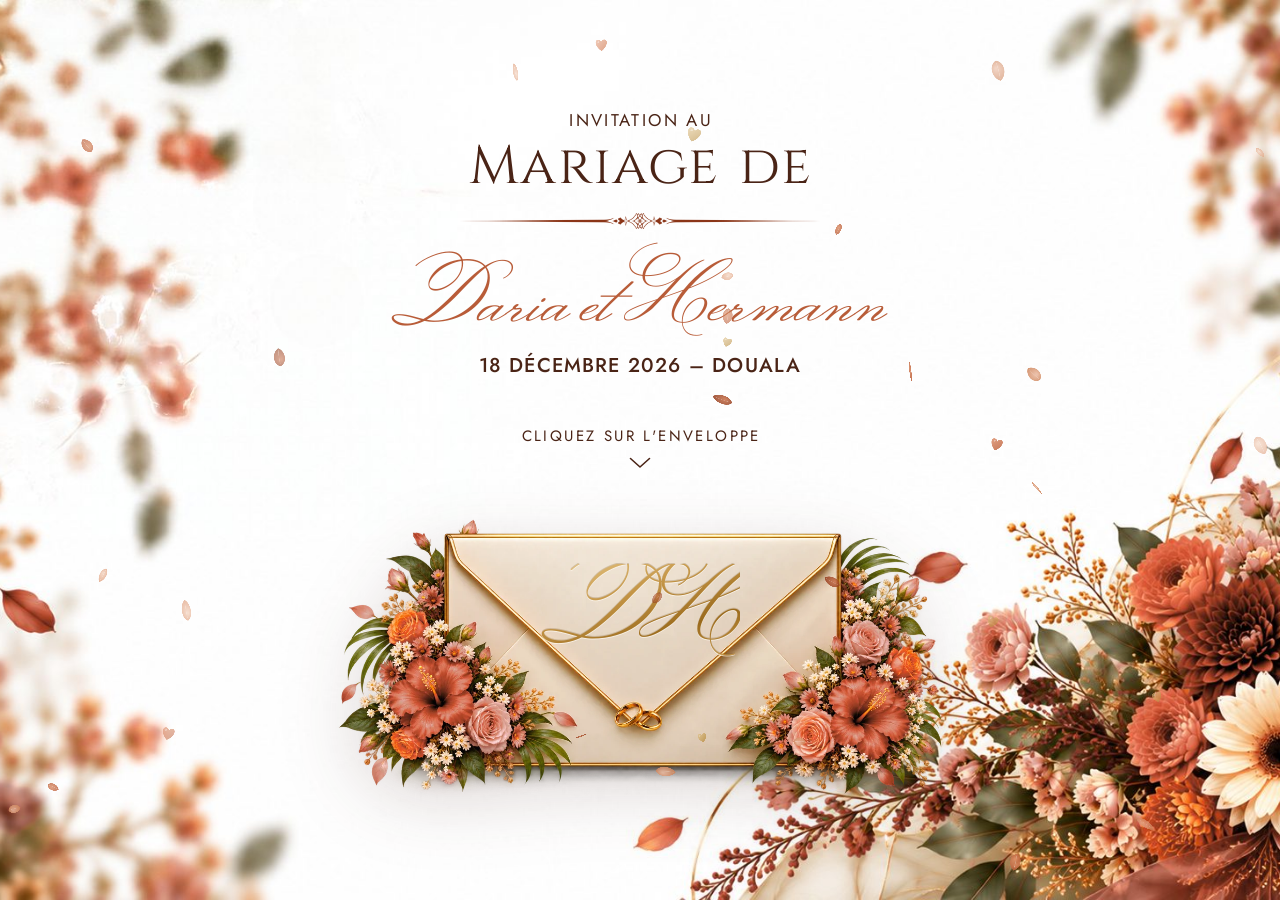
<file: index.html>
<!DOCTYPE html>
<html lang="fr">
<head>
<meta charset="UTF-8">
<meta name="viewport" content="width=device-width, initial-scale=1.0">
<title>Daria &amp; Hermann — Invitation · 18 décembre 2026</title>
<meta name="description" content="Daria &amp; Hermann vous invitent à célébrer leur mariage le vendredi 18 décembre 2026 : mairie à 15h00, puis Table des Élites, Akwa — Douala.">
<meta name="theme-color" content="#f6ede3">
<meta property="og:type" content="website">
<meta property="og:title" content="Daria &amp; Hermann — Nous nous marions">
<meta property="og:description" content="Vendredi 18 décembre 2026 · Mairie 15h00 · Table des Élites 16h00, Akwa — Douala. Réservez votre place.">
<meta property="og:image" content="photo-couple-blanc.jpg">
<meta property="og:locale" content="fr_CM">
<meta name="twitter:card" content="summary_large_image">
<meta name="twitter:title" content="Daria &amp; Hermann — Nous nous marions">
<meta name="twitter:description" content="Vendredi 18 décembre 2026 · Mairie 15h00 · Table des Élites 16h00, Akwa — Douala.">
<meta name="twitter:image" content="photo-couple-blanc.jpg">
<link rel="icon" href="favicon.svg" type="image/svg+xml">
<link rel="preconnect" href="https://fonts.googleapis.com">
<link rel="preconnect" href="https://fonts.gstatic.com" crossorigin>
<link href="https://fonts.googleapis.com/css2?family=Cinzel:wght@400;500;600&family=Monsieur+La+Doulaise&family=Great+Vibes&family=Pinyon+Script&family=Cormorant+Garamond:ital,wght@0,400;0,500;1,400&family=Jost:wght@300;400;500;600&display=swap" rel="stylesheet">
<link rel="stylesheet" href="styles.css?v=20261106c">
<style>
  /* Règles propres à la page d'intro (le commun est dans styles.css).
     Mise en page reprise du modèle « Invitation au mariage de » :
     fond fleuri, titre, prénoms en script, date, enveloppe fleurie. */

  .intro {
    position: fixed; inset: 0; z-index: 50;
    display: flex; flex-direction: column; align-items: center; justify-content: center;
    gap: clamp(14px, 3.4vh, 34px);
    padding: clamp(28px, 6vh, 64px) 0 clamp(18px, 4vh, 40px);
    background: #fdfaf6 url("assets/invitation/fond-fleuri.jpg") center / cover no-repeat;
    overflow: hidden;
    transition: opacity .55s ease;
  }
  .intro.fade { opacity: 0; }

  /* ---------- en-tête : titre, filet, prénoms, date ---------- */
  .intro-head {
    text-align: center; padding: 0 16px; width: 100%;
    transition: opacity .5s ease, transform .6s ease;
  }
  .intro.open .intro-head { opacity: 0; transform: translateY(-18px); pointer-events: none; }
  .ih-kicker {
    font-family: 'Jost', sans-serif; font-weight: 400;
    font-size: clamp(13px, 3.4vw, 17px); letter-spacing: .14em; text-transform: uppercase;
    color: var(--ink); padding-left: .14em;
  }
  .ih-title {
    font-family: 'Cinzel', serif; font-weight: 400;
    font-size: clamp(34px, 9.4vw, 54px); line-height: 1.05; letter-spacing: .02em;
    color: var(--ink); margin-top: .12em; word-spacing: .12em;
  }
  .ih-filet { display: block; width: min(66vw, 360px); height: auto; margin: clamp(10px, 2vh, 18px) auto 0; }
  .ih-names {
    font-family: 'Monsieur La Doulaise','Great Vibes', cursive; font-weight: 400;
    font-size: clamp(42px, 12.4vw, 76px); line-height: 1.12; letter-spacing: 0;
    color: var(--terra); margin-top: clamp(14px, 3vh, 30px);
  }
  .ih-names .fn { white-space: nowrap; }
  .ih-date {
    font-family: 'Jost', sans-serif; font-weight: 500;
    font-size: clamp(14px, 4vw, 20px); letter-spacing: .06em; text-transform: uppercase;
    color: var(--ink); margin-top: .5em;
  }
  .ih-hint {
    margin-top: clamp(22px, 5vh, 52px);
    font-family: 'Jost', sans-serif; font-weight: 400;
    font-size: clamp(12px, 3.3vw, 15px); letter-spacing: .16em; text-transform: uppercase;
    color: var(--ink); padding-left: .16em;
  }
  .ih-chev { display: block; width: 22px; height: 12px; margin: 10px auto 0; animation: bob 2.2s ease-in-out infinite; }
  @keyframes bob { 50% { transform: translateY(6px); } }

  /* ---------- enveloppe fleurie (image) + monogramme ---------- */
  .env-scene {
    position: relative; flex: none;
    width: min(100vw, 620px); aspect-ratio: 2 / 1;
    margin: 0; padding: 0; border: 0; background: none; cursor: pointer;
    container-type: inline-size; z-index: 4;
    transition: transform .3s ease;
    -webkit-tap-highlight-color: transparent;
  }
  .env-scene:hover { transform: translateY(-4px); }
  .env-scene:focus-visible { outline: 2px solid var(--terra); outline-offset: 4px; border-radius: 6px; }
  .env-scene img { display: block; width: 100%; height: 100%; object-fit: contain;
    filter: drop-shadow(0 18px 34px rgba(74,36,22,.18)); }
  /* monogramme D·H gravé à l'or, à la place du GA du modèle */
  .env-mono {
    position: absolute; left: 50.2%; top: 35.5%; transform: translate(-50%, -50%);
    font-family: 'Monsieur La Doulaise', 'Great Vibes', cursive; font-weight: 400;
    font-size: 15cqw; line-height: 1; white-space: nowrap; letter-spacing: -.04em;
    background: linear-gradient(160deg, #e9c98a 0%, #c39445 38%, #9a6a1c 70%, #c99a4c 100%);
    -webkit-background-clip: text; background-clip: text; color: transparent;
    filter: drop-shadow(0 1px 0 rgba(255,250,240,.7)) drop-shadow(0 -1px 0 rgba(120,80,20,.25));
    pointer-events: none;
  }
  .env-mono span { margin-left: -.08em; }

  .env-scene.opening { animation: env-pop .5s ease; }
  @keyframes env-pop { 40% { transform: scale(1.04); } }
  .env-scene.away {
    transform: translateY(110vh) rotate(-5deg); opacity: .3;
    transition: transform .95s cubic-bezier(.55,0,.7,.45) .5s, opacity .65s ease .6s;
  }
  .env-scene.bye { display: none; }

  /* ---------- photo révélée après l'ouverture ---------- */
  .photo-stage {
    position: absolute; left: 50%; top: 50%;
    transform: translate(-50%, -50%);
    width: min(78vw, 340px); aspect-ratio: 3 / 4;
    z-index: 1;
  }
  .photo-card {
    position: absolute; inset: 0;
    border-radius: 14px; overflow: hidden;
    background: linear-gradient(160deg, #fdf8f2, #ecd9c0);
    border: 1px solid rgba(184,92,56,.25);
    box-shadow: 0 26px 60px rgba(74,36,22,.28), inset 0 0 0 5px rgba(201,165,94,.22);
    opacity: 0; transform: translateY(26px) scale(.94);
    transition: opacity .8s ease 1s, transform 1s cubic-bezier(.2,.85,.3,1.05) 1s;
  }
  .photo-card.show { opacity: 1; transform: translateY(0) scale(1); }
  .photo-card img { position: absolute; inset: 0; width: 100%; height: 100%; object-fit: cover; object-position: 50% 30%; display: block; }
  .photo-card img.hidden { display: none; }
  .ph-mono {
    display: none; position: absolute; inset: 0;
    align-items: center; justify-content: center; flex-direction: column; gap: 4px;
    font-family: 'Monsieur La Doulaise','Great Vibes', cursive; font-size: clamp(40px, 12.6vw, 58px); font-weight: 400;
    letter-spacing: 0; color: var(--deep);
    background: linear-gradient(160deg, #f6ede3, #ecd9c0);
  }
  .ph-mono span { font-family: 'Monsieur La Doulaise','Great Vibes', cursive; font-size: .78em; color: var(--gold-deep); white-space: nowrap; }
  .ph-mono .line { display: block; text-align: center; }
  .ph-mono .fn { white-space: nowrap; }
  .photo-card.nophoto .ph-mono { display: flex; }
  .photo-card::after {
    content: ""; position: absolute; inset: 10px;
    border: 1px solid rgba(255,251,244,.6); border-radius: 9px;
    pointer-events: none; z-index: 2;
  }

  /* CTA sur la photo : capitales espacées (le script est réservé aux prénoms) */
  .open-cta {
    position: absolute; left: 50%; bottom: 20px;
    transform: translateX(-50%) translateY(12px);
    opacity: 0; z-index: 3;
    display: inline-block; text-decoration: none; cursor: pointer;
    font-family: 'Cormorant Garamond', serif;
    font-size: 17px; font-weight: 500; line-height: 1; letter-spacing: .22em; text-transform: uppercase;
    color: #fff8f0; text-align: center; white-space: nowrap;
    padding: 13px 30px;
    background: linear-gradient(100deg, rgba(138,52,22,.9), rgba(184,92,56,.85) 50%, rgba(138,52,22,.9));
    border-radius: 2px;
    border: 1px solid rgba(232,181,154,.7);
    box-shadow: 0 8px 26px rgba(74,36,22,.4);
    text-shadow: 0 2px 8px rgba(74,36,22,.4);
    backdrop-filter: blur(3px);
    transition: opacity .6s ease 1.7s, transform .6s ease 1.7s, box-shadow .25s ease, background .25s ease;
  }
  .photo-card.show .open-cta { opacity: 1; transform: translateX(-50%) translateY(0); }
  .open-cta:hover { box-shadow: 0 10px 30px rgba(74,36,22,.5); background: linear-gradient(100deg, rgba(184,92,56,.95), rgba(201,123,78,.9) 50%, rgba(184,92,56,.95)); }

  /* écrans bas (paysage mobile) : on resserre */
  @media (max-height: 640px) {
    .ih-hint { margin-top: 12px; }
    .env-scene { width: min(100vw, 460px); }
  }
  @media (prefers-reduced-motion: reduce) {
    .env-scene, .photo-card, .open-cta, .intro-head { transition-duration: .01s !important; transition-delay: 0s !important; }
    .ih-chev { animation: none; }
  }
</style>
</head>
<body>
  <!-- ===== SPRITE SVG — ornement seul (sans fleurs) =====
       Feuillage, medaillon ovale et anneaux entrelaces.
       Regenere par tools/floral-sprite.py — ne pas editer a la main. -->
  <svg class="sprite" aria-hidden="true" focusable="false">

    <defs>
      <!-- camélia : ivoire éclairé en haut, ombre chaude en base -->
      <linearGradient id="p-out" x1=".28" y1="0" x2=".72" y2="1">
        <stop offset="0" stop-color="#ffffff"/><stop offset=".5" stop-color="#f7f3ea"/><stop offset="1" stop-color="#cbc4b1"/>
      </linearGradient>
      <linearGradient id="p-mid" x1=".3" y1="0" x2=".7" y2="1">
        <stop offset="0" stop-color="#ffffff"/><stop offset=".55" stop-color="#f2eee2"/><stop offset="1" stop-color="#d3ccb9"/>
      </linearGradient>
      <linearGradient id="p-in" x1=".34" y1="0" x2=".66" y2="1">
        <stop offset="0" stop-color="#ffffff"/><stop offset="1" stop-color="#e9e3d4"/>
      </linearGradient>
      <radialGradient id="p-coeur" cx=".4" cy=".34" r=".72">
        <stop offset="0" stop-color="#f4e4b4"/><stop offset=".5" stop-color="#cda75a"/><stop offset="1" stop-color="#8c6a26"/>
      </radialGradient>
      <radialGradient id="p-ombre" cx=".5" cy=".5" r=".5">
        <stop offset="0" stop-color="#8a8271" stop-opacity=".5"/><stop offset="1" stop-color="#8a8271" stop-opacity="0"/>
      </radialGradient>
      <!-- feuillage émeraude, nervures éclairées -->
      <linearGradient id="p-leaf" x1=".18" y1="0" x2=".82" y2="1">
        <stop offset="0" stop-color="#4d9175"/><stop offset=".45" stop-color="#1f5544"/><stop offset="1" stop-color="#0b2b21"/>
      </linearGradient>
      <linearGradient id="g-gold" x1="0" y1="0" x2="1" y2="1">
        <stop offset="0" stop-color="#f4e4b4"/><stop offset=".45" stop-color="#cda75a"/><stop offset="1" stop-color="#8c6a26"/>
      </linearGradient>
      <linearGradient id="g-fern" x1=".1" y1="1" x2=".9" y2="0">
        <stop offset="0" stop-color="#96794a"/><stop offset=".5" stop-color="#bda172"/><stop offset="1" stop-color="#e6d5ae"/>
      </linearGradient>
      <radialGradient id="g-perle" cx=".34" cy=".3" r=".78">
        <stop offset="0" stop-color="#ffffff"/><stop offset=".45" stop-color="#f2ede2"/><stop offset="1" stop-color="#c3bba8"/>
      </radialGradient>
    </defs>

    <!-- Perle crème, lumière en haut à gauche -->
    <symbol id="fl-perle" viewBox="0 0 24 24">
      <circle cx="12" cy="12" r="10" fill="url(#g-perle)"/>
      <circle cx="12" cy="12" r="10" fill="none" stroke="#b9b2a1" stroke-width=".7" stroke-opacity=".5"/>
      <ellipse cx="8.6" cy="8.2" rx="3.4" ry="2.6" fill="#ffffff" opacity=".85" transform="rotate(-28 8.6 8.2)"/>
    </symbol>

    <!-- Feuille émeraude, vernie, nervure centrale marquée.
         Limbe étroit et pointu, comme les feuilles de la carte. -->
    <symbol id="fl-feuille" viewBox="0 0 32 32">
      <path d="M17 30.5 C 11 24 5 13 3 1.5 C 12 5 20.5 12.5 25 22 C 24.5 25.5 21.5 28.5 17 30.5 Z" fill="url(#p-leaf)"/>
      <path d="M17 30.5 C 13.5 21 9 11 4 3 C 11 6 17.5 12.5 22 21 C 21.5 24 19 27 17 30.5 Z" fill="#ffffff" opacity=".07"/>
      <path d="M14.59 25.05 Q16.25 23.79 17.6 23.48" fill="none" stroke="#0a2a20" stroke-width=".65" stroke-linecap="round" opacity="0.5"/>
      <path d="M14.59 25.05 Q14 24.95 13.52 25.6" fill="none" stroke="#0a2a20" stroke-width=".65" stroke-linecap="round" opacity="0.42"/>
      <path d="M12.18 20.1 Q13.93 18.79 15.37 18.44" fill="none" stroke="#0a2a20" stroke-width=".65" stroke-linecap="round" opacity="0.5"/>
      <path d="M12.18 20.1 Q11.44 20.08 10.85 20.79" fill="none" stroke="#0a2a20" stroke-width=".65" stroke-linecap="round" opacity="0.42"/>
      <path d="M9.76 15.15 Q11.37 13.91 12.69 13.63" fill="none" stroke="#0a2a20" stroke-width=".65" stroke-linecap="round" opacity="0.5"/>
      <path d="M9.76 15.15 Q9.03 15.13 8.43 15.84" fill="none" stroke="#0a2a20" stroke-width=".65" stroke-linecap="round" opacity="0.42"/>
      <path d="M7.62 10.75 Q8.89 9.69 9.93 9.55" fill="none" stroke="#0a2a20" stroke-width=".65" stroke-linecap="round" opacity="0.5"/>
      <path d="M7.62 10.75 Q7.03 10.65 6.56 11.3" fill="none" stroke="#0a2a20" stroke-width=".65" stroke-linecap="round" opacity="0.42"/>
      <path d="M5.88 7.18 Q6.76 6.32 7.47 6.34" fill="none" stroke="#0a2a20" stroke-width=".65" stroke-linecap="round" opacity="0.5"/>
      <path d="M5.88 7.18 Q5.49 6.98 5.17 7.54" fill="none" stroke="#0a2a20" stroke-width=".65" stroke-linecap="round" opacity="0.42"/>
      <path d="M17 30 C 13.5 21 9 11 3.6 2.5" fill="none" stroke="#05201a" stroke-width="1.25" opacity=".6" stroke-linecap="round"/>
      <path d="M17 30 C 14 21 9.6 11.5 4.6 3.2" fill="none" stroke="#8fd3b2" stroke-width=".5" opacity=".55" stroke-linecap="round"/>
    </symbol>

    <!-- Fougère dorée (fillette de la carte de référence) -->
    <symbol id="fl-fougere" viewBox="0 0 48 48">
      <path d="M3 45 Q13 25 33 3" fill="none" stroke="url(#g-fern)" stroke-width="1.1" stroke-linecap="round"/>
      <ellipse cx="3.23" cy="36.7" rx="6.17" ry="1.05" fill="url(#g-fern)" transform="rotate(-102.05 3.23 36.7)"/>
      <ellipse cx="9.68" cy="40.12" rx="6.17" ry="1.05" fill="url(#g-fern)" transform="rotate(-22.05 9.68 40.12)"/>
      <ellipse cx="4.93" cy="34.2" rx="5.84" ry="0.99" fill="url(#g-fern)" transform="rotate(-100.72 4.93 34.2)"/>
      <ellipse cx="10.95" cy="37.58" rx="5.84" ry="0.99" fill="url(#g-fern)" transform="rotate(-20.72 10.95 37.58)"/>
      <ellipse cx="6.7" cy="31.69" rx="5.51" ry="0.94" fill="url(#g-fern)" transform="rotate(-99.43 6.7 31.69)"/>
      <ellipse cx="12.32" cy="35.01" rx="5.51" ry="0.94" fill="url(#g-fern)" transform="rotate(-19.43 12.32 35.01)"/>
      <ellipse cx="8.55" cy="29.17" rx="5.18" ry="0.88" fill="url(#g-fern)" transform="rotate(-98.2 8.55 29.17)"/>
      <ellipse cx="13.76" cy="32.4" rx="5.18" ry="0.88" fill="url(#g-fern)" transform="rotate(-18.2 13.76 32.4)"/>
      <ellipse cx="10.48" cy="26.63" rx="4.86" ry="0.83" fill="url(#g-fern)" transform="rotate(-97.02 10.48 26.63)"/>
      <ellipse cx="15.29" cy="29.76" rx="4.86" ry="0.83" fill="url(#g-fern)" transform="rotate(-17.02 15.29 29.76)"/>
      <ellipse cx="12.48" cy="24.08" rx="4.53" ry="0.77" fill="url(#g-fern)" transform="rotate(-95.88 12.48 24.08)"/>
      <ellipse cx="16.91" cy="27.08" rx="4.53" ry="0.77" fill="url(#g-fern)" transform="rotate(-15.88 16.91 27.08)"/>
      <ellipse cx="14.57" cy="21.51" rx="4.2" ry="0.71" fill="url(#g-fern)" transform="rotate(-94.78 14.57 21.51)"/>
      <ellipse cx="18.62" cy="24.38" rx="4.2" ry="0.71" fill="url(#g-fern)" transform="rotate(-14.78 18.62 24.38)"/>
      <ellipse cx="16.73" cy="18.93" rx="3.87" ry="0.66" fill="url(#g-fern)" transform="rotate(-93.73 16.73 18.93)"/>
      <ellipse cx="20.42" cy="21.64" rx="3.87" ry="0.66" fill="url(#g-fern)" transform="rotate(-13.73 20.42 21.64)"/>
      <ellipse cx="18.97" cy="16.33" rx="3.54" ry="0.6" fill="url(#g-fern)" transform="rotate(-92.72 18.97 16.33)"/>
      <ellipse cx="22.31" cy="18.87" rx="3.54" ry="0.6" fill="url(#g-fern)" transform="rotate(-12.72 22.31 18.87)"/>
      <ellipse cx="21.3" cy="13.71" rx="3.21" ry="0.55" fill="url(#g-fern)" transform="rotate(-91.75 21.3 13.71)"/>
      <ellipse cx="24.28" cy="16.06" rx="3.21" ry="0.55" fill="url(#g-fern)" transform="rotate(-11.75 24.28 16.06)"/>
      <ellipse cx="23.71" cy="11.08" rx="2.88" ry="0.49" fill="url(#g-fern)" transform="rotate(-90.81 23.71 11.08)"/>
      <ellipse cx="26.35" cy="13.23" rx="2.88" ry="0.49" fill="url(#g-fern)" transform="rotate(-10.81 26.35 13.23)"/>
      <ellipse cx="26.2" cy="8.42" rx="2.55" ry="0.43" fill="url(#g-fern)" transform="rotate(-89.91 26.2 8.42)"/>
      <ellipse cx="28.51" cy="10.37" rx="2.55" ry="0.43" fill="url(#g-fern)" transform="rotate(-9.91 28.51 10.37)"/>
      <ellipse cx="28.77" cy="5.75" rx="2.23" ry="0.38" fill="url(#g-fern)" transform="rotate(-89.04 28.77 5.75)"/>
      <ellipse cx="30.76" cy="7.48" rx="2.23" ry="0.38" fill="url(#g-fern)" transform="rotate(-9.04 30.76 7.48)"/>
      <ellipse cx="31.43" cy="3.06" rx="1.9" ry="0.32" fill="url(#g-fern)" transform="rotate(-88.21 31.43 3.06)"/>
      <ellipse cx="33.1" cy="4.56" rx="1.9" ry="0.32" fill="url(#g-fern)" transform="rotate(-8.21 33.1 4.56)"/>
      <path d="M9 46 Q20 32 43 20" fill="none" stroke="url(#g-fern)" stroke-width="1.1" stroke-linecap="round"/>
      <ellipse cx="11.26" cy="39.93" rx="3.75" ry="0.64" fill="url(#g-fern)" transform="rotate(-88.7 11.26 39.93)"/>
      <ellipse cx="14.59" cy="42.85" rx="3.75" ry="0.64" fill="url(#g-fern)" transform="rotate(-8.7 14.59 42.85)"/>
      <ellipse cx="13.82" cy="37.59" rx="3.49" ry="0.59" fill="url(#g-fern)" transform="rotate(-85.76 13.82 37.59)"/>
      <ellipse cx="16.77" cy="40.47" rx="3.49" ry="0.59" fill="url(#g-fern)" transform="rotate(-5.76 16.77 40.47)"/>
      <ellipse cx="16.55" cy="35.28" rx="3.24" ry="0.55" fill="url(#g-fern)" transform="rotate(-83.02 16.55 35.28)"/>
      <ellipse cx="19.16" cy="38.08" rx="3.24" ry="0.55" fill="url(#g-fern)" transform="rotate(-3.02 19.16 38.08)"/>
      <ellipse cx="19.47" cy="33.01" rx="2.98" ry="0.51" fill="url(#g-fern)" transform="rotate(-80.46 19.47 33.01)"/>
      <ellipse cx="21.75" cy="35.7" rx="2.98" ry="0.51" fill="url(#g-fern)" transform="rotate(-0.46 21.75 35.7)"/>
      <ellipse cx="22.57" cy="30.78" rx="2.73" ry="0.46" fill="url(#g-fern)" transform="rotate(-78.09 22.57 30.78)"/>
      <ellipse cx="24.55" cy="33.32" rx="2.73" ry="0.46" fill="url(#g-fern)" transform="rotate(1.91 24.55 33.32)"/>
      <ellipse cx="25.85" cy="28.59" rx="2.47" ry="0.42" fill="url(#g-fern)" transform="rotate(-75.88 25.85 28.59)"/>
      <ellipse cx="27.57" cy="30.96" rx="2.47" ry="0.42" fill="url(#g-fern)" transform="rotate(4.12 27.57 30.96)"/>
      <ellipse cx="29.33" cy="26.42" rx="2.22" ry="0.38" fill="url(#g-fern)" transform="rotate(-73.82 29.33 26.42)"/>
      <ellipse cx="30.79" cy="28.6" rx="2.22" ry="0.38" fill="url(#g-fern)" transform="rotate(6.18 30.79 28.6)"/>
      <ellipse cx="33" cy="24.29" rx="1.96" ry="0.33" fill="url(#g-fern)" transform="rotate(-71.91 33 24.29)"/>
      <ellipse cx="34.23" cy="26.26" rx="1.96" ry="0.33" fill="url(#g-fern)" transform="rotate(8.09 34.23 26.26)"/>
      <ellipse cx="36.86" cy="22.19" rx="1.71" ry="0.29" fill="url(#g-fern)" transform="rotate(-70.14 36.86 22.19)"/>
      <ellipse cx="37.88" cy="23.94" rx="1.71" ry="0.29" fill="url(#g-fern)" transform="rotate(9.86 37.88 23.94)"/>
      <ellipse cx="40.92" cy="20.12" rx="1.45" ry="0.25" fill="url(#g-fern)" transform="rotate(-68.49 40.92 20.12)"/>
      <ellipse cx="41.74" cy="21.63" rx="1.45" ry="0.25" fill="url(#g-fern)" transform="rotate(11.51 41.74 21.63)"/>
    </symbol>

    <!-- Medaillon ovale du faire-part : cadre vide pour le texte -->
    <symbol id="fl-medaille" viewBox="0 0 240 320">
      <g>
        <use href="#fl-feuille" x="112.5" y="14.6" width="15" height="15" transform="rotate(-14 120 22.1)"/>
        <use href="#fl-feuille" x="134.54" y="16.13" width="19.96" height="19.96" transform="rotate(27.85 144.52 26.11)"/>
        <use href="#fl-feuille" x="160.75" y="31.03" width="13.72" height="13.72" transform="rotate(13.69 167.61 37.9)"/>
        <use href="#fl-feuille" x="182.74" y="51.59" width="10.37" height="10.37" transform="rotate(55.54 187.93 56.78)"/>
        <use href="#fl-feuille" x="195.57" y="72.93" width="17.47" height="17.47" transform="rotate(41.38 204.31 81.66)"/>
        <use href="#fl-feuille" x="206.29" y="101.6" width="18.99" height="18.99" transform="rotate(83.23 215.78 111.1)"/>
        <use href="#fl-feuille" x="215.94" y="137.63" width="11.5" height="11.5" transform="rotate(69.08 221.69 143.38)"/>
        <use href="#fl-feuille" x="215.74" y="170.67" width="11.91" height="11.91" transform="rotate(110.92 221.69 176.62)"/>
        <use href="#fl-feuille" x="206.14" y="199.25" width="19.3" height="19.3" transform="rotate(96.77 215.78 208.9)"/>
        <use href="#fl-feuille" x="195.81" y="229.84" width="16.98" height="16.98" transform="rotate(138.62 204.31 238.34)"/>
        <use href="#fl-feuille" x="182.83" y="258.12" width="10.19" height="10.19" transform="rotate(124.46 187.93 263.22)"/>
        <use href="#fl-feuille" x="160.48" y="274.98" width="14.26" height="14.26" transform="rotate(166.31 167.61 282.1)"/>
        <use href="#fl-feuille" x="134.52" y="283.89" width="20" height="20" transform="rotate(152.15 144.52 293.89)"/>
        <use href="#fl-feuille" x="112.77" y="290.67" width="14.46" height="14.46" transform="rotate(194 120 297.9)"/>
        <use href="#fl-feuille" x="90.41" y="288.82" width="10.14" height="10.14" transform="rotate(179.85 95.48 293.89)"/>
        <use href="#fl-feuille" x="64" y="273.71" width="16.8" height="16.8" transform="rotate(221.69 72.39 282.1)"/>
        <use href="#fl-feuille" x="42.37" y="253.52" width="19.4" height="19.4" transform="rotate(207.54 52.07 263.22)"/>
        <use href="#fl-feuille" x="29.66" y="232.3" width="12.07" height="12.07" transform="rotate(249.38 35.69 238.34)"/>
        <use href="#fl-feuille" x="18.54" y="203.22" width="11.36" height="11.36" transform="rotate(235.23 24.22 208.9)"/>
        <use href="#fl-feuille" x="8.87" y="167.19" width="18.87" height="18.87" transform="rotate(277.08 18.31 176.62)"/>
        <use href="#fl-feuille" x="9.48" y="134.56" width="17.65" height="17.65" transform="rotate(262.92 18.31 143.38)"/>
        <use href="#fl-feuille" x="18.99" y="105.87" width="10.45" height="10.45" transform="rotate(304.77 24.22 111.1)"/>
        <use href="#fl-feuille" x="28.93" y="74.9" width="13.53" height="13.53" transform="rotate(290.62 35.69 81.66)"/>
        <use href="#fl-feuille" x="42.11" y="46.82" width="19.93" height="19.93" transform="rotate(332.46 52.07 56.78)"/>
        <use href="#fl-feuille" x="64.79" y="30.29" width="15.2" height="15.2" transform="rotate(318.31 72.39 37.9)"/>
        <use href="#fl-feuille" x="90.47" y="21.1" width="10.02" height="10.02" transform="rotate(360.15 95.48 26.11)"/>
        <use href="#fl-fougere" x="125.07" y="32.97" width="9" height="9" transform="rotate(-174 129.57 37.47)"/>
        <use href="#fl-fougere" x="152.07" y="42.11" width="11.24" height="11.24" transform="rotate(-133.68 157.68 47.73)"/>
        <use href="#fl-fougere" x="178.98" y="66.35" width="6.02" height="6.02" transform="rotate(-137.37 181.98 69.36)"/>
        <use href="#fl-fougere" x="194.64" y="94.8" width="10.74" height="10.74" transform="rotate(-97.05 200 100.17)"/>
        <use href="#fl-fougere" x="205.08" y="132.21" width="9.67" height="9.67" transform="rotate(-100.74 209.92 137.05)"/>
        <use href="#fl-fougere" x="207.53" y="173.06" width="6.37" height="6.37" transform="rotate(-60.42 210.72 176.25)"/>
        <use href="#fl-fougere" x="196.42" y="207.89" width="11.83" height="11.83" transform="rotate(-64.11 202.33 213.8)"/>
        <use href="#fl-fougere" x="181.67" y="241.98" width="7.85" height="7.85" transform="rotate(-23.79 185.6 245.91)"/>
        <use href="#fl-fougere" x="158.37" y="265.46" width="7.7" height="7.7" transform="rotate(-27.47 162.22 269.31)"/>
        <use href="#fl-fougere" x="128.62" y="275.69" width="11.88" height="11.88" transform="rotate(12.84 134.57 281.63)"/>
        <use href="#fl-fougere" x="102.2" y="278.4" width="6.46" height="6.46" transform="rotate(9.16 105.43 281.63)"/>
        <use href="#fl-fougere" x="73.03" y="264.56" width="9.5" height="9.5" transform="rotate(49.47 77.78 269.31)"/>
        <use href="#fl-fougere" x="48.96" y="240.47" width="10.87" height="10.87" transform="rotate(45.79 54.4 245.91)"/>
        <use href="#fl-fougere" x="34.67" y="210.8" width="6" height="6" transform="rotate(86.11 37.67 213.8)"/>
        <use href="#fl-fougere" x="23.72" y="170.69" width="11.12" height="11.12" transform="rotate(82.42 29.28 176.25)"/>
        <use href="#fl-fougere" x="25.5" y="132.46" width="9.17" height="9.17" transform="rotate(122.74 30.08 137.05)"/>
        <use href="#fl-fougere" x="36.67" y="96.85" width="6.65" height="6.65" transform="rotate(119.05 40 100.17)"/>
        <use href="#fl-fougere" x="52.04" y="63.38" width="11.96" height="11.96" transform="rotate(159.37 58.02 69.36)"/>
        <use href="#fl-fougere" x="78.61" y="44.02" width="7.41" height="7.41" transform="rotate(155.68 82.32 47.73)"/>
        <use href="#fl-fougere" x="106.35" y="33.39" width="8.16" height="8.16" transform="rotate(196 110.43 37.47)"/>
        <use href="#fl-perle" x="211.32" y="154.6" width="10.8" height="10.8"/>
        <use href="#fl-perle" x="205.16" y="206.7" width="8.4" height="8.4"/>
        <use href="#fl-perle" x="184.19" y="249.85" width="8.4" height="8.4"/>
        <use href="#fl-perle" x="152.81" y="278.68" width="8.4" height="8.4"/>
        <use href="#fl-perle" x="114.6" y="287.6" width="10.8" height="10.8"/>
        <use href="#fl-perle" x="78.79" y="278.68" width="8.4" height="8.4"/>
        <use href="#fl-perle" x="47.41" y="249.85" width="8.4" height="8.4"/>
        <use href="#fl-perle" x="26.44" y="206.7" width="8.4" height="8.4"/>
        <use href="#fl-perle" x="17.88" y="154.6" width="10.8" height="10.8"/>
        <use href="#fl-perle" x="26.44" y="104.9" width="8.4" height="8.4"/>
        <use href="#fl-perle" x="47.41" y="61.75" width="8.4" height="8.4"/>
        <use href="#fl-perle" x="78.79" y="32.92" width="8.4" height="8.4"/>
        <use href="#fl-perle" x="114.6" y="21.6" width="10.8" height="10.8"/>
        <use href="#fl-perle" x="152.81" y="32.92" width="8.4" height="8.4"/>
        <use href="#fl-perle" x="184.19" y="61.75" width="8.4" height="8.4"/>
        <use href="#fl-perle" x="205.16" y="104.9" width="8.4" height="8.4"/>
<ellipse cx="120" cy="160" rx="104" ry="140" fill="none" stroke="url(#g-gold)" stroke-width="2.4"/>
<ellipse cx="120" cy="160" rx="97" ry="133" fill="none" stroke="#cda75a" stroke-width="0.9" opacity=".8"/>
<ellipse cx="120" cy="160" rx="92" ry="128" fill="none" stroke="url(#g-gold)" stroke-width="0.7" opacity=".55"/>
<path d="M224 153 L231 160 L224 167 L217 160 Z" fill="url(#g-gold)" opacity=".92"/>
<path d="M120 293 L127 300 L120 307 L113 300 Z" fill="url(#g-gold)" opacity=".92"/>
<path d="M16 153 L23 160 L16 167 L9 160 Z" fill="url(#g-gold)" opacity=".92"/>
<path d="M120 13 L127 20 L120 27 L113 20 Z" fill="url(#g-gold)" opacity=".92"/>
      </g>
    </symbol>

    <!-- Deux anneaux entrelacés (nus) -->
    <symbol id="fl-anneaux" viewBox="0 0 120 84">
      <g class="shine">
        <ellipse cx="46" cy="52" rx="26" ry="30" fill="none" stroke="url(#g-gold)" stroke-width="5"/>
        <ellipse cx="74" cy="52" rx="26" ry="30" fill="none" stroke="url(#g-gold)" stroke-width="5"/>
        <ellipse cx="46" cy="52" rx="26" ry="30" fill="none" stroke="#f6e7c2" stroke-width="1.1" opacity=".85"/>
        <ellipse cx="74" cy="52" rx="26" ry="30" fill="none" stroke="#f6e7c2" stroke-width="1.1" opacity=".85"/>
      </g>
      <path d="M60 14 C56 8 58 3 62 1 C64 5 65 9 63 13Z" fill="#fdf6e4" stroke="url(#g-gold)" stroke-width="1"/>
    </symbol>
  </svg>


  <noscript>
    <div class="no-js-note">
      <p><strong>Daria &amp; Hermann</strong><br>
      Vendredi 18 décembre 2026 · Mairie 15h00, Table des Élites 16h00<br>
      Table des Élites — Akwa, Douala</p>
      <p><a href="invitation-landing.html">Ouvrir l'invitation et réserver ma place →</a></p>
    </div>
  </noscript>

  <!-- ============ INTRO : INVITATION + ENVELOPPE FLEURIE ============ -->
  <div class="intro is-ready" id="intro">

    <header class="intro-head">
      <p class="ih-kicker">Invitation au</p>
      <h1 class="ih-title">Mariage de</h1>
      <img class="ih-filet" src="assets/invitation/filet.png" alt="" aria-hidden="true" width="1250" height="54">
      <p class="ih-names"><span class="fn">Daria</span> et <span class="fn">Hermann</span></p>
      <p class="ih-date">18 décembre 2026 – Douala</p>
      <p class="ih-hint">Cliquez sur l'enveloppe</p>
      <svg class="ih-chev" viewBox="0 0 22 12" fill="none" aria-hidden="true">
        <path d="M1.5 1.5 L11 10 L20.5 1.5" stroke="currentColor" stroke-width="1.6" stroke-linecap="round" stroke-linejoin="round"/>
      </svg>
    </header>

    <div class="photo-stage">
      <div class="photo-card" id="photoCard">
        <img id="phImg" src="assets/invitation/photo-maries.jpg" alt="Daria &amp; Hermann"
             onerror="this.classList.add('hidden');document.getElementById('photoCard').classList.add('nophoto')">
        <div class="ph-mono"><span class="line"><span class="fn">Daria</span> <span>&amp;</span></span><span class="line"><span class="fn">Hermann</span></span></div>
        <button class="open-cta" id="openCta" type="button">Ouvrir l'invitation</button>
      </div>
    </div>

    <button class="env-scene" id="envScene" type="button" aria-label="Ouvrir l'enveloppe">
      <img src="assets/invitation/enveloppe.webp" alt="" width="1200" height="600" fetchpriority="high">
      <span class="env-mono" aria-hidden="true">D<span>H</span></span>
    </button>
  </div>

  <script>
    (function () {
      var intro = document.getElementById('intro');
      var envScene = document.getElementById('envScene');
      var photoCard = document.getElementById('photoCard');
      var reduced = window.matchMedia('(prefers-reduced-motion: reduce)').matches;

      function openEnvelope() {
        if (intro.classList.contains('open')) return;
        intro.classList.add('open');
        envScene.classList.add('opening');
        setTimeout(function () { envScene.classList.remove('opening'); }, 520);

        /* l'enveloppe glisse hors de l'écran, la photo apparaît au centre */
        setTimeout(function () {
          photoCard.classList.add('show');
          envScene.classList.add('away');
        }, reduced ? 0 : 450);
        setTimeout(function () { envScene.classList.add('bye'); }, reduced ? 100 : 2100);
      }

      envScene.addEventListener('click', openEnvelope);

      /* CTA sur la photo → page RSVP ancrée sur les réservations */
      document.getElementById('openCta').addEventListener('click', function (e) {
        e.stopPropagation();
        intro.classList.add('fade');
        setTimeout(function () {
          window.location.href = 'invitation-landing.html' + window.location.search + '#reserver';
        }, reduced ? 30 : 500);
      });
    })();
  </script>

<script src="petales.js" data-z="51" defer></script>
</body>
</html>
</file>
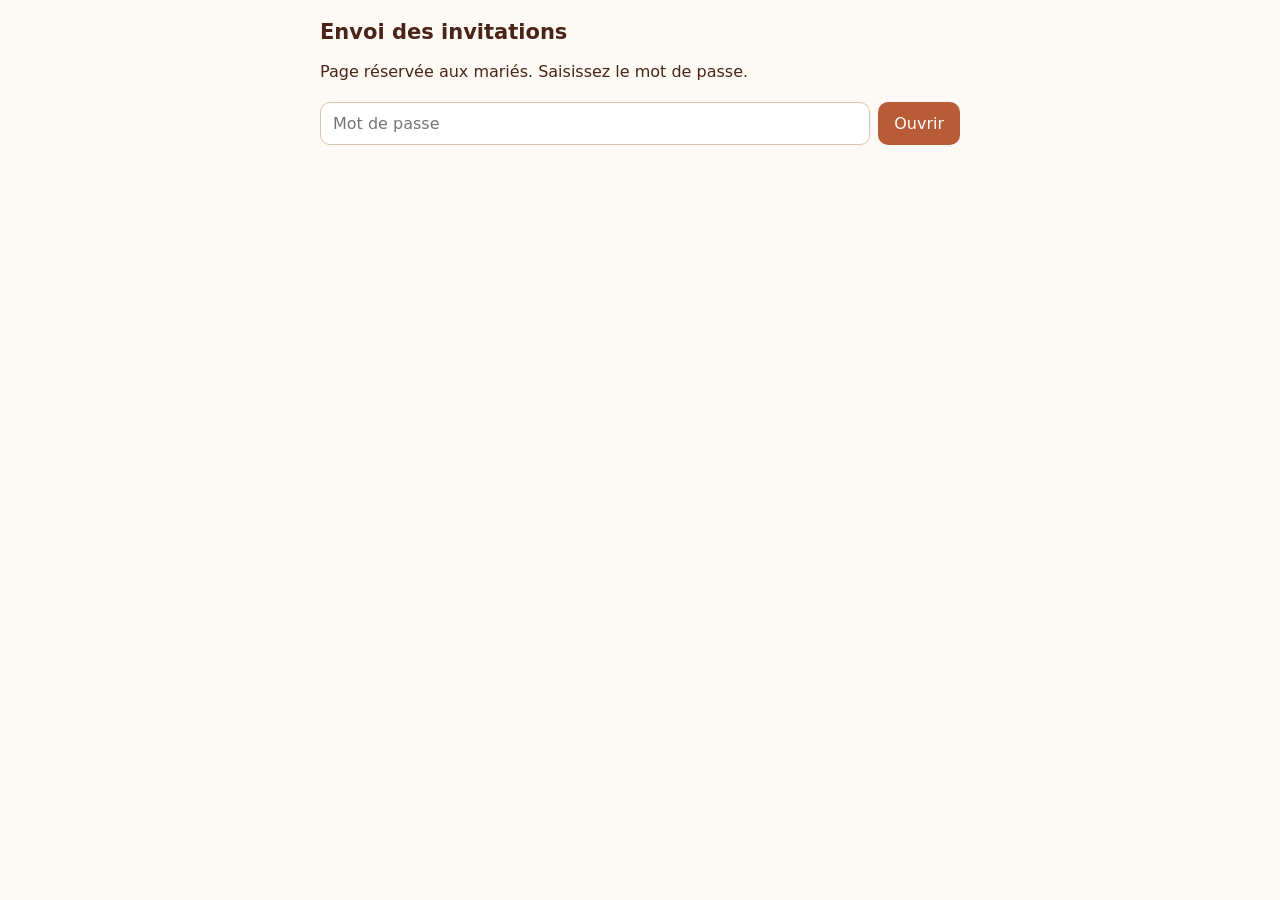
<file: envoi.html>
<!doctype html>
<html lang="fr">
<head>
<meta charset="utf-8">
<meta name="viewport" content="width=device-width,initial-scale=1">
<meta name="robots" content="noindex,nofollow">
<title>Envoi des invitations — Daria &amp; Hermann</title>
<style>
body{font-family:system-ui,sans-serif;margin:0 auto;max-width:640px;padding:20px 16px;background:#fdfaf6;color:#4a2416}
h1{font-size:21px;margin:0 0 6px}p{line-height:1.5}
form{display:flex;gap:8px;margin:18px 0}input{flex:1;font:inherit;padding:11px 12px;border:1px solid #d9c3ad;border-radius:10px}
button{font:inherit;padding:11px 16px;border:0;border-radius:10px;background:#b85c38;color:#fff}
.err{color:#a3431f}ul{list-style:none;padding:0;margin:0}
li{display:flex;align-items:center;justify-content:space-between;gap:10px;padding:11px 4px;border-bottom:1px solid #ecdccb}
small{display:block;color:#8a6a58;font-size:12px;margin-top:2px}
.wa{flex:none;background:#1f9d55;color:#fff;text-decoration:none;padding:9px 14px;border-radius:99px;font-size:14px}
.wa:visited,.wa.done{background:#9bb8a5}
</style>
</head>
<body>
<h1>Envoi des invitations</h1>
<div id="lock">
  <p>Page réservée aux mariés. Saisissez le mot de passe.</p>
  <form id="f"><input id="pw" type="password" autocomplete="current-password" placeholder="Mot de passe" required><button>Ouvrir</button></form>
  <p class="err" id="err" hidden>Mot de passe incorrect.</p>
</div>
<div id="list" hidden>
  <p>Touchez « WhatsApp », choisissez l’invité dans vos contacts, puis envoyez.
  Le bouton pâlit une fois utilisé. Un lien = une personne : ne pas transférer.</p>
  <ul id="ul"></ul>
</div>
<script>
const P = {"salt": "B0CvPzmoQN4JPYWPKharaA==", "iv": "Bw6vFMWIgiWm4Art", "data": "6tlNaYgEY8lOD4qty1wWF49CsvuAL7WZXDzUfOcdC+//YxXDNog8LEChI7GNs0tuyi5wS0eteQ/1RmVcybcvLQtwwXIDcUv4PDS0AtB9qkJrCmgGGdqGWw+tIrGNqiKilCcpl3+DB54ujF+C5eHXijjAC6Y7GB8KvDeQgVKpQ69duREtsYv25+HKPMB5rcSfhwr6dR0oYGHG+S5yaudDg+wJRao4foUqy4/[base64]/TCTXAdvIhkZ81adoY6sYxKfCqKEtg30I700AaQh/89mCQXmGekpSnN3N/hAfF1NBJq+mYRekEWUd2Xr8iV6MH0aENrUlPjwwMMBTPVhdhVCwkgYL6SQvXqRzroEvVajuZi+48B9ioopv+E0BDU4f8Uc82DBLqot1goWgcblNIV2ze8R7mlfo1WoKv96JMy4+/ERvzRlj3Cd4SasB9j8C+7g76bz3a2O1SvjPADwItwsOYz2/VMgees2ZSAfOdeodbMKKmTAwXvcgDeVvliToGU/Tra4TuLls1LK79un5Ekr8zoYa9BRyobpSJHQhfVdXCqZiGbUa0JZ6sikPQEy2tBU0+QT4vfxiESu22+3Hwq5XORa6/hiz/[base64]/Aw4YuNyz9jukpfjDmMOa1hWmfjhTbKvefGqQ1j1jNQ3h0RRLkUdUJNM6TTuCVmRSgng2FTcpKpa28cOcKKr2djUa/0uHW86aC2d5iaSOg9TH0v72GytsDC2Ih+6Kw4VRDevnsF5oIjZRBZEqkQ6tMP9T8SYlXVK9jCA6HUiFq7j4bQhwXXUwFDhWjmDO1oqRE+ksvlQgoXjQV0yNw97EbH3YQn+2i5ZaPCshAm5LU5v+QBt8NBD6Qm+bE0hXm0OpsO/wHsYD/vFU3knRKpNzzrL1gauXu+a/FjtWjP4wzQl9M7ArCwc3ipWE+3XpNtz2cwfB1URV5LBaT/7YO6xVpMf1wzaMA+u9Gz7ApSQx5QH04cIP27fBTrbWMndY/ku8WpcUmeOhkxdNtuHMYHN4qQfKXdKc1iDdGjke9DOTC1Vhbk2Rgyd8wzun0Ik8FLVMdhyRIafoxrZWiXA0B8Iz8yynt4nf08J0C15OVKMLw2PIX5IgVBxNUNQLdsBXeOoqECaSG4564MJZia7ikuemtqIuh4LaTQ7VTiPGj4WoFi/CkQc3/gER8+3Yl6EnEUjP7dv3LxJ5JXm4nVUxrGSYK+OLyqAeVbcm/Ua+NSoZSDSK7ouZn3tp7zhKkad2fhX5/NVmqrKGNAWrplHo9/F4zu07W7coJdxr90J6q+sbjgvPRrDs2i6rXgwPzWdRGKwTv5yp0N8Qe2vkd6FgdZhelZBq/nm60ixa+eEs4Hj8tfqIp8UYnfrPNdOutAPpFc2M6sxzbCASAGabCddpDDhdLUU7zVdQffuxQK1p6rZOJ8kCifCVgE3vVMKdmUNhGn9yl2J1EhFn1W1FusHK+dqkHppWwHFTvEIv3IQ3ckRv808p0ROKEKateBQoGK1wH6Q8aBQ/pl3ZGertIz1Hg9xSP45Sam+v/Yg5zeaiurEXUh+4t4vkD2kq41rtH2BirJNnev0joqWVXtMnJLnR9okzKE08DHEU5t4uN/JmIu1Qx4qQI4V35j1i6MJLY45y9ORIObuUN+/[base64]/gDKP3muJchNFMvNrebcf0t/i01dK+YVMf+6NWSlFF/t/[base64]/eLZQOWYbBzUnRawr3Nzpe5qRXkPzzUDu+YXjEq49R8kz4uawYyQIt+I+6IkAP5nFvcikrWUzUoxQM7gePX/0dZ34phh9Rqg+nW/QQYvMNWj4HF0VqyHLDNSnoRTLB+rwphb1iRzFXPQt2Fn1B//eAWXyqB2W1HwTEBh7PznAZfluVqMHfRdp8qcfbp0QdLSCARBS0GIPvuP8uPUZL/ngJJLSlga4GBydOEr41WKtGldGKIIFObofWg5UMUwgFYOqty+ITDaZWGl/1fW1sI3dhfdxKjCNx8eKn4MxrRHfR8FkQqpZpPv3X88eye/TOK9zDFtDrmjprX50FgsnUAx/J8sk8FoNX6k/oYIhd9BcAdNhr/n5kuvqtrg2BeNfCCI22HDPv08AF2aVx/GvLUfERAPN80SCTEdNGzEnuBUliKJ5AK2l82aiI5DvN+C66c2TbKFefT98M2feBqd0IVWHdx7XMdmteOjtn9JZLp78vi3nBbiG5hjJJtUUTMGomKB38SmlmWfu1eqW7rX3jK4ajIcuyH1BIMbLEgmybGBg5vCpuA3SCXv4QxUj3giGEoLd9CN5ur5vlIm8LIn/bfpLh8scfZ6q7nsvQXwi1/2uRDialYOSv3mopElqCHSpIx4lVK4uMpZGoqMo016Hcs+sRuF+VwdadUvPmR+KkA6HwhLwk9lYJ9to8vQ1mqiXMN+oJst7/lJh6U/LArkIiZr03OAF0m7+UHoO9GSNX4tiQs1MtD3rgg67rZzfxrzrwEkV3cT26bH0yaKA8MfR3tdduDkDrTweLKmrGdgXs/dG7V8y6lOFY/q80uF1guef/8TAkx5O9M2XHFFTLFvoJaAOZFrgfUhCAcCH991QwRB2Q2liO4OpclndyCpdYG1d/BL2e9HP67XFGXNYSpoXMHLuHTvZPt3O6NNH+1PPuT0ewqWMcay1Q3yc/FsaYtIy1Ll58B5VLdmOYgmvK8mQo0Fu3Kgcm0EimA2wb7v4lUkQZEOcBypZVxuV6I5Ye1askBlC6xz7YdSJa+3nVFmBaRdsDmKXlQZmSmzIYjgbzCIlS60wGFBQ2K47YVLEruAraVHrjuN4VY0N2j++La4Dt655cUozvtlUqkVXnaxwLKLrdG5RmCsPvKly1/SUBeN+l58qXDFHEb0BZkRr/Pl/rY5FhBOsWII6OHC0yjZCyNfGaM3YZcOfOsxIOkM/ACeCo1CsJJzr9sXfCPQdtdnaJvs9NqaTfUEWGF3fY+0GWM1awfFxG5dB/[base64]/xXNcqETkzGfTfHGSbq5w9xTOuGH8CgfXtLAVZXVYAVeTUQhxVlc8XEPjVPHbAaQZVjHhZMHSCs+uzsCQfofPbDVafk6Y6yb73JDx2bfbs+jWHTZx97/9U6Eatu5nWoDYCIQrmfsz0W1lZKcEcA3HS3KCr2Up9K9KWYkznmS9spyAqB0m/UsOskWZYRQ8o5CkwDOl8uVJfeDePhZRmBscetWqS64GqzkddgqiVSjBfbM665GpnkTV3fMDqwLTLtCZnTaHmQrKEZq3iq6+pODt1jDyVGlze8Cys2PBN/wb9hnUrjfrHBpCLdESs2adJ1j2tPtz9zecOhafNmQoefPVA9nDSPIAhp5VvVZmbTxALVOfTVSt4hlDH2mwKWx2Yja3zgcIzo2UFZGjZFlHGTEEJ2Osr61WrTwmydiA23ryMLl4F95mih8CEA2uH8GCWa/aLbjMlFnfZn4Xa4uHonhqqJpde37Ok0K+shL3ruDpXRy3pkDx7EjBIslS07A7aW8344i2tXw8C4S1CCRarl/DAZFYhUG3hZ8f+/4lUDt/[base64]/JdVVnKLNCs6Wc+ehVSJLdFVhniB+RlzhOBeoUJHt01FPIlTm15YVTcOm969291878GTeshqpwTSeGviZW5437RGehFDu52EeEGfrcza4ve/FzCRDd7LokXTZtg/Y1NAt86Yjf0xF7qQGQ5IK4tbFzUeIv6AxfPfi7uuVjH4FtVElBZw8bju3aZxQV8cBELxZMiJ/dvxn6O8M1MBU3EtEokMrzuexm4lKj8ikeqXylAVkUDLVnJIsWam7FDSzxANlBk83q36onSxUAfcofSdcPNseS+C9wfo13ey7mi3VKOXyGUj+OrLxSFsgW2UnsWigQR3XZDrU3lwI8kWWyuuJ/mJWfnFjadlgs9P2uj5WjbwHnzlW4sXwjEDv8V9cu+SVrxNw9jbZbRFUd1gVWN+2rcCEqcV+z4w8tEepP+WibAV6gLUmIhCPrvQM/cKeWYyJ5tkVgYfaQUIkGtS7536SD5G0zoKKgrzn3aMK9w5J/q0OroFKpwMNzEPgDntbGx3NCa2iRmNr5FvwOUAstkGLaGKr72rRP6iuyfDpr6vhaMONkgb0hh3t/VqZD9MOFw/13xXisovCiMUik5pSVxWzRJa227UsMdAa33K482q+i9OYKsZQgmQH/VeQGLUId+SAzY5yyhCLB6HVTDUYVXwQjft46OqNutowyb7FF/+HBBJ6usY/7dOam1B/4C9QbfrBz8YduVJom77V4r1kpU7favhzsc03XpLjDPEQDUgWneVcSQl3n5MBdjS/VvhwFfK58d+zUSDjvhTVrwz+O8a6QB5s5Uqqokse6ZQQjP6hQ+xkXyqjpcLqFbWRW51qPozLyO4WhbYmsCs5vmj9AtovSaV5/wwoBSLthmGtQyqyYmzpgCr+bIro7xfZcJCHGzJEArKzzxEhm6KbiSO30vjBUZADLwiDgN38Z9vwwb8UpXvodfdk/waw/OE0qhdmBJoAcfcYInqJescAjBtM38xsps9kcbwzNVNa6/ZKG/ykU+cDkiH/Jt15IrcCdv0GdZbMLD9KFTpkAa5d7RuB/aRg+1WODpAwkE/RVVRJdz39l9i5sfD3q0qrFEDsBz0oVhPHLZwISeBAOGiErYLPD2V1kH1Q37JQ7ON6CltgvWsN8FgaATPNy1IATF7QpRwmX7CQVQC/EffDuT5Tvvo9EFAi03Rkf3NoZc9WYnJhDEHdp6fjPNIqteuyZgP6xHPFekVmYCUn9P4viV24yr+nHdWh2rXyHdHDZMcqKlhaBJJ8Aa/nYPcf/xstd4FKPIAHGA5nXnT/n/JomiGQMa5aZc3yvBiBHPmfcelFTi0cGFqv7v6K4jDU1fOD33vvR3E6IJTbd8v32bEZ2sKuYIh60/7hkq7hniXjqiu0MmBt0N8UfrmOCpvl7hzTlpFOkbfMZMSORDFBtuDvFVvTJMstmyDgwM8vWvdxBwC62uxTpTdsbxSguIcbPJKVZAleH7ElUmjI2V/wcZ5Zvhn/NJPi4bGYmSAJyvlRn/K15OjzhIZN5NpL69GCagPI5uJYMQxFSMP2IIdndWS9r8msWh+tZudI8PIa+Sl8+Ni7aiY85era5AKNVzdHS35230RVHQtgwZJu2mLdikuJTY6edeiqhbvX/AoG3123+CzXD2V/0tVht+MCk06Eyrcz1a8unj+7k6AGmbPtQ5dsH6OsrZTRaVJBJg3+gQcUScpNYNGzblTkfA3hozxE1c9a87jtbvGxwY5SQ1kc2vHVO8+RvFM99oDrQ8UOzm6SjH49uomhaYKp/XjFbORE9zdyb3ukf1fuQbFWgJMgDEHQ1lngHev/AlZQ7KQ6AcxmKjJ+uA1eOCcKH9mxCTklFF735netGTBXx+GRktVLSUK+/xMdhsU5ub1P+h0RpiRtvDvfjd5P5WlKOvSOEut724D6pRORDGuqaVuCjkdTOPvmBa7Tj9wjPWKUJGpq0ZF/LW6/g1fxwSgnu96WHrkt567rUW8wQw5YHd3f4TF9RTXg+2LUe/oz+E6xtE8aA7x0qeRSMjjs/UbkxRqXqNVJqt2SFw9mNlF0tT8iH5w/m9QUAM/yxMYf/UlwCHH/z0MsszhnQiV2XqybdqhN0KhcBznI4by0Ba+EXCFgwZBnoG8hR2yh6weU3FGakYq8yhHlrTPWEsPR8d5xU/837fWdFkgz5CyvRDFsQizzBi1bOjM4CvU2BhHFx2uwKarI3OKRFDxnJ+8jXfqfYzD6SV8nVoGi85V1gRcnkeejsFfpk+Y3ioY5fOjktRc2RnUrN8i/YWmggo0qxu2cLURCFL9xoKX2+UmK6oWGl4boXgF3wvJSvz/W+6PC0U0HDUpym79qXOnwkSkFX3A+oHte+ORQ2JxF4fHq+kMyRJocBAjvB8JvojqYnzKt0rVCM86jqnzmDrsZ32rJ60ByMZcHH/2dB5rj+4Atjw97KVYx1lgHCCB4v3hxxzmT8Ep05lbqFTnFW5j1NXXNtU5YOwfcuRFegzUIpxIYyM0tLr4+26B/GkOKSmFykvLmCQc7wFWOjonsNh3Qo9dbFgk3ZNVQ2DsX+15SfqqKNdEi9gsciJ4ENx3lWaTBqu1tM7OoLutxVNv4qVLnW66C6zoJQvgtoKItX4nc77tH47ZC7Hl227kpU1Eb7SyKwZQsAyMB5pxACMdZ980FGOTjxcA3pJG/2IixU17Bf/7l4TP2MVVzBo5iEGonZDRXQuxURc60OFT4FXdn8afN2qBFbarXQv6wpaz4nrLAhNWwdJ1eVNfxbFmQoXDywlkkquNdn0LVUw3U5epuLqLE+CtRQACI2IVbIw0U9/XPPeKSkd/HDt/GpuduGURngDa23Tvjfu8HRjzU79uGCV9ymxckxGmLnReRCQtihmK3OgoesJBAb1Tz3+K5XXy5UQlXt2dG+8jW/LJvrKoAdOnW/FAcQtjusjoPWnxMC4+3NYoVCALfU+MDYYWjdVKc6bvT16ORGV+KXQYC1fmvlfKHO9iimEUiv5C8GoKqnnx0m9nWyxZu1bNMDLlGsF2phBw9drpHfFeR3urHG+I5DCqnx7lTseQcjn7G5oPAkPP9SKlgDFqALEwMeESZ3OuC7NOXBDWMSrZUT597Oh9/JpCO920X35es339CtY2yByoi+ofZnVwzFUHCQf+pJL+st/SmZWf1Vu2GWGb3hngsHN6VnJ4Dnbw2ZJqr79Ai54e7hdIVAFgOXaQ3nV/dOtyzP/B8/0G9g2J2QvAHCUZ3qs5SawoyXOqowP+Yih5CWHqMTBATFOpNkNtT9Rc0havrvX5kCaXA3M9yoIk5clTcXlJVImjrL+1tAIe/xgH6b641Txz21bxsBcEqqK5k+sGmqwr5uhnLOwHK3KuZJY8wK3nOjsqzTMQSbi2TuhZmgg5rAxtMnwa0usga86y1Yxov8FhAXNGggARNJXPc+9yOPqn3urgP/EunaQK8A1t/1WPr1oRY6Vo1ABQJxjYElzVt+Ah6p3luXalcG3lY5Lta6SQPgyv+HbKIPTMsWIY0S24FhZFJZyaK1SkHyidtf4NEu9kIjXhrCmxlcSjGdqtajixvsqyygTWJuXIYBqSZAkgv80L69SyEjGvp3aqwY29MWsFTOzBGH+W/+G4xnjIcl6772W0VkXqxFI79ANxkgMO4B07FFB2CgxwfgHeYBLhqWb+NjU2+N7d1pKZ0LV3gMVAueHR04JsP6tZIV72SvRTouc6ES1nW3YpL5BNv8np7I5eJdGkEofj6pzKo+quZQYQlKI7q6PQnDRSMTfeakLfRsKkOFWJkZoD3OQefeFu/gnj0b+0p93r7ye9xZIIohQkAdODe8IWXkNbj96GaqeLmzyroavF5LGgi61h3maxd++GJazCMmUFru4CCB9eYJ4yz/K0jPK4zv/P9FTT8Kf82RT2cOyh5doebhLu3eh2g4IFWdQ37uLB0YwzcFEv04RqvvvTeU13mEVHLF/N/mquJlE4+qKhqWJeU9U6Vc8EQVF61St4MPPp84fx+Kauz00ExqG2q+KK47e7MAKASBxrjdTfhEioJsaTnUrNnJU8OZKWVwfzVz8D7GgGgXeiybNA8I5I/Y4zNRe0xqvnf65bJN8dDcFyhlGKjCrtn8X4I4xMKF/Q5r51FEDbRXvu/LAu7ZcrO6ZyClrTcbErp5kYjH5b+ME8naSlFjql4md79JFJ8zc9SnoDFe0o5m76z3QGg6FQmsm4l1IJmGy2AhvxJQhR9d6+/IzlBmfv3KOn7FKs9Rn48nKuCgn047SwbmTWlKbD2CDq6bgE/wy+T1EU2jBUYorLb0j0K5eIf5Gxgvaznj6pV9N3wwIhE6CwcPOlWZu9vzHq2owevY6wDsQfcw81pWxF8BLtzF4UoI+KbDQQLrJr+ApZLENWCzR1ZsVNLCAasm4TlHHqlgyTf0BALADG0+eqKIMgkur/Pr5UXp0oJTCblXigz0t5K1Rjv7FXNUBLiHr1hSrXQjQwD0ekJC7dcDX466dzQdsjKVK1wKUzA5lpbWpmL73TlQm+ETNCUUFW0SpI/vuAzHA91u5V3SNhS9J0F5YuPoqMv2E/bT45sO7IP/F90S7iZl7RaNPObmgtH7ITcbyDBoyGm9f2cShPQp5lM5u/srGz/o80072ieHfi9z2xDxheuJqZriV+lWxcopwBCOU7P2S5eVNsiAxmPvD7Aqv+t5SAt9zvEvOIihl++vOYHmsyFxm64uJn9HEdUlTOh5/bLD2F9/[base64]/1TYVfiTCCf0aKFF8RVOgI7WeYyVDkcQY3L5y6h2IdAz5U6kexY2pxwYVgvVR2X3k4Xr4hbzLqgKFDQaDaoHsbNNfY8u1I8kSWuFj5U53kxHzZw1FXZba23Ze0eDc4VM2ORrFxQSEDOxXFp8xlNCKBLHbJuU1bUsxHsHKtlwtcCZjJUmpdqbrggAakagh7l6gNH/KveZ670HXhmtwOQSl/1J7//dJ747xWjkCT3B4N5uvTpCH1NFHo8rxbEHRZt+SRQWiTagWB0ALO5IQnVPOFe362FvqzdEQcfDiPyu6eBvmauK262QIdjWrFhjMhshnALrpZ3BqrOjeMMJLW5FR2ofc5FWm+0DBgYt9UZGZdc/P0Zij3Vrd5S+vYpn8tQtdM4HCWZMb+f79aPb7tEfR0GjymeEt4LmXliDLQSvQ+1OuWSDSdx1ZDEa72moXzu9bUDLLfb+KEx/y58ZEjFESzRP2X9u4cj2FeRDo0kJSTWDVReXaMBMQKcAVJ6bKKqg59sdZIC9VjCS2TJNTa5HRIyGPX3DUxQQ8ZBSM3libGqs2kECeY9VM4CK7TmDAuYVpaA5VDD67YsAPaSiND5Wo8xLX/KcQ1RsIPDpcn2yS4BHG8x14yw00CkUr6UDZGbSNYMlvi8BPXvaVVLO1SufyQjBEAQ515rfai/XTjUBQfrVo1hC17K1ZoRgWlYcMKkAf6UGqbWtkq09NXcXSfBRKkKjX+oLWbG5O99klcCokQMuKUIpz4LGx0uh/585ru7GkDkc7wKU198lTVjgA9+S2lsornr37Dd79wNM9xJdU3EiNBM3QMBC+qVubeniB+aKYA4FKqXEoDmr5jyEYD62PhOHBqRUQ/1miQi7xQjw+dS/[base64]/DuZKg49BDPELSoxkuJd3KLoUp86SGeiGFWfiusOZ4wNYt5dw0c/CedL0Uc34bNxGiJuVvYf02VK3btJg8VLpMkkzbcxPkxGCJ62BJcadQVpuuPm4ZgTycYi5EmljJf5NWUZ1o4Jfu3ePG0DYlFVXgtdDgM4On6Js9ktXVvx9m71d2HL/H7zdiJKP5XpeBSuqRPvuiPTFhO8i9w6rLD0LmP+x/xIP2mrYeSnJ7Rrf/Do64d2+8k7ra9rU0tEPv9DLG9JduWEcnaP+CF399v/pX3MnSjJhl8W+y5+2Y4d9MeMkyd7/8BC9MvtdCjVQ+KOz1i0Wrrp/tqa8yqcagaZ4vQ55Wx1C+IV0U4t5+naabrIUUsw4V/2OOTr7fE1ugYRV10/Hg98NpGDxWEU++Yo+PB0KL84Bcx93iyzdlHdBHS0siDy2k1mdDukc1nCJKtWX8zlNgAJsbU0wWUKvQDQHbZS2Lk2gTV145kxqAGWID4L5O5/HMTjrM4F/6EKRxguTLH9fpTwzO1W2SanmLcz/ji8zdK47ko/el7A+A7IaxuRK5XeMBtmnLKWpcbo4FkoO/CvW0WZ1HcIUquhlIbwSt53eQUNeotKpIpFfui2FMscvht5P8M7Ko507aHWm55dxixT/Mz2YCRZYFx4D06ebZ8BufZIiAbji5bF4/kA6D63N3cdT+E79cv4ejnonL0atlFd/hOVJOHsOR78qT1gHM11aoxTBGZ71WDeiMbZvztR0t/V8DhMUF1MZarMcOyXq6aDWQL7PEmUcw8UhCJ6zJNGKsX0uglBYV9FrbFR60ltoW1fWaxSqWBuPC1ghW6YGRlEj1JEon8Q88laBZmjISKsxrxn/zMgfEJjC6VbsFGE1N+KYOEvHvaZnn37XqtLdO0ic/vwihgg7/vWdzYZd4s5fcO4ljPsHM/ouo/DLurl4fENlbB7UiKgCTKZWulk6CjMVz2wgJORy5hpd5M8fMRXNj98gtk28JDtJ4sXvOGAB+7WU8EOfBoOpzCa6KwwtISA176F8xG5qNb8sNk8/esoQ6kqK6/99RA9seJWozYGbV/ZxR692LvrFlLw95GT08q/BUezH6ACpOY678kBHA2rZvjrxmes8wUxCNORvCa22m87KLuvxjD2a3zUPujO5HFMB/lzzo8sElndhb8oBS5X6H9OGc3IKbzR1XmNsTp7sdRz8LyiXJBIshomV9wVW/BjMqGicr9/0DFqpjYOcEmYPaSU5BElkuISFxwvgMa8+O8SINFKN/9sbT+frRqBP6315P03h/bVF/LjO9tn3KxUV8CCrPhI//SlEFSJT6lnBx6wsO/36E6WztjJAYFn2batKdSze5l16NyF46Xn3Eai+BYQlWbNkh5XSHZZzk5VG7ndVLopNjQC8MstluXExdtNmZtamyTRkPC+zl4XvfJFY63JG/hPggWL8VVsZaK7RzJasHe8a9UxpeBbCb7JnzZUG9CDxzr+cab5+rkQYHB/5frOeKCHvig2WNHKK0em79GUkVFiNKHhAEd1zDxxoP8M4nfOZtvsSZWsiWIxpAVS37BHp+n1q8VHZN1CfTkuo/3j+VbJdV5+wbk08+RZ19zWKwxoY6mMN7DHzHleqDDbdAK401Enc08ZvgTh/fQGIiKWOE4SrRD6wcgSA5eRzrI6KTQYRtK7K3QtTaZDM1SnIiQuZSHt5aUw4DM4B8V+kfk2uHkvQuu89gPEqlC7KYBkJ9Mzrhj79HQ80CCLJEL3VItetFcqrIQWj8rGB1ijB1cWR/HqhrgXREE1BErXsD/XtyNvchTg30rGgHhGtLhNkZPz8JVB+JS7B6tL9CX3Nw73wPI6wnmdSFXzMj6oRDW4bzIdGE5JpuoWOY0y13W5iXeA3EnufrJ21KK/o5YquuUnCOE/+45Zx4NM1BKQiWaGObhZ/UoyrrL/YYIanMHOnLper35Ofca1zudGENJkm6W/GlIfHD3n8ab26OAi+zK04I1+yiK6RHECU8XIOTuEkfQrWKgAHNXfO8/Q+CmT7Q3MWO0Nxz8HOp0qONSW9v+wwGe1JVNqclLDZllSugsU6agX6gcCIuXLBlEoKf20mYUrVFwIdIV7mslRuOEcTLW1weHtoRrYnd9B0ilcvtyRpm3o5/c0Ba3+34Wcn7iyoa/a8evvfZWbsGLo72+MptTeKlsOeaLZQsrajzWJYSZFLOSgHXiO6XYG4Mn14b0efy58Rg8D9NC7sUkxNilKtFn6gEGiZV6+d/OYkRH/J6PThkOPQL+kzPWiD7buYohbl/M2uL0T+jOtDFtAllIhjDnY8lHloXmWev6ezcVkXVQb8L+fRv685wFd9yZWU5oEF8rl+cmZ3L1GMEKAp5X+B0WI2uJHaWs1BFJQT+/[base64]/qSwkFFQ5wT6Jn+Za8eLszmp3fBEhH1GLxHJXu/+iWVAuHO6PvhGi4ht3Snx36WsKPd2DECKNE2pL7M00Edni87i39lgVmRKYmCNK4XkRlAwD11+EPFvokC7wsl6SByqQ+qyP+8lxGurMyKNqxt2FPssAD7TUW61n/dvmtxhW4q21zmGjIjalWv5/qVzt4ausYzvgvR588sHxWbrps3eMmvjFYFgTp+aKC207mu0lEcIO2ACnwAk62chGqwPA3HAtFn6l4Cl7mHGdpxiAaAnlgX0hQiCZY5h653VK80Lg3rQDu+ECcfARdHuZtghIu/llr9eoeC5XzQHt1D/at/o9gbo6nc+VkwXRYVSMy8+pMbLOEeNW7udisaXykWCOcCAfZnYbNMNx9Gd7fqUqXV/UpP2UQNNctpRQ/yz5g6hFqMlyvBOu0/k5gv5GAi2alZg5/LYMi5qQ1KDZVaZBIwmo67s96nUa+M+NpIYfu4LbEJvi4sPhBGmr4eRVjCnYQZEOIf3fWmqP04BWfr2JM6ZOFa8w+vsgiV5I3B1bcdJKI2a4mi3ihRIlO1J5AppZRbUKbL5T/X0sLs6CLD8VXKVpKH+bm/b3KNoo1L34Mii055oco+6SUJFyQpYAZF4mMkzExNSb3l8Ixd0kRf4OpQwjFgRZGtn5+7Q2OPPtxGiSkd9ZNlzMLX+s+PyQFe5pn8cBtUKaOuXLQdkC2NwkaFKNUvrNv0kPtPFnywIok/iIt8qn285sJBs0l9Q+Zl28/x+G7T/v07xtzpWKW61VDJM4o5IpKktThOZZf8nhNdESug/hZiYdYSbfNyt4lfmjbJd6HfsxBfdbKPmldK+KgcFGdtXktNuPa4rHw75J6SvcYD8kxHun4055gDWoRcm+vfBJsGYtvPZu8SsO95xR6HiEVBRDfGqnIGGfeOCAT7Wt0zcGs0B/CtbjDm/I978+lJp6nggA7YvWUsaicKGfV45WbfbhUpHVEgOCtKb4vIuF5GI8jbrxXdPz5v9bCl+2ea5jWoqGXYugSJujNA2RpcYnnMF8E8zQ/TtYSYsQYVCYN++NeuI3iFZX5L7B2+3DAL1uQ9ZPABBSA41FL0IfFcdpXxDHRWobMG+dSdecd0j78hcp9N4Mj+BhqvEz12cyrNauWxOMHtxTAmCSO8J0c1d4Q2OhY/HYkaRGPrMSvbTszsIVI9QJJ/J+ReadcyQJqKK3kWq2iz+QiCLezd2yPPTHB9LeEquXe7JTdk5pP89TH5RJAtPmxj60+37IYn0ghGGYyckLs5K4bRCyVnrFDEpJPDtm5feU+lOCyBZPLF0rcNqE8VUaTOe7wqViKCOQJ6FXaGDTkdrcAIHj2VBaVpli6R3u3hbo5ZkQPCHBQ36/7ZUmM7lGZhyFvuE+lgevQOU3CUu64r+4u0EZ6p+MZaYVWN0dBASLqdFiM3+WWHUCjhkpnAn/rVHEIfj0iAbxcsQgjccIVNj6RVA0/69sigivQA/R5pM3lGtmVlP/ojTK9LlxkpPhc2PkwyqRHL7yRoCqVu83/t32wrqkyUhm5hoPJcVJuwkcDxxVQyLXavwa9C0iAzfzSPh+8wLfgPyKTzPiZLD1ZvwVLQmKtELFfK+UL3zGTOlOzIPolDFx42n8FusNHn2I0em+AA9KlYPYB/785m/q0VTlaBXeu+ocWzU06U4Ie2MyUWswMhvEcxEJzPw9r8qp4fRhl1cb34JXb4wjj1dQxkRN52Vx2ijV9/vJusniYkHenEotnEFaowOrnK/2pFA/Sxxhtw9Oaaj7kHPOKmwvR2rAOuQiIkpAcWWLwUoqCmx+D1SOwUaMkDgtyW8AwKFWwrmJfR0BKke7dD6CGUz94VYnb6BYGBIbV1vj+htaFzG9RZN4L0ggifkt2vgGtuVJpxlp/bWyGUMt0+D+1/GytiTlyL9qCGR2ReLH3o+WC4akJ3/1xF66lVzASien5JL2nvS/AFOtSUgfj2yAWN4rbZl8S0HG3GUZUAQ19nNKLDQ7HLm8oYtpR8aUkmPYQ2ienyaL8BJk+4G8nXwI7D4FSiQMaEkoYM/KIklNYVJbMN04sS19+zGbDLE9DcpQorLGCWt6Gm2FisB5x0I8WmKINiqwdwD3QqJhul3jc2vd6F0LRdSYJtJ/X8FH7XzvuuqJNF2UISAJdMsqNeBFujZPiYcRPhzmQOLvFqgnYri2BsbmKHfT6b4QtCraHwVACp9hllr5UhN6Axk2rPFFSpBFVcZTk0tgus+DyHH94F7yUkwx0bkAxI0/awVAnQwKBobQa8LNPrh98AQK/DmkaV76UnxYtyo2nY+N65zpDTjVYj5xO1ZmGLtjyv+MBxeds0cbE2IxSY0ecO0zT+js9ecTHbwboNjmVcGlhnEveBKNc5Z+FyiD4nPx5uUQ1bauEz/iujItwSX8gj+3kzTEZ52bxb33xD/+0G3DzR37RvTRf8s7+YmM4yVoPlWKYg2jrQLPUH1VM9EjApWu3Hr4SyjgKs4OJL22DIynDZiGsISpe8udEfGsQp8zJefOAsUz366jvilYomiOCzz2gqyboicS+q/DqaiPxENqDWZxcd3oADY3oi34KV3U+rgj0xoROngJIsc9/UIlUWJqei/ZVlmR9rumiCOgGdYXtQXrG7cfbLd8JJ3nGk6z3JOdaV79Ei9P5DIzXHzMoTVFYxAGxHcMhTD5c3bfIHZxAcKCuurAZ2bUfoZdbA/emw96YRdpSlaTYsha3Pa/G/ZIL+E9LfqbETDdjrsIp9NuQ0U2iVM/yupIWK1aoVMX30HhXcuYuxqBY8lUuvCbaGSC/+V2h4qCTJ4TkY7U6E696Raj+Zup1Q5hYABuuQf/EMSyrTD6iS4J7NxV7fLN0HKGk6UllUsbHlpTGO6wBKX/aBC4RKgg2GRqj6AGxRk8VCjXhIePzDwg7pME3AhpdwBTPUoEEVWtFXghjAS6dD9VNZqnZQnPZh+CsJW08BETgRMptAvFnQHY2Xs/FcxVK25TYrwu6CSoiDc8eSO+tAx6ZKni/Lfa6WFzSbDs/oMVzrN9xHJC4lk00YmCLPSH6STNkQ235P8HMX3aCSWDeepEvxXpTguxriw6wHfxvPleYyxi4pR+n+XsJn/Jq88NTOD+H8CRQITIwW/6GbY9sMFL1CXYN5k821oS1czTAiHvcIitrZb9QB6OA81M/40DxV6gpJS1UJfNO9AaK7QY2KKpBZ6fbuxRvXkQj7v3YUmRD9ZRfvbqG38Q7rcDPVhUE6ZgSSk9fBYmszQI7mPtDnl/BUv2OalBnav5OzBKM8rC3PzdALyUuCYCeifIhXHAMBtgg0MI2FrxhavN+Grq33wgCCktoExwntElXkRvKmKAmSp/0fM/D8vf0uWDV+6Fi8A5qoC3djfO5Nht+rmA/kSqUMEAoNdZ/EcL7u5e/jGB/Pp5lvt8MGhi58EROIg/nAd1BhLqtuXgHTO6etMPS+QjYSy2gobbhJOdwoRu1/ybiU1EkQcBv9XTuIRmuTlaorFCs7S+9bdHM/jXfZXcf9LMqZOQrguc9p5o7y9HysAIuXmF3jD8s8FdVqhxHpW+cXwolVxkojOrEl2GwsMcx4cvZAUIJE5eLw48WTUr7B6knE1WUMT1GEypwp1HS4YkNruAuonl0OcyFe53UWDxxctNZr66z/glf7HLw8yhmVGAFWGkMfzzC9kevmA7mqqzsnUE3PQzqZYejAlvFEceChKsab9lbQnJyCfWu56ycFFsqLKREEe2B2IoP8Mz/fGY8gHFtSRkTtng9C5QpZn5S4oPN8pXVNPWdKnqvpNHNjGUKrNPl4nt9GmzLA5AXcUms/DZeoP3xh/KFuLyH3GC8AN4UgjHs4/U2hMVeL1ZTd+CLsX7LzyZdKv9IuChr0VkF6MFCfeqeXDZ/fElt7agF838UVtp8d7LnmECVXlYV6b4M0FNhs+y1X6okXfQvh3n51jsot8eRqBDqZ3zM3to5ljb/vvDgpPJUdza4gbkzaZ13rugrW9k5TjIn+IhqD1U9SDJmoyPYCM+hkrq8+mNIiiU725Qqzkm2fElTtJWHnxa8FG0ppjRDUzse4Dl79PKi1Wmdk/4CDO7blX8fNUxParmq1d7aNeNClb4mtq2FldGYIKjWszw9e6DAgxEPWkD/yzUNlLiGA6OFW0U/VRo/Q3rpMLuORGW3DXD86T5Bz7JrkZ0BzcaLdx0TV0Ie5gFJvaMiOpw0Kx57I84ffZH/RPGVZW/i2Uysp24zuOo11f8QuZw231NsjYeSLo7oBln9FwtUWPvYTURYe2FLnCvd2iHZDDV6f99hrqWEq1/iv0p9pVztiQclfhNCXjDjt6jCTynZZqFPK0iJ1Y6f/z9O73IcuafscfYgRT6asjl2KdDiZ4GrmIpTgMGFGU55vr0iXQGVzttj+LPTMsQxV3HQXYuSvKqFrv4yG9ibgX8clNb/VpBIIOyUYv6EsGV/H/nHXUWdww8dAmQZWEpF7GMywacbQcK36X//Yq1R0YIkB3LFdM/vCYNI+aBJEGmVuEM/QM/gADGRLjCkw3AKu9rA+KJtn8pz+HcTMLE3Gqweg7yDdTdMXzhxNUpuX6W0AJm9LOXnOHdPwLA/eo9EPvtlgZp48lk1H3bCHjyKHLJEx6pW7XB/nCpw6Yzh1KvKSfyFYqy2wkCCrsPcut4FzzGUFYXF0XdNSoUy4cXfmSllPjoLgsSED2gG+/8rMzKyrL8mrBPtEIjx0zW0LWk7DR+6Xows0D2GeWHMD7j9IGT+QLKHQyHxqb3QZtJ7RpR2ViqkEzXkOTX2I9nkmDfL8aJFFstgf/kYbz+G967uAjB39e8DrwPp5Z+OKKzn6pnKxqqf2PjS3uEgj63ozcCMtv2pw/1s2TNlcwG2YY7ZLFrz3F6HuT21+v58+5xi9yCPrB12xGnfvnA96Muxz+4ogRLJv/7SOmOvO2pNc9CiZchZqDOrFbXZn86TzIoqctwXaJFAZK/PiOBZo3S/V7tpLmZv91M/qYGFS+E2ZuCAY4DTtfOf/VyzMW/TRXqVahA86SW8jlau1NeWwprzQLyA0t6BGEwqylN/4L2qjGNDpaK6PnfdWZmOUZgyrS2ucCi26y4pSmvtORxh7KL0KX65znVlx4RVuoN8UL6tuzddc+J39ptZJm+xh/tc/U8o44HgO+97DFwrg1js6rZN2m5/G87NSmKU2Qx4WUy6X3fAtpuPVeVQo38Nqj7wotPVRualKQqqYG/CjvwDCxkx/l2+DnK5PiQL6YnUW7tuWaapNLVdlNRR9Vsi3nJgeOWgnjM7Pfw1PivlNyYM41O2QgYs/XO2WXvgaaIgFyEoQBjvxIXMu7PIvaYv49mAh7rX6sQtsiuCjLPutC6fFt1cLluCrrsCoq97w811I0FcuZfw6nKVvhgJCRTOLtbkayz/7DVyAWBDgEPSok5i7uvrhVY2dmfDmGF2/sWK2SUkBdGOrcIpV4D91tvB1lweQ38zABx1zIhYnXPqD/oAUC2LZhLtLth3SbtNZVkz13RBjFstNk67Y42XK9h9D56mpzHkxDZswmNX4KbnBlf7YJE3V/gp6Z1rR96+ogKRqbTDbzT9XoOTjVEzaaTXKJ7rOC2MLWd4ouw9fw0LELi9O5uG/hL1V/S9Mwph2+Anburs7x1fM7tCLynH2SbMWBX++UI/dlqxghTTV1btWbinOQXYUSwPsr9S5/SirvsKTS/JUBagnr+5Q2VGDd+uQz4WCg3cfccIL2qIZACoIOGy65X3sLGjU3tTFs65RWEeUwhKyM728SMnbr5ZV9XsXe3SGcpuvs8RVh9BCS28lfgIHi5LQjUoFri1k6FNZ9oCkTvlij+P1QblNILYZoKeP1sMnT/iYylMm5EmmyLCqUdH4UL0sX1G/vbKuPKAAra0/c5VpCjfJefxHQhRBtlVUVed0FwYComjfK/Yl1yWvY1Uuv6/rQvvTMo0eueAPyEQlMwZ3L51vnALb3RoErsg45zHQEdJ0H64iQtvZBIQPAG1ejE5RLf3STCUlPg+okDbAbcuJWo8v1+lcSSGpZbfi5vOaRwssuIx3Ee0BW9dwrVNXA1Pizn/nap7wBQEbzpHnYWotrAC1O6y1veP0c7PK9ZzHqga00B0zl7yDjUVH5nXLATj3hQzzwRaqmrbZCzQPrko9Zo0ortKNJjFfDuqza6gPaYLvYVet75cvKfHG+nHusQgETUwW3U5DmwrtDaB9ly9beqcQ23B1v7c28aQYKBTtwLZ/kWAaehSm+gXgU9tFY+oA92+3+HDEHgUXzIGoV9FmAtKJWDhYwFlt+cwMuthmEOqumvezGFJosoMOJzPCcEsngTYqp24Yrzs6Yf0OvUTtIi7zOoll/e/7Hu2a099nkH7UDO7G/ToEZua1n4Inyfzt/crSKaMYWvdlF3y38+FCq8tZ03xcfcZaWBQx4vbRxmWz1GI2hVRe/jjLmwfIHJXgZ3gyMvlFzF8CRDTyzEDm++7hyDNYDbtKOXNQ53QvDguxYWxDljNE5NwoSkXynsQEvNX9LydstCZpGR5KTQE2BVvURf6g9yN7ws6CzFcywIUgKdluRVwTTlLKnrBvj73SO7KpcjsbMB/O67A6UWMXG/A6xsfb4+ONsUaI3fv4nVcRWRIpO+GkmnwYQh9WWRrGzIeDxPdiF3x25eCb7DcXNnoPuRq1I6xm1pBYwjVWYHYNhxgZwYoAE9k0/FMCCiKMTJbdBs0WnUdTZuVw97bsqMt269lZfNzNKoQP7D6ewGJK+d9fG/i6/eDMu735NTbWco2ugooGJdbIo6z1CQaxwN+/MXOxUBj2fgrwr/rRHJPb+npM+JMIMiJ+915WhtNpfH57FTqh6Xb6VQGZyjOlRlH+Ny/m/7xfIvypD65q8k3wkjU1Uvr4H/MiUxU3RjGXzZfuXtZlOxKjGo7qoQdZ9H3UZJeeoquRmulX7iOwGM3Kj5VOTA/unY6Xw17M0V/lCUY6zlhx35jXpJ33F2qSfpRGErYqR4MixVDeStatG1oIIw3Xd7TEYDhWneewcfLnz3urrcL/4d2LwhiMXHA7smOswzmWaXFE01yOwcwJNTDwANAvcrN+jAv05UuCCPwmW+bSaiMVnJMQTL1KXnwmTp0YNH2xfzA9sqralSJMKck/jgXdb9a7nZnkPawYvyw6Vk7EWtbuXmSCqFD/JUJ9cClDF+N30Do0MOOCYpc1eZlDkRPrBowsd1gAw5ps2dc/[base64]/hJL3bX0nmj5LSy6tAVbiF2LxKEFwmRcPYYCBP8gcfBLstTEPorpD5n5l0DWHTLFrZoVkGn5lnNYv/q/x4ZqrmMHDkYrvkRSnzlHQfG3V0QvI+P6c6kfveTDyzUCNYLM8drHFn3tofNimVws/OMBR4iR1aqQ1Lduh4sIgIXqhiWuY5Ckjcu9v75R+MZMUKZcpqfsDC2RpB2aeQAoHnJHADrcUv53XP6teOxzAXX9lWGIFJmOgxGprAMx774J/OTAFoiuBR9ziI8tqoVxayWz5cC960K20mKPM37xVDymMGokiVP8l3Y7kiDqsW+w0L44lVEqKKWAe33fuTWjONN2c12yVZeed44WJyplH50ehi/6AHaSP2Ih3b1rgwaATxPa4rF/lqVa37MIOknYLp1Hce/Ric8/8hJn2HGm9vvlw3y5Llime3Ug4VCqZwUanDWZbyJ8WxX2HaPhNXRiVkLg2y7wV79K8SCiaFE64xTdSdeeZ+tNEK7Xhu0tkkpXrfiNHHeuM8RGOhJH8pw4uJpG1iGVzKQ0vOsapN/XmYMiYzQMdzx0M6PY5QpHxs8oQtz5aL0HG6oPoJEPA9QsOoGItXGneU94s7sMrg128mMFTdfjasWWLyC//luDh12Jpw26FkEs/6F1A4Ll9hdINPbx+8p+o06DWKvCMUDuG1DOHbsRg/fA6todYGOzFeXVOcodwhLCE/hkrbt4Aswq3BadkECGqSqzOVEmqvr0UqsNhvFVlDQ6esRdiuCvROnWItcXRNGXKzWp/Hxy/MJPgGX6O/lV9wzyfLNi4ttLCZ6lSLpZOxMUrWPp/Ttz/GavNzzVHkiA/pPvr/3wDNHMn8Gr8hB9VWdCfEUcMorJR+4APfqKWKFN0dKaStKT2OOYQbknL4okzXukhBUIiTQpN/pszy/vkfrXIBktUVoDzsYpEbkSN19luPj4DErJbKT7NtQ0Ib4pyaBTrqq5qxRl6/[base64]/rfAvwaEekKQtQTnmMi2p92bePtILIbXjkuCDGq4+t/Wdj3KDam5gDappAni6nj97yj6Ad5RPn5oQIcIOUNTjw7MmaZ7kfTfdbW1hvfU5K54CpET6i+WkuIJFkuAVfRDjFgC+IXijKq/q9r8tVMGF3hVnObAY1D7EDzTDZin1/yvNx1O0j7724yftBfHwNMp4Cf5tR3bdza8GqyCRSd5mLVQZHuop1khWjQv2+n/SlXD+Y2QCL5ozUDD88/Yl4tCWjkc3mjqG1u/qDSsDgZQzcnNxCGPhAoOZ4LF4L6Dqp5Sq7DKMBKY4F3EvU4E+FoznTGn7/3e2V1CKoNUys3qdYzLEYchnVzfT1cAQTotvX1EQkJZ7wnM7YzGUYjPgJGIxcqTcBJCHrUZ1MKsGgQC2hgDmA7pHeEMbNCK37oYdl8UcfUf5/B1wnqqh729RgTzPw/1xwe5YLOWUDzssxzkQlEteImWcqe1v0mWbyp79USbjBOUtRKWEzg10y3RhF+qaN2SJq0DuV1cUXUdhRnS/dU5szs59CuTDUt14sa8IuQYFZT71j1fBIbAYHX0FOHwNytiE8+/qdBXA36iwY2gBMn2GPazNbvcw8/l9tGxKgJfc8NZM+tfFYTI8f7GLHFhOq5JQcLtubOWLHyOIDB3vNq0GCBeZq/xsyTgn6bjeVDCzAIVDca7DasXe6tDARd2cXXaxoOosNjzV0R58EZx9Zp7P67Y4Kp/LCmV3dYF1Z3A5CGRu8h0hNaG10O7m2wTzTHkHnW5Wn+gMpbFJ8+S1BDHOx42abVv5N7Kdoygc8Tijh+LUwOxaIvpmCSIZKcWJ0buGTBXWloDyF0v96GrPDzxQtrzMPIYrYhNpT9pN+MZp5BJpe3VZND47iom2XJX+jaeeDvZZsqU4MHZc3N5Kl/32+UB1vY2pvJcpvBsjVsr0qxqO4sdX8mGGR1/zuBYObhcV4UKyFGPqC1sSUFYsqvWK0tWaMvJDSNRIUEb6gq2sulsJyoywArh4+5zUhb8bPrqAeUfjh9Ulg/lzBdXUsHBCTSq1zki+fTK/TEbG4FgXJEWkDHykAMYuGZG3dbfZ7ZFbaWevN0Ay3XUfsi5013OGF7T/kOYymOHPBXsobj0tGZh10ICcfKlfSfbPCdh6XnGDMpUqqFUVMhTgD1wA3NunjtxmHhYjE26diR043x/JLso16VwgmcP+bVHBS7+cLipXnZR/wl+6o2IsehJ1xN+jSzvit6sQW2G8HGWmVghVmCdVGYILjxyiEzOrQ8gBHp6D0pTdbcH9/3uT0c98e2OUBmIAS4Gzd6NU+2fEGLghJgrGPAOpc4ib//H3RtbMEgPFPKzAjwR6HK2+7BX9M5b8bOk9GPkVmqBYkg4Din25cciQHswGRNqYuMq9wOo9AxKq8kJmLwFw3KFao+ktGHk89lxMHPpbrhnRSqvCf7VMTjnyD3RlPoGMCuiKj/zJGHDc5vwUFtgCmPMU2h3j1GYvQALtrYKB/fuHf+U8C394u85++bXHu0En/[base64]/QXDg42iahatGzpL9s3Hb8l1jpY1+ls5G7LFbD+NP/[base64]/XuAirnetaRjKebEFUSUWI/9O1rtyU8HWxF1IF+IPcMEzOtMKH/VPpo9RyBSpSKS/zbb9jGyVLsKu5+/wHHYScK30nvwYFHRXscqfd3V9V+kCOngKbk7M/ZlF0zjTFoGVhP4MxuUvxyfE+QtJfT6woXfO8YS+kNoIh07tvWrvLLqQquvDpTpZ6EtgsjoROTnDA/[base64]/+feXQYpnnFgr3pKOhTkPvP/usOTFgP3YbAYuE8GE9+rnBPgdTbHu5TqOvod8i75611oJNc8Fa8cPHs3E9Poegadz2WdQaBdAI5Ux3mx1mAeIPay5OXsig0osf/Qon80NykDzxFJ0Z66AP/9ooXDnw4ZPIVF6eO7vuqvgF+piByFnlN4ZAw4LnrAcJLHGZJ3N2fmpaBYEcpC/pbilv8SERnWXNst0Ixh3ZyVugix7honMB14OYEH/xPkKCYQz5CgJ1VE4sIhAjgt5GYkcgXXT5KKb8ohZ8M1FUgf+fF2OFd0z5XjSI/r5Lomp1os7qNzBZDzv+KU0mz862Vx2j0kd8EIJZn20CrLawkT8WJVwyI84rTnBaU+8FAe4FLOkZn+I002v+XdowNQH2MdMnkkBIDSzfI+zamSROqAF3V7PdBOY4CaLHzUw7nrsmgM+x26Kz1mQWB/91kkh8XhLk/dYXtZy9cjztBBlnFiatZuWR5Gx6l3uR9dEL9wdxcv7Rb0kCqvYEj8xpD1/[base64]/VGM9ha+KajAOhetepMnawsXgL250A8gyacm5Hx835SqzQvArgasRZK2ps0pkegZuc3+xhiHDMcmyA9jz0uotR9wm9t4g2y0OovZ+t67IIUQb/M+dLbvXvwlN1yTcKwpEVVHUzaLyLHvQdMHcjOZj8YbkOCMIj2peDbNu31ZlK35eD9nEAfGL9h8u4KOWUwnSCLzrUYWuwOtR7Rv5+l8eZZRSZdRvsf3ya/d9wAWoWoV+6gELm8HgNw5beBogcO7nAYJmOAh09KBE0vGY1hzcLy1O9J7l1U4vqUS8rKp5jmU2+wRhzWSOq6cwNpCSL/Il9SuPb0jz2BQG/wvm1dId1jubQ+XLweyQe1Znk6/HCqx0qIi2zN4EOUWGvbwGxnEmW/KzW25Cvw/dli56HIvSe5+jgFzkZJVtDF9FNTVYPamC9wgy++gjRrX1S/epCfjg79iSPahgfM7jEkC2UcBSHAiuC8q7DAVS07gwRqZkI9XA+0wlokAp1Bmgn5cePMvojCwTQf3JNQamiJTTsoal6fHzQEfE+LZIa267zt33k2jsREfNxULhUHUgePuX0ud6HQ3WYikWVtTyjXx0ZcXLNYxO89FColUzi78cOwPSUfAa/iqADSZB7r3xQGz13ClYNvFzPA5Po+MG15H1Dx1mavDHjDmO6XVMkpyKQvx/FPi98RL/QeGUd5H7Nz9yMw4eAl0PBLUxVrFQAQthM0rCdmTS+1lMESMlvdpHMKqvrTIeKq8Gso0C99IbCG6ooStdk316Sd1uJiWY2hWiBy4x7dNjMCYhYfGZEHmgsDf74z7+A5e3IZa9xxBfS8aLGm3IqbQB2M6eFcxKWI0BodIfUqFFYp/[base64]/RphQQT6nt3qvpDzsCj/SlkU1QSFAydu/3G0XkM2hwejRiSojutd3Rqx3UeZXfu8bHb2Dzm3kIDq9SKHbwKJvAjZ02ssLHH34tioqRQ8cd4EsaNOhq9hAUPwZaQpU+KuMLOUhwLzPWp1RLYuZgvsH7vSF/pBs+YLTcbCK6CgA0SHxAWtsDcIgCPj7Cz5wtP5KTy82QHGhv7b/qZNdqHKSdTm4ICF0ohWX5T3xBb3eMWrGbTyg1p47mCn56hTAAENQ2rEF1efMUL8AiZxdWb3MapId2qEt4ODmtdgc5Tb++oZDfVxX5ogT7dmFg5Z8QUtKfRCPlwvd4u7johrv/yy3zlGKgzRJONHMbXxBfnFnPCuFltgRUPEwRbVGig5LHFM7Z1rZ20eZQHToKNOrDJIw0N42rlynTBSaKEeBii99cNKFWqtaiHVb8RZd9+JGicc510CkBrb2OufYZ26jE9oqIVTOCIVSgn9ADrh3iRJ28Qhx+Xim0ebUaEZ4EcJxnL9OEnr1pYNUPAngMcY4tlmBZ/aWlT0oKXlTSg+avtKSCM828QX/p0D7xzUFuu25YEBpj0cuCjTA0SYvRVoOUE2ao3Kyd1PSkMA7xXFzZr9aeagJhYN5Zx7ZCm/2TbTGdirzCnam5NtICt8rR+Us/KOHrHMnvh3Vm/xP61N7mt17JdP7B/QJQK/MJtaaPhpBcZ4yfkjLMZZlcUp3rXe7QYgwnfELfzs5C5YkNpxtrTPwyWuqsUyrGEK96IHrGkNMfegHh6CZn7mHFbG2Mz2/RjzWy1+JwzLzVaUt1F9TaZnc1Q7uZb9EPlkYr+k/Suk5yJ5CcWvo6UtVRF0OvrQw/tC9t7zDS8awqpwy6RrKJ7gnuKeoVw8pj8PE1ZtAlMQTJ8CLLqpQrskdMHRNvm7BXUlG2zm9GZTQkBOwCXIJxjhuVNBzRQeIfhaoTGRrCa7wjA0H8ffhdOpc/DYjZjIwHEmuTBv0x7JjJe66Jr7MkTI+dYNESpHUASUy35F0bz/VSMsr2JQppXRUHnQKHLZwbI96I5BPnqlZq/cDwDJy8CPx7R1kUwPw80dJBlMMtKDwvm0CNUW1aOIJsbFBW/5K6IEscQoUAjoUI8bEBC03broyfdEKZDZde3f2YvXe21g0yRFr3R+VEx0fA9NlvlKOkO8Te3cdorrm+0zxUeR58szG3y/ZbSmDVYdE7rra7LKcGlrC+gZXO9HcOXe8E0qL6aKaleYUEroy7uh4rkHep5rlXV4vOTHutSeJnVKNeJdGmE4joT7qCrqDXfpUjpORS+4lBUyQS1MJ479O4dYp9nqrSlHhMwNrHv7X6YIfKytMqzy8yA6eITsZf3bphp0aZSuckI9dmIWeCoYiyNN+W/AK6fCgeT2/PTNHQy5e0cBrBf3qWXFk66a0IF5CF5PnpEgWxbB1VxNZg+sIJ8VGlYjnVn3CmHdbbrmjPuxA/5+zzO6jzARikLstpHmrvQPtor0zsSISPVkTGUJ8wyFquy+8IWqTtKqKBbsieebmiBhY5j9vIEk6xJb+pjnWlj5I8o5M3Bxb6b2tTJ6m+vERUY5svwIXgn++jojeOtiVcGtPZJ//LXZbsmIr6QuZ0Ey4KGDJxD+DiviI5/jttlQ1tbPdTXTt9jbufdR2Aq+2vFtmOV2u8SypbSR4AH20acuug1WSq8WNpIDTI1f0p9cgiLb/wepY94GXfyYVkMXmCw+RM8X4VgPSe6V0NPIWpSgbWsh9w4fiPmuaCcNwvHbUXzh56LUiKvPCSNDEuPZG2Wz22Xpg9t1/vd2k1gh3kSzylPzoIZM0TN48DIEEE/sSJe5oUhRQWvT2ZgZeGjTqbYFXvjLYFvymVuoscg0UViX5+zHFuER1t84VOKtEvvcmg1uG1BpP1fLMtlmda4i67XUgVhoc42FhcF50fq4g6Si6k9X1AFy3YcAcCNhwDdshsQrOOv0D2Tq0BVxeKwH3fdN21l+yFXklIPhPe3bNncv8SND/qx8QSdjndZiiNMmoZy9PRtrE67cacVKqlUw0BJ+bpinPO2hv0f1SEPt75T1wQ9W705lPb6bMacVsaGvWYuZwRExHlFn/RD63qrhLiJrzfX4mq6beTzzCDG6Et4yGudLmzLSemrFS2Bs74cxBFujhN0uLYhUK2pBQuXRhT9i2itr1OhgqKlsZ38uPvC4085nY+8j10oU767M+zVTzDskJkQV/U4dsBf9CA9G6EnLz4ny/iftnhELHGj8I4Cnut/NPBpuO8Cm1EY+Ic5/DhAWZlq6bmvin82Qff17bpRKRh7TnScT4TAXEhInbqbeX3qtLDkvBU0Ou+Mq35yLQ+EuwPL4xd5k4SSxrtW/ANEeqyY2RUDO9TRYUfYKUikzCPPH0eXU6mEDkgnxcgAG3Og1oiyypVyatGWHWaqitDbxM4/zW0M4FhQqVHG5zzcBaVNtXtB8jtvAnYDXq4atrpcZ3aQOOXLWviflgf5gtWH9L0f67bI53GRvwa0kZWPb8Lox9P9VcXEFwkX7zA0wwNWCJmyWiAaHkJI76D2epZ4r+/nSTu0zd66kQgqxnwCPc98BzJL7uv6mMUYgt3ha9bwwX4WRymrp7pchy++5GWSyLetEafe4BQaMVJOBvwnCNSbRN9C+rwZzIkAgt/Sclb+ZSBsNBrXKG4Kk59kN9EfmrF14Q/7gmEIJQBBxKxldM+Li+UpnXusOndLSeM6jzORO4jqrA7QgxvfBkCaN1jCqWpE9Q0IfTrDVtKCYZV8rr3Q5Pf44/4yruT5VZoZdHGDcQXqxlh5xHXPUSklotWctKsmjojhT7DrgkfdYUWnpdlrxlytVuUozrY3Lz/eCihEv2FfPALpNp3gnURB4FD+aMcSAGSp3mTopPBrx4vNVmKpW6jMCFgOIBcV0PJ/jGtwljy6QASN6eGELbf0xXbjcT3ZsajjGgShuKIj+6CPe3qMwRthhyqeYOxjNuNuFDzgOKEIeBgB8c+t9iJdrg/sZBBRM0UmINiHa5XPRVj4u6JqQtwlKwYmIUCWD9G0z3ZK9KzpPjUP4muZKnan9K5ZKVJl3WBebxk/ZaEhPGEE2Fr5rGlm6acEd2D8MFF0Vd+1/7U4LoYjQMXG29TDvuL3uaZq59tLcL6dJ31Nw6HNxUHL5ld+Wrt8YWUoUCWGQ/Fpn9eNsSNf0OR0UbU54hAbEyX1qXTtFU6ypxftTe8vJtHV9DGG9rz/lVb7a5CeNzZ/8F/lWHZ/hEKaEJ+2DnYdMbpqWWGE+NIlG4u07Ul5HqYcu1mpZbgu7SV4mDRGuqHd4/qFlIwdTaLwOiTBKYnEl5hyh78vFBXXsqpFpEOEFx2F8PFy6IeIL0TffodJcH3VMDADfDmtpIPsoB20iySvR+4lfaZ/7lontEC5KBkNxKinbf4OixVmCeWL0uh5/V+byx8XOMHCMUNBIWKO5coXACDT6zS+My7sGXtUhBJg342jGo+JTxTtP++GNAvFvk4V/x64N3ApN9l2HqCB58uKBf+9yLSXPioTkgO6PjjwHNbj8ariRIneyjktyzR8uS9RCzn8pAZq7o6SLc9vEmvOc/Lez1N8b3sxCskGKCWQWhefbsC9zAbv/7BGhe1LlLgUXY6Gu7j0XPoqSpnY14IfvxYLfIKM6J1sLO+3xuN6wQUzwFu26Rm9k2cVIkgfcYDAC6XsIBAYhfSl0WUtqjZaQDFDd7qySzdRIuWrL9MlUdY0UmZBRjQPSfviQjcbcj3F3IKhKma0bnHOeQHua9dTQL2ZZtI22J+xXZnw/P71SWAzvmPW20FpSzZiqZxz3hxKprzbtJiCT8mB96pZxXdGn3Sh0fakQEvEBl8KRnGBjpacJHWMP1fzFF1JlUkIIncn0M8o40lKQmBG9q6awCEcBlSmjx7dRgMdK2LSUaGmOnngdMiCVO0QUyoGeebOsRu5N1k1Q3+CslSOqRCfXhtq446+By6djctDKlU1nU/OaWVp/2ilFA8mB4dSYhK0c2alH34jO+BFgQOw8ACVZox2poVKPgqlTsmScgnGDWfEVOE0wOu8g0Q/W0aavmotG+Aqm6U+C5mf7ohRW7O9LhVgFUjdsr73wsdqdFGRTSW79GEUeLvu2rDaylkIGdyj3d8Zv/Tka+Ba81oaMaotV1MYiVxBhghd32ibOa5/GE8hc/RIH6BOzsKX8Fj93CswkikHGzjHPNBYT0HoyLxBme6GPeZ0UmW1zHCZ7tDQfQoOIWJu80+wMw7AcUkqINEn+IvajR0PFywqLTXijrP7ih9tePNV089tLCvrWert4n4zKW1WtwCFXwuLaFGu79fGTWq/FTY8okkaVA/ckoyElgfMoonLq+TbOVfNM4T3KKI9GKxmTL6sHp/[base64]/qb8LvR4EKZXjlk69bhtBCIskCMl7TqTeSv3Bfuv35wZtKuz6q3gH/DGmoXIK7ha9KyaV8vtN0bZMWf6lMxd++i4KW7KAUV945ney6C87dmQQTetb+p8i+f+eKRmm/TCqLH/[base64]/DTES5cj/[base64]/DgbsZTMB97QvZbx/dn7J1i67pBICp/cjseXXOcLA8xbSWZWdg1CaSDrMX4fHudTE8cDqrDjnc/[base64]/va99OxtoZGfhNUYs5IP3pn0WAVLtFegm1qfVpFiUXfjE6ubDfGZiDcZaCLL7khG16v3T5uzxHsa8sIicOjyvOl7rTEeqDP1AcWB5BLHWL7+kiPC6tJN/7YpYAkxptkx44IolXfEkOvJ2a4X4RM846cRokgKWP83MwLABLhKuPf1aizOf+SyG0mRUDZyve2f3hKEsFbbJxc9cNZsd1LHDKj513KHhl5Rke6KvWgVA8veeFJ54tqVxYkkPXb/b+jybVbPe5xrBW+AFRqHIdwe5JlLlt/kJo17D8+vw/0QseAqBVkem4YRtoxLma/28DlamydUmNnO1VT2uLfwnmMISGp+JFbKCuQYx+voEIPtN0SE284qwcz5VMavQl5thmfoyMdcP+jlfCBpXcQDufoiP0SUDocG6LrhR0plB185qFyLkRYALUF6pqzV7+VfodTJqrS23iTdLIfBqnU2lKfE/4cntZrbbW+9NQKIiIQ3iyb6UAykShFSgNYLFm0YPM10kJYJ3yxzYQhsGUETDMuMiTZHISrPDIACGTIsM5+8e61OJi9/nDBVb9SgU04bz/t7pZZlBGRZXiu39IseUA8bQ3vWGp9RmeJuOO1DClQ/NR8XDySDR5IZ7ft1OC752hcGLUFhTKdcsyXepM6QKpaYg4xl/QWDmhFXysCxhNRSPHpsd11HLanFr/+MFeolT1JSY64mjDoPoKnRhMMSdvTHqSYHL1st3XNBbxpN28qsrxSLEgMM7wW0S66ZWOpV+lyu/Y4vBTb9lVI79d29LVxaeA0wW+SOKA7lMvPzVqlnonIz/XkpbhfTqk1I5eusHaq0V8ObnauBt8GAacE36/JYr3dtV+o9mwSloMKjsana+a8SCzPoV0V6OKami3BXYGDYnapH5OEshDDvgFJ1u38yRXtxMohESCM+IYUd/cDZ6nqSe1a6sY9n5Yx2/1X7vF7lEKz62430WpEGec/cmILeq7IJwBfsivM9wyJIS8CG+xiuxDePZXX2k3TxQh8MQ0GuPru+6KkVVySS7Hz8jHZcEJaxQfbhqHuxA+pszvZXgVllC+9p7h6v1zH9813Fi3ICd4UqU1siwIeAYble3+zAN7h70K6V455LxJRXMvtV9xm+xsk//R9zfzA3woYjvkuwrxrnwgsOLqCUR2JfKJT8SA1kJoHtvfRpir7Wc4j4UuHtvVFtAysFql5JfoXFCy+s+CvsUQ+GlvNiGx+2JSHo1it8o/GORtuEMM8556SY2r5guhF1qsKiIGSmsXMxbvhndH9kTkWdHWNhpz70lxdv+L7JOXoWB7WLULk580ULCbDv5DMWKfDycJGQ4TtOaDfEym3Ld4LNrIeyty+ygWovSDqBoADbD/Bw6sbgzOCUxI8OY66VzeCs4pvz1XVDkaPGOnSHKSkl2NetPH9M2Wj8DzkdDUFf2ip71p75zAYCINisfZVp0nttpkEuwwHzg+cUVdn+amvWXHrjL/YNGdIB8gySt7SQkEMbL2xrC0lt26kewp29jIs1DmGTF+26/kpK4F7pPhOeAvaM6zYc4iI59rAFrfbb/PvbX/ppR9kHbhkfSc/xqI6EJkDg9TN5IjS4ZImLr8F/2yzn1rxxexb9LHC7UyTIZ7RHDgxsZmxRXi2rD7/6KchjIf5Xj/FvyZOw2FsvbNd5Ry/x6zX0KzsbKSAEOSOM5MLcXg/KX0nXocdfeJt6abKgTiaXCCZDSl9Kc4ZEy1ATiofq/+hmxxP4I2R0/PZXvTTw9uZf73qOSwQ0Ny2QxrIqVndGN6DlMQKQt/3tQ/N2C2JCH6L7QwpLEZIcT3rx8J6hvJGQsUqda6/QvUcjLahuIRyqMEBLXzLskaiTtRafj1eT6VMKmoqVd2OAr931nNNJQw3156lit+cGr8JgKhPiUw1VZ9szry9zw0VRAUyH5l1rcYXK8Q7op9LLNU7UCmU5yJGHAceh2xscakgOrNmp371SKYc2TXW5AD8bKYbM5HjnNb+Q97Spv2EU4KCWjf6qEEjMcRLky/AwAmWXdZ8KWuuKMvaGN/QR3wVt3O5RhMomvJnOYCZNTQ/iIJIntjqCpbHY3aQBry8Zw8vhc1oHXNco4JcfyWvmIq/4u4mm961Ucg+jRefZCrJQn77lbJiPGwGEK/15UG15F29LPTkpWMarQ5DSjdSZUtIpS3uDERognfKMd5VGH+K7XSR0glCAVPoG/MzQ9J3AZZVI0qwRksL21AvUgMl9MyfFI2VAtbq/R8FRBFgeK529AWMRInAi9qDP1CeImKyTEbhug//4eN8CxM9yhnbOHBDFkLJqXwXDrHhJ/PvoVDBWGt7PJK/Q3ufGTCgHuU1ZaYuc5KGRpMI48W42CgZfSiVFAyfdDsybO02TiNioWBRfh7w7wKvH95IVnZuhd3ftDFQc4s2puYkvcOYtt0HHrl5Rvee3/fWg4i9EIeXF95JN8STsooJAdUzzWp5FmQMAfL+YtJ0P62rq5eAmGQN6/+bWd3T0zCPXyvf16lTcO1+7uCIxzCGTZyco1p5LTVSl2dqybXqoWnqV441f21iOaWvFZoS/z6arN3jed9+gjGab5mPwTxyHXwCfCxnxPH6J8mZfsgLN8/q1mOcpqir/IVxEUAElEHA24lCdBPPwGiBOv+ieQBlKOI/GrXOxrxeNQGMOzCPPeN86R4kfxngABIX6rOxtH2CJlatwTw6KOOQQGDAVly3r9WFA5q4jJNqLGNOLcGccCx3dqbvdWR4gU3BgSICI48UUtJv34DcqGRgwurCj/gvGn4ORJwTEHBnOG59Iea5oDE3rVJS+CTSN7sUgU63iHFcV4tB5H1uR/zo+ZN+bQDnqw7ZBKSMmupzdVHvOepLekY0oMtXfk66QKVk+6YPMcc1puosAetxd6U4DO3MvWBRSatNzLlH5uUVFuyQ8LIkKIeLH1MJvKzMsKk16r5sw+HQvA2mxRS7oflwspqJA2uXS3JJmapXt3ddc3e/FTeCgVll+SfhqxBNe8znuQWJAoJdDVxgI3xZ9yiA7jy1Xa6GhXeIrRz8NiqnWk4t2jwhk4q/PDQD5LYpoMa1treJ4vJ3ejIYIwxMEPpz3kKw/4gPp9BVFipD5wyqc6SiqRYlayMOwdP5BmLekViE9UYenzPjPKmi89xFjMEPq6+lFBGq5Dr4XddFoMdADYCKmp2vfFRtmrBeSaHXuYlLMRgQow1e6kpJw+IF1fVT/pqnEkkfhKR254eI/4a7KfOlrh1pMjvZyXTCSZmbTiV1s1JL1eMHCDTjAvqLhRaEN4W++K6S5aNMxcEqW4q//BuzMfZm53B1vxnMBjXIPQyhNM/45uIMX0XGd7jdz4D+WwsPfLgsTXu2KGq2RCa93+O5+pX1Q2j2HtwkM6GEnMV+q6JvcqqAkV3aZuzhST1FHbZYN08b7/M1T/VYukuzde/7JpBju23XgC4/Y1bKXlLo+BnHrv4DB7ri7W4ANVNk53K4nsAteMAPc7KPa1mhnK01wzFjoovwB2BoJ5nZyNVvXXg97hXSZVow3kGwcga5D1f0Zz06JVVbKSYPK7JManNIbig/9H0Xwc5QMXeErITgv6vAKCIUV28HXuavz7NyyC+saXbsXjMdRaGkJWfzqRTkZZVvaxdO7gIbHGOZk/wx7AzJP7salZ1hnqNx/kkE6Mi9EYmZ1WJEkDAejKXxmxEVGtQOXqhaCJ/0dc97E0dRxfe3ML4qdQBUVxH32NHrtLXO+9Mz3qISIqnD18yh5td2AQUN1CAJpxE8Cwgc0zAGn0LHbPqKqDLaWJRjlIPSkjLpyVWtIiub6G8Fipjaj08HLFo6Xz+3729g+/GOjD2UhYTmvdKB64oNJ/+Y19tvqFbJYUVzlb2rMnwRd45v3ri6fVU7AMJLs8qYyYtbSjZi+SQI2wU+dZvGNYb5szJwpvL4NBJRqqO8PaC2WukDOs5rMlDwjjmXgg0z3+frth8xSpomQrJipkdBSaJWq+/vhpTq8otip/5WGfwoh+kB1aYgmDil0ZaKZMLz7lQde4kiaLUx/Pvt+2kUyA4Gtnaozm+tThAnr5t/LDlCn507NeJfGNqap9Asp/5gpF4B6FdPBuyqDK++ROBiQ8jqSRrFt5dKtLCx8ubQ5Yu8qhA7ZUjewXVu4WXZ2k37TdqmNJbj+F/nFIz/d+mdi0KSk9TZtd7JQDqnjQ/ESwdAghhdM2fpij6rdPyjS9obwYq43hgNpCYiOZv/nIPCYv5N/6jPOvikryC/v75j15mV3eeyZT6lOL+zBf44HcAh8LiH/SgO+rMyxXeqzZxn/4ELXXZCZcTD1pPQJLNtC6F7LoS/izoCSo2Q1b5OVlxrdmoAVghRMZzAIu0ymvbQYb/CEELPR76YDRyTPHtMBIe+Vn6ieLevW4IKTxZCYEziIb6+J48QdP8cdNLw8OeVPIvCTD7yWrQ5guOU0C/TgEa+xWsMLDIwO94Kl9KuN2VEILXcJsCdUxmNz92AakGnZs4mp+NDB1SRNQq2Nty8OvKdoqGWLHBOKqFze4CIaFEMavYhIinUiPbXQJ83RwvqxGl3xxpr3aATzyseoSkJVH2v/qJ+XwpzVpr+vm/exmSLLNwOiD79YCk4sSkJXyOb+4Up35ra+sq5owrR65PApRTMHZkWPfSm32SNe3BaKEj786ftZIhTkVSzd4xr03A4ZMbsHF3heCyFEZyiqTW2vgl1xWRu2AGY0n57WH3lc4qcXGAo/[base64]/RqC4HWjODIX69qv7Nk621uT7X0PinXHP8pftymXei4CMPpS5ENjEcLVt2tHfvSghi0l7sjJgckRSW2vtF1nZ4XYSweBkZqYMJD8kJ6Nl8Xo+KHVXBbRLZax6mAzv8q5goyuX/[base64]/3Z3a9MuaWICVgdN+CRBnlnGjAsds5iDQaM0jCi1/WtOxJWwPnZ/bNlk92fuBaGgQ3HOBM6MFxejWADxuUi8RBbpLS/Ij4FGzlsZWJXf4V0sDNsf8xiDAo4cIhCAjqEr4NC1odTpbeXZif3u9hQMitbcrK4NIuyOMDSrIkD+os8awxWFDGzZ5d+rcqsDS7Ydd5FmM4deJ0Psuycw1n/JSvUBqQIqG8+zXEFCRVYC1bse90+8r8rtiHtrZuBPmFSxGgogiRP0SZVvuqahMbgDmD8TUPsDSaZple55yZFfNjJnGreS0nHIM3Hc779GwtbfYRl1P7elfEpqyKgXFSkbDeTAQWQ+WyTqbSwF2l6b8wWHooSJZynpqSFX0M4Lih0wZmF/jQfmAK+TfuGRYw3StaTmTKWUrDVCvjpPI9Ul9KScOf/p0YKQ1QHKc8fV8AyljF+m/lzLn2dr1c6rkOW2bvBcijL0tzHb9bHKT7++lr73R22efkRpEjxziFfG5BABc2Ro6jIkotIEA4ZVBQ1+ouTft25hQ1fFgkVL5zAgTR9mYfqU599X1qOXOGQNP1H/qAjlulG3vhQFt8MxqjuZJ4h5s9/IIo/1cbxICMVxrKGLIJ7/Xxyof5gr+jVLZS80iNqFkG/l5H8nC2vlb69qEqVRRlYZXBBdTz9dYybcXG2lxbcLnMcgPXq0/yYOPkLKNpg4K9zqLzu2t4fgRakyAbk1Bqx7GEn787kKytGS46QxUBe3HKo4FyCBSNNi3f1/vpHK6FPneReJNUDrc4UnSjSnd6BVYQUx5hInuetT2WdxuEwXZqQriBYESoPrGItqcBcdSJTvIt0uzzLzfBlJm2PGmFIm74eFYS7TZC/oerLyfKf+bzm3LxDjJAsmG/N1OQa5EmXV8Lp3o2Qz+Ncitt14E4Hd9wGVnSXtDzp21NEM4HOgq+I8C0hjxEOS12FyFLuDiIomMOfR7lzdtSoeH1B0p/A2znM0eVibMoP5V9JxXPTQMPwV+sQQOU+D3Y+DOjfeGd8cLq+PoscvNYHP2uipHQhhMkfH5S+2PasCqOKcMoN92xJmTPSZ46ePQL4q7S2cldgNgSvyZIWGLyEUd4xxdltusuRZc3L7AWrZYKz9nrp/[base64]/dXZqj5B0VGgrPb3YXbTnVV3J1HUz9g+Xzt+PixtU6KUw6js6bsCS7m//77u05AaUE/MFLoVU/oBrX1l8aDONA1rNlPQLIavYCKHfodisVXLYpCPh/ZjG3T9bqqNC5C5QdIfcJt1BfIxlO7wuIHFNpq3L0o5hdNlPyQyYlX8XRTXqqjXAoI4UnW7BsniD+CubzbJjXjuoqMUkSuWPMoweuj2ru4LJ+MOyij8YVvrQiivOX+XGpz5/ASa0DskICForoHDLAmQ/GEcMcKppkiayO5HoJD9BPCsbCrW08d6Prg58wOO/lIOKk7ExKCz/Yz+w7hSFEceCSoslatQvxUxKqACJoGymBkVmzPXMAMy7e1S3uo8aNfjam3qExP6SOK6+ZYbBIkhFmPZSBLSJcPXaz+wP3LUcz27oLu9eMFaEqHU3iTWBVJmJOP2TDS3cg2+ArBE0Vyn4uY2tz0ITijdmoOir/X1Tryw3QUqLY6fuQmT9swGyuViZpqHshR66MkGT229bgmIbjqwkvkuhOBDKYt1V242chFymcWeE2kzgNhI16ekcAGK05UcMnX+PZr/fPgshq+OXdF5kX9fgyPpuTW6xgFZ2jfl3wd4iKu1bg1eH6mbEdxFVZ/svtW0djrkeQzpFC9vK5DHCgD4jDj/MHNrIXUIt0wAyMtkHrMnqttncHn63UkHQF510AkgJSBbIE+c0kiq+nQ+Qnycx75xE8qxuU9KUmzqSvTUHe/Bq9McgJIkK1Mih1QRdaeDKpihOWwfEDHQe5lPJouu3wDR5AruGTg8A7M+yHQDHe6cTU+uaQ0mtj0v8UQab+M+0m/Pr11+hFKjrkNrDmSr2Pd8IUHJsKjjxG7P7owgIpVPjeOXuU0BUp4MlZP5o4l0FkMANcTMF0vFs18KhPfMi11TQk/uD9LjxNKjj6YRH+9NGtNl9D+vvSEMnZ2Etr8PyLqEK+RQZcZaSdzQJHzU1NBjDbcZ2O3M4OcxrgpLGO4Zn1pFB8ACPK9GfnKGoamN5stogreomo8xrdxPgFi/6GU16moJQsH083DaCaQpsOdaLyLMPtD5iYpDn6WKUfRAQaHBByi8Nr0GOdDzrSvs7k/uJ5sER/[base64]/+OolKDylQWMOUOcud+GVWZ/evzGClf7LdmPH7KOUhacGrXz1oLMAkz5DF5nq0/nMEgagktfUTArY95W8HMQzwRx+bW0PiLipAxqo12Ok8o/7/mN/MuVOH7rze5we04B2RoGm9ucBzZ8XmqK1yUONYnWBW3c21Z++b3T71LXdbnEe4nuAkn/+Muo7IYbFEiCRrGYs2jSoW6m+HbpF6I3/w6D2Q9hQWxd3XzaDv4vmy42THAwzBbpv/[base64]/at2Z4lAcOWWqIylz7BomAChImd/PeUMC8ODnaKL5cRlPF9Vurd9gpaAIeuneXg2C60kMSuWe6rQ+ZIPlspPiCOC2FixqQI6Ihvj/rgDCVId1Wve1o2w0q/TbsGLVQmL8saG8BHaZoZ5N2qM4jGjg0AKIVpgENsJFRaP94mZK+4kj03cGuvnnEGeuIAmhy5p2YaOha6PaFZPGa1mfKqg77tmJvI66H/7lpBNhlfvTFvKB9q00ZtARpSEWeUc+DxbbPi8zj4bMk1yLYOG796X9I2wHzlzs3sKlRLLowVcumqwoo8ummO2d8ij67VWys16t1+Bwvnoh5lEaCbL0Lc6AUOruB873/5jWenF8J5lyffhilc8kyodxevIq55d0up66fRsYLOnTcO3xP0NGqbXS0U+pLoKcgHaR5kiwed9HVKSWNOhGJ9fZHu/saiE/[base64]/okShG9tL8LimnQ/[base64]/R/pMdf6COa305OI1uQv1eyi1Vd0Dk1FHGs+tBHUVPHqM8Jif2vSSlPL3ySjQnm0jMY6m4m7ns/eYFFByi4AAalfk8ivebXbaBCvDmTReQ4IA8TqDPDlI2BjJxFUkR4BaPHCFURW0sAKUTTmXKbUpKdTsHEptsJZK7WVv1ul6/S2qDM1zcwzMZoiBSyIQiNx507LQeiAIX3wwbtGXEfA1c6Xf5hAMhjGBrxsBAQVwVQi4ISHAqXrZwELKIddWPHWu4W5C3Mg8o70DLoYrLxcrl/o4JQnRQHhxh4Llj+C9tE3hNgtc/ua+lfVKigVwOz9/7dnXyHA9FRQpZv8nTx4MPkfC6txMuHm24Ll/dxmTVeJ6sMggx/vArGIs9pk5s6P+nhVooGuIedJR7rD+1sStQVayQj6Fh3T1iapkE3evvirWt/2fyvnF2O0IhuvoQ1kjIisSG9x86XsEe/WRwJbk+aWYmm/W1CtW+ne5ErNK581woI1H0NYfEgIbqcFZsLqMU39Xdkk/1+2ijGvuC56oqhXl+VJeoQHZZ46n+g0ored1Z0PsGNl59CsUUAmNO3Gt/cwEgMieylQMM9F51bfvGcK2kUFftgpCwBxe3J+eAOEiIUsJpI/6NkabAoPwQfuWZKKWWkey6TTKCH4EfiOLbxjVXdigtR/0NTScJXR9pL83WIEUbuytxT7H3HiAvku2EXYDeFjST41fibgat5eaBC0s5ws9sGoEcAgloiD6luwF3GpIjktpczCM4ZynPlj0//ah3fcsk0WNQqtNj9OgpiVtezvDAX6uhJYSYoslTL5GlKIPZbAHvNg3XpGKl9cHDaUXtx9TgurQ56gj//iXS4mKe/NLbXzG1Jqj9Uce2t99iOYfNtoD1BmjBktMDo2FkekkHqG340GpLh3KEqSrIO6P4qX/AwcpwvyMo81Wn9omlDzd3OXlZdf6hnTXhBugnjzXpJWTYf8t/zigBtUTVBCMCZvmlRebSv7bIr8x5rTmiq35WFa/[base64]/[base64]/CY5IxcB7cFsooovBBgI6YfJ3zhNNQWZmnVpCGxmGBuwCON/JDijctg+DG+bOZDqhw2EpypddfXHKo8KZgtoySnoj0TBsoRQ5sPYGh1CS+bymaX/mQ7yCeyz3JpYaVBrPzu1kSY+9qAcjVX/yxw1B3IYrnriPgOVT92OJlW1dFdyplkFgVBsQvRj/iWLyYVME4PCzdoJMBxTarajEcuhLHzTGrOkukG3TjyiMcAxqJZxJ8p1PALiKe+LPYttNNLoHmMoY3nHCM0XpqJpHxQVq9ULKl0fsn8G9MA3uRFpTsDHsUX0LUfPB/34K3ajRINWbzqpQ4jXx5riwdaUCAUAwi7HpcuaZxTvqAFbwhDbBgrLBOZ4tUPQMzaPl6yo1YuBG49wPxQ7NkSC2TtYAkBeke7wyUK/llqHAw2/We5GgKY81lUFOpK9m30Zcz3J/3YM9c+JmaJ+LOApWtlW0vyFx7C8g+BLuElWGdHUqFaib9TFRH2RPFnqAaExDIXd7YO1pLfGMVqvW/yKxeE1kCkTwK6RSfrXQDffdlYhBX0dr/bKmGK8tNzqhP+R7kaTtcWy8sn3WhH/U52IKiuFF21pKY9U5/bIQ9EAxTTmCJsmV8PTg4a7Sp9xyl+azCEQlMzyJCyDT7pzcj1F8HX68d1lU3WNyUanKeivIWkvG2z2G1zdy6Q688Fkrtmzg2I5ciTs1lZtpAljQEhzoYYOq246AUKxrlASx6KaVBc9SVRLSB5dRij9XDRvm2pnIlHQ4LeFDKUMsqV5eRVJSxf+/9WIDRtQRVM8tk8TArZYMSM+9vxUKlMOoEz5cGMTnosCDEffL4aJTyLLWCC/CK1tqVzONINwNnwG5lriYREmDFP1gb7FRubWu3NDwSKfOaO8+ps3DJNf5lWx0yWKdrX6UDzhSsoOf2J2Y6KqndjCzENuRCpXgsQW2Ji397dIBYfcZBtJ0x2OlEwYxr2SF82wNbA9vCY6Egq6ae/D0gFvhScWbLgd0tnSDtHk9KEhBvDmVI+Jnv6Mp2h2HxuWe4oavjhs1q5MMufWuL7rsI72EHZXfjuzpTQ37bsjpvhrjiVq1a/[base64]/S6KVLlMCWVsi41ZEI7LbTlvYubk1yudAy7qQoP17WOizdTAN2ApLuULwNCzqnnNx39wsBTtcU90qPC9UsDGxrsX6Fxu4yQMdXo2Jo/HY5qHXbrgmjq7SJBXEqlLADLesBMIekamOIfgG29r056vJsknlNJQAGXCzGOvtN0l72itT10vLMzUy6zYMM9I/JdUveilQDbwpjttF9Q0iTUWPsYB5qzzMTDAwaB775IdJIzIoBkUFFcSHafyvxOneGc9LulPXB9atp4CPzd/nYOgqjba7pxqWSBUboskv+ZtWZHd6Sp59FakMjey2WNEE2HeByk5QPS/7E22hbk1CioGeC8dBetIin9+snn+oqcYket+RIUAtoOECklXufhpQV79+gWW9Bk/0/s0VCX5XE4Wj1L72nkEP0IFwOO6sAQ5RpeFk0FS2mZAHObtfcg2MJdt5g+6lUjKAw/PE1Ka5tIoZHzNF++zG16n1cEoJb6/ysBrjM6EJJH5BRGUUHVO1LtBm2gY0BYH/pTPN16LF2XIGUEkTt727+06P21fDmeN+BtEH/U4f7WaU+X6WCkOFyg9iWgy6VXUrcpZbqEStLfdN3Wvu3+mRIQq64ZM2GjK5Ky9jY/YaUVqWYDxZ6SpWhEwsRubko5ahA2yQ+/OvitqvFKzEARIOokDAmMMFLEkWRSS0CHX2aaBs2D6SwxaZJkg+qfWYOj1Ms+hfr5XWFzZL1BB+J0AVAukA699Z+bjpFrBvdWdyTLLJ1RWBkjluaZrzFoun4uTYfz5gnnKSYvAA4HOspSHOvLtKt7ZNrSMoJMl/ndj3rktmTBEoQ3Q+aXNM6Gi1hvIsQxz5dZ1cymfafW1xu1NYC4QhoPyJVUpoJx/7+bMJnMnb7TMzgTNMlg0j8HgleU4Qbr8Gz5KRKsNMArc51LEMSeJuq80dpw1VEugWYsivIniFTvpc8GUCORwB5WgO+dCUVr4bsnseEVYU8TCUqgvwzk1z/heLCO1jQzuhTIXPQATY7jHaiutLS04noapegnPUYse2nNLZQTST+0e+W/5kFGNaP8EfBPjhS+fpoqnxZf8bWxCizl9Nbr50FE/q0wNxOzA05hqxLoAPq9edyFWu3aLeP77HnAaAwXY6N7eKEEGepcKO51HIqBUc7/[base64]/BWJ/zsBdYGRtymrxmTyQeoN78wkKxnl4ipKovdqkK3gb4miYPwlmZ5oEevLxzxaL/[base64]/iDgi55XMsvVey4rIMe5PvVHEGDbKT0q0tpKjVr7+1bSxUuNW2+JJhyueyHw2Rt/KWC8FqIwCRbaz/9vnzhH1YDs1rxasEVtXzbrKCQ9GwbZ2AFgLh8VA+ZM4eoMagtNqHpssM1Mwwor9JSUFZCW9B5DA+6nS6XvR7qzPRLNIWhCKPzuKkHrb/yvkf6bhiAE3cLfPMMopDbKNgpsRB+Kxq5uK/d4DRKMu/x3uCVhlasbm6kELp41gE7AL664UU+UmA+9RRuKFt60dKnzudGYA9z5uUErSKnE6RzD3PwiwJlJq+gHQlSAp5vSGC/9X9mKtBwQLtHB+5wjn7zLF/21GrgMX3shtP+kr9UeS/aiOBGeWBuGbTNq+n7UoutQ1aubga7wkVFw91yaJpheCnb9KghnEV93gbn7lj/kiMGfzv9/XfIjgopCEM7UitIdhbkGzWQGGlO4fVh6/[base64]/zDbJWmU85kyUGWxJAmWlwiJ0yOaPvqQEOkXt7QL61BnVLXibstLqwFDe9LTq9ro3GNCsk0kAo41SEW7TrhG3zje8CDJQ0gdW1BhWTe+yP7lG4I9LZwI0vwkRZqjS4QRGtDA9np22oWJ1ZjjM8SOZKiG5ybVJ/hotnkH/UE+CShdKto0hrgqqPv2fQas9NPQIScDtd4X6+9kZU8DomXz8+PrHQOKAW4PqKv9Rgm4JJRBWKYJfkIapVBmk/LUF7EUbLddGY8My93WaKz856dxLViISBAEhWy/[base64]/ULvAcue+dbV0x1hVIPqxfwbca+2jzJvJg79VO4XneUQ994Q/qc3RW8ui2PH84/MCCpizlzs9QzajiIBy5+12X/okV9kOOh0ab28+iyAGuUI5mwXBDyA6Y01OkAuTmMuUfHPuYxDPI7QtCTdCeFOpmTwCvOg7UX82KoOncK71IX5XGxT/SZ2URnoGwzhA07Wti4rvzRNLCoT10qy9nxcgO/J0MS7CvoBjWzhbhsKdetUZU1KcoYJQuRYdLdTndeq9pZG6CjKEr2rgggSNoSa+hNgvosi2hDMqITMJepycP00BHNbgDSIHlJ7txTM6gfNv1R+R7iaABrdrlin4iNMvCp4gDyXrNkHS7lnItqvoooH48zeEp+x77wNdIHkZGKztDNFe5/L3PbGJJ3NmHCwWWA9eQRjIipN9elGBYha3Gv2EpHkVl395DldiMqcnZlA4nYa+P8MikMVIfJfWUU8NekfUqHpdSwvLNIfHHtjy2OtM4oJbDrZ/XjLlLtzgO7+P/kxH+KPw2jL7LfpgzJj+Ys9NfjoU1AqTCXwTvWBsatCi5pP828esZxNNNLi21MSexdUBss4nehXpjY50Sws3WV7bDRvi8a0uIWpnDpeIToCzXt64K/N0WbiOx3gXABCO/Bm9qZ1E3s0Pi9dbbTYaUizq/[base64]/EhlfyM5w8tWL0F2VP5ZM30WrBXZit/PlGNNB25l1CQOcVsBKWqccNQwm6XFFfMOjXav7whqrTZjtSeofDoPs7YygeN0pzh6Pietp1JCw5IknLGqAd549HjFtOHfr/WolFYPC3MBlGcywfb6rQSWzGeFujaeJuS6OWY9vv7bymESdx3AXypVYkBsj3YUT0bkYzQneQidBC8aidAkAzlv0JdFo4kBTleSDMQ1+eZFJxp8TcpGhUj7bVlquHme2LgULRMJLqVmAFvM5lu/6836lR/P0AHXzYBgYb6fqrcBQw9/eGVcai3O+rXIKsKbZwOkglmrCSRzDo3GCnXNNgPmPI/QkOt/q806JhY8q4APy5ije4AIUePV2rjDi0UWuNldlJrMnrgCh2f4kK73q4GDtlVZcy6DD/sMuCmOv6/Swrgah7xDZnXomg0d09CDwrP4TiE9/4pL8HkENb+KwKwitTsUAle+w6gJ/Vu8uWkBHqZ1xLoLJIxUGIjQnPnzbEZ9Y2GZhydR5xFLffnep7ZBTCyfHVxvUoq8ZA35Lsu1i047+wCcuIBLy38Cdmk2x+ZNfOM0mgmzQ2ExT/ylR4Yg15/t4EvNjvPVi2NmtSlTP/lAKN2kJZkj9ne0pLyoJxNogDRvqxPQ6DhapqeN1jonOUH8aW5iDpW/V7th9laQCnPaQR3hyE0U7j8GEjK/[base64]/NpzreB4qDsD/5Ea6aZzwTFAYqb/mWthSZgSLTBIwjdXAXgK91O87hZo6+qUjsvCc5GXII4/hvcdwr0lm0uRNQ2nymYq0oXD2JvAQ/spfGhj1IUfKeHcgi/KsbxszNQEOB/b0tfzD+ZotXb9bv6KaY/ghB+cK7U9dHmmau759PTPNywP12IZuXsL6Zycb5k0gCl5xlc5Yy9+OgpVdOt1jsYsDHtEUzbAMwLWJ8LT7nqptGRwBn9iKZ0LS6LPtgTRSHwGhk2wZvx+u67mMRKgOpbyZD9C/+SULDDqP6JiwK7jBEJdLnYlxaHxvIk9Fjloax8NTKUPtdiz+cSX5CWdBZFgrMftARbfjbtEqYIKHBpbpBSDuhl9sW/jL9G7JUSLEOFesj0fnahVYdY6BzNIskCBrlWVX0QFFbK2j3K84F8l0g+TTLcMBG4qcbQOoTpBj2JZyRKSmGeeUGxAHIrzz0j+ZRjISzaggFV4Uuy0RlirnmYMaN3fJUU7/qejgJVLeT30Sc9F8DMUD+7zxyIbrnfnkvVVXLLuSGsGTV3FdBtl7LEEYfgf+LFXXeXFSjapF1nawwwiBZZs9OkxkzlfoO0luwcZ/xJ9HAZioEMk8QIFYeO6xl4Rve/eUyWert6dPrQhDGEM10/5fvbDdEjIX042AslfTBMAMhPo6Y+epGrhjnEmKJach9GZMRHrE0M7XE9tu4dr398w8WWRfVBsDxnTl8jAuL0JxvSiodtWyynFr1AR/HJ6nRyrKbCZcJRc5JI7O7687KSm+zYIxUK/db7pL+DRELZijrnwKRl4xF05uLztr/jvPeeThbx0d2+L1nWsaX6wS5aj7RrS15gBHmaeOyib2LMSUToU9WSS7KSzbfWHCro1fGF7aYdRYZZfbdREBvvbj23ogeTUuNrEtjDVukaI/nm9rJlNWHGOfiFRIFaYnkwO2l3giZUqx04C1Xv5cdyL0Ne5kxoV8HyWafNeqv0jZXrlc6TwvP0K6ON9rEkejCTmAIDxuWR9twETgBHaCB4c/aS+lEiIklrer6iiACh5Hsm/nkgucrBos5ERq83/K4K4WFmdFI4B2/lxHyX2RECeBcO71CsiiiqQ7mbQGeuz5H6gQCfV65Zt0B8Vsjbona26+NqNoeSZCHdGTR8BmjfxmsHxjEWIK8bXLsJ5qZ01aKGlYZcgG5qMOluh2vzfpxtd4pM4rhamKPcI5JZ4sQLHFxrTPGmjwjnOot39RVf/[base64]/VacM3HKogYq9+kbsae4ETfwzM7cWDVT42KOEAfMEbZA3hj88PGbDtv0C+P1T/FoRTADHjk9uCfTIVBoLseGIUiT7UfVmh+xP7Z5F/fwYeKNaHUcLrNvpZgm5hPZTb/WHF79G1wxRqqUKYN8/[base64]/znQ0JN9/2uJ0REamCaN1+k3FogPhiK4bmAyey5HlWsqI7EW5X1/[base64]/0J196CzkBAID1b8BJyiYXgy6UBzKepjbF3eQwDCfvXuHfdOj2uc8Ihu1j+mwiXsEAfAml401trTlYCA7rYnMczpqQXVKbuvwT9VSE69cRvCM6XbpovXt39qO6nqiO8T8t1RI7IrUbTopcpBavTVPVCc9mwbKUOXfM57oaf3OX7/qzakz0VB4hQI/[base64]/13MET5WetX5Ji/p2QevWLed3zAYcQE+jf5eh+3Roc92saZqyjbJT35lcG0xI1GwRNwtXQIjSbAQhxeDVMMXKCs+fHe7uWCE0TIvTj8Cm9OvPnwfpDsp9sYEBfUpBCR7Ke2gUeqlbfNINSQtcHdNkJWpRq5Icx/3frJ2zDzQY2awAukqB17pwL4gZoXZWEerCYaSDuprN2W2gT4EH89BzNxJ6SnujEidZgYcgJKGZFaVB5JXi44ulIYgAHdG1kCAwZYJScPqMfVsU6IQTmHfqnHfk4R2l824SKwJRrOe9nPtYrm9I4I6MtnD/kr//B6yG6I4nLW+xD8oXueOwc0QNwiCYJgPhy9WpCjJPCBC0D/pzsolr/w+AUgczPdZ2ABXSctT1lF0AKOiKdHls9A83inJw8ozxHluOqVMLPiXDQNEHezpy4B08jIQ/zKcVRNvxPo0A7xVfuvAoVW7yIZrXggM3PCGuQ5oxOvhH4huVIvrH/ra+yLCHWxehF6F7O0dtY0QsRzugpAEpGkeAv/RKwtz6kg5UjgdmHgrHy5PpWMgfIC0PugkKzG8cPtvVvXy/Qay3beOzrTCvboUnw9/hBUCXWzjdgq92LulapH3QbH1fi/sWetUP9NdrT8qNEvoL6LR+utSzwyl7sm2Bmttdr4m4+nun6OwyDBNv+x8ih0l2CZdiFAOuZASdy8SXkav4HbRLnNdHDgFmc/LhCRkSl0ppypZ4OD0JqIoyElVOdQN7GlDueYnCPYTv0mNE0KQpgehoHsTIBj7+EmnehgwIlY+h1vVRDEnGP/RpUuXTThuurfvYVNN9Ayty5dwkQAlhmmpGrGH29I494FqWGILMgEhzcXr/em8VoAJ5IvgSWoB39smEmRwZVX+exGdgnRFEhIaqfI+1wCnl2nr269Mx0H/5sx1TnibE99n+DUhgyM9F1UibLMh8ZIY3pyeiXo0L++OZWbWi9ZUc5zFPKH7RHeb/IOvIFYlPlt4WXftcRG5tl3NOHiR16t9r1v0gpGDFRTIHSybZakYzokJ5jDDsF/ZmDUVOZl7oGc6uAngFuqjnULtVcyZIe+EyRobP/hCJdG1gk6brZ9nV55RwCJsYBndwo1lEkcw7Q7Me3LE/VZTo5VhWzWsvb2I4shByik/eW/i1VGFteQtis+8L6PbdhodLxkt6vpcw08NheXfo5ubJDAcxCBUmM31FQWEYTtbne+sz5+4h0UVeLQjig1AIZsEJv7BnNJkHb2N3hRGM0fdEMMl0BoQxejAGZ7iPjdKiU5IcHcw+bW/ud3ybjzcnauS8DWUqW4cweMjh8VIg35+rtDRED/cYNe0ua7LV5H6mEyoaTPpvXkPBNVH/gbFm2YXgXjacoVXamSqPs1deIQNajHHR/y+yZFT9HtuBrMKCDcYuakCMuU6H/Jq2vHBNgpdAcqh8J4n2ooDXeko6fUaogEUK3F10/Q9+dKLNpScLDO85ArIsWgpifgIFtn25Yq6UKwTBw7Zlpk0+htYJ3i+EQRw+/5GyGzxh9D2eO7CYjV8pG3Ns/vkkaK4BlzsbWL7yVedAh8Xkeyp7LE0ly1tY6B1/nSMFP9BaP1MwaIZlzrCJYUWbOX1xsgii+uFXZf2rP6kYCOz4+Iyl/EDUrO2dMVsaKJ+Ga65Ya9tO7gyyaaFRMF7RGBB+X4OoMaqA4KiRVZ3LIN6jju6+G/XSysqsm+lEsiPlovRf+L5J1q+YqvfdQA2jj210ZHOOCKhxnBByXFR+HQsYJh1qDLb+AJWr/OK/NNh8oc1oIFzqX6FRneRESD8AX3DJPZol0F5nP+CnRmTc+qSqjOchHXMQ+kKsKWlf6gTcJ3+oH7jdfmQSZU9EgcYOweNsVMQYbLx1QT8lOo6RE7UhbiIcPLPkBFufxepCfRRw/t0bGqDjXzIvjy0P9m/YNPGKpxWjvEUp6ORdA3ZFOOSdSrjwGBv32JvVHu/UA32zs8/9Cf1ccXglRQuV6Zfl4NEVIlQ9sE3CBey2G3s7hpDhkBnHF+kL3HrxtvoZ2KbC+SPBog9F1RnjVMllHrDLcqNYShHaS7PmqOQam39urKy/a5XcQOKLZLS2syAk56ILptk/s1cTJJXykSK/puGwAPmjSWQpDQz+rvIbuDmOd5LsRts/Za12DgidIbb8Ivm2TdGFj+oqvDGpPz4nofR4ZYemEzfkf9HDW/JrIo048OQDC7QWgrvUF5mgrSXEPSBvMLXHNd1cVTTsnZRKNW8xi3aosnLJCdXuD+OTM9r/srERBYsvCkjSKNGZwISzuAnS9oyQARfzVxNueBfiqRdhkURNsGqlZ0TVYHM5BGIfzcKAGYAhC+G70xtlyVwNbM6yysNJyrSS6SgoQJ3r4UcVjgSGjgrJ1nz95cYB94/CLwDKN0TtGhzrLJ4UnFIEIG54I1a4215pE/Kbgotb24qxsiJ/1ilUHcupOLRFovE1SA4t6l1Hc2h+KXtE0P2PxP3SSlXk4+kqjX0H4BZgDIzNDlznSy1szrS05jpcwqH7MQFDiXpX8U1+1DUKL8NnYtcoUfOLvd0n2MsAy4A05Ls2Yy2ZeKG/EdEYG6SaCIvjRJLpuc0RVvebFmyK3mniDl4BD0lXDYMn+zXAwZJS9uUpHYB7dQKhOo9Jh6lXdjRRQ9zUycQD9rfvRdgEcnlpJa6MOOXekWa9znC/IrOZ00/ggDv0IQRhp2Rb52Fwl1hWNdCCRMZWYtEWL74Y2/tf5T9EfC7oh8F/Oe3UqPU+BNtO/eIZC+h0ACyiV2Q52qZkr/XtT2iamw2OLa73ZSJGRDO8TrA4Vfqdyg9oitlhFFnRyvXwEkfnlSHcGxt/cDv5iLyZGdq+fn06DWhUt03nfLHKg75YboB5wF1KJt2EQR5XsZ9YoADx492I5mRen763QUacaE9IhdFh/u0TNsNfNtwPp9nUwgULAP5Gd+T/hzzSskZ/YezvacaanAi2XU0HrXlPtFsNytB1gsPPpevL/UnT70guFTIbc+onomUFVHplyuKqc7LcfPa70QDHmeOpgF2+Nv7+FluiphZhok7Kqy1lTqAMWG7dMQvW+FW9VFkQ8MKYgEU9IsrY6XYhHQFIwUS4N4ghOsZT6I9KuCc7BJdTFDaGL3haYYOYa5BQx/2LL6AQ7hZIbqwT+zwIj2JIfN07SyEJTrQDU/x4tvSYFBWx1AbnKDXXxC76f9ELl6TK+838hejRGQRzYCuhwQD/[base64]/nkxke5UM4dejjM9InDucaTjxEvAexfvwMJgqkezdE5rHDDY4DjhsRfs+1TKwERQsTM8ZS3X+qcpLgY+bnMCrIY4d9eP9v3oIgbuoGDLU3JA3DVbG5n4SiD8a78UczKxQUolNgE0dYrJgRv7eUitbZ7/zfonpVDJWHK5wY3c0648TWV48Q4DKd4xyJpHo/e7jSHWxuG+2BR/rYCm7xgvqsdx3DDvdKgFvaIEeyO+ZkMHs2ipHtwiTGLuOLByXK/2oH73ZACOKOX3G2kWzxwjzLvkGV938w+QZT+ha3DFGmpCTh21/UaN99ylfU2wUZB1yvFB+YA7J0jDPCocHHcs3Jag/Iia3xg6n2xD5qAlIPy83nvrlvdQ/i5juJ7+GkUn/[base64]/sESTCxCsJpf2r1y17n4XRjmECw0g6HEuOPeBUYtd0jEfQtzHrYAEu37h2y+8P/m4Wh35/2zYCnUmp4I/SSzCKuLjgbD2eQAwVRVvYIQKgEFmhrEwSTqjKdvdB+bfA/fLdiiUgIc2xxvY1nHAHDWa0ttIraKcjJZxsFQTNVRoNBhDD3oW30KdifHdmV/8iORu0Kfvjp8w7TyzG7v3gy7q9W2yI1E5e0ENzRmUdDNNGJXEKEsqsTP3d5/gWSSWp+wWdmEghXJO2l+P9moxzc5xYfFZ670CJUuxFEF7tnSOqzafNMkoWkhbYRDhfVfe5KeID2tFZUrz/wQ1z3GWyF9ZkCW1w+JqHLhT8fYu6lGV6f7SB4fGF17FRG9yp9I8JWHUiaNprHbLJomNxQUYwasr9K2X1Xnccb99g/MVOZydr3kL2gH/tGDkG/gRhgVS/Ghhquzev64ySrgT8OybtyQE7D8uKOReDsUSraaH6NcOnziKKp1LbXa17z3B8vuVNTnajt5AreGXU3Z3n3QUkVA36OZY+qidwO371IAtuf+qcandw/NggKIHcfokHsXafUu8P4NDlkWjOzEuDKhKH5LfwUc7JE9akrrwJ16U0l7noJsejNCnNq6CwAqcLMiL61I+tD3crZp1IdUTKDAgC4w4c5w7t7kqnbAuPD171oq2K3SoOUkTS8Z1DJMIFuYCZ3fLkQAj6X4V71m+cMXVpbrL1v/hA2RHYUhd8GXJ+Q3Kju01v/[base64]/qvIFlTIjzcNAfbyyY799y/NLUqw3iOFhGjcKAslcqwczzMFNHdEcgnnCNzzHVHb372LbHUlF8jyCRW/[base64]/0L/x+4Ba9O+vACLjpw1wsrweWbqQ2rQPE3nCZLLlKKI+otf2au8iaxKWxK35LOOX84VFMWHsFV3j68dfBTZlWweRydTuHTTt7MivG5mYYGVgJbkoE4gjtlDzKNdJ2HVpQdnb3OkTps3ZOjVYpu4rKqit42u//GkeDh3z8Y46UXRYtjM24Xkd9aKGn+2k3EYudtwEh1xWiic9nE36jumUVvUL85RAn3Gbe6Ih4fn0lyqLobya/6bDxnLd1PJKI0mcnMJENwMR/W3OMSZhmYfVUhsQjlB45CpJik/fs3/x9GYj9LcD63rj+YJsk55gd4LA5fcJpwhWsuWB7HzooyyChokOPRmttRCIM5CbZsOVgwH7//H9cENdGI7a704onunnzKSkg0cE2ndErxRZ+/tTayLlmHgV1ZOzGZLce8W2hK5JV3KWmbBFgVkuhkTf+SNQuynZtbT1LtRaiEgB/qd+wBbav2AvSHQxG6K9pB8GO9qxvUBaeD1fr28FDxvzDVGQuVzN0+85pHOvLmlnnAw+c70gXnroIoBZXCUBUs0G8g0FICBylk0VHxrKwZYDNQpxhQ/AvsWA8JXrRkmkZYWA8Mm8M4mRfNG108C1i6+joWvhMEOHovJwMxso/t2i4YZkM+s9CpVRE1G2YxzdD86aAVAIjXVFNQAzdek/OXE7zgdnEdyR1jIzv3o0LVNoDUYwOJBMBIiH/3RWDYwcDwlh9q4bDKgLFFbtRoY8TfyONDh/o/q9cTCX2q4c/qyWQbAwELtCJqtAKI/ZFPrcCDRyrhxtgWSR5lTktd1ihUxUfs9sLqAcq9xxcrA7qlPnoCDloQOA1vTjrnN6DQcchjIHedYZgwlsvF+DN+gmcASoGqa3aCwCZ87nUHI7KD+QRvWfVo8BpVivLl4p4cJO9QD5x9rwlWju/zrSETd/DtopUIEBpnsMzGJlDqlZxQXLfPERO5jt6VYmfCEYqAsQFDkkyF/exo8qRi0CJFXVMcDn46LOSgFIqw99GAu7afvKn9b7fz1iskWBTxMHhK0kFT1aZPB5jdt4ystG40nmm0mPZuZ0yBi+6DWQeH5xr1pyaYJXdecMdm3e/KflLfQhIHsGJSj+zLpI1W23jbG+VMaIqK+64sabmUErKhPtjPNQbVuBESVDx2k3Szs8wQjr4gs/ysfoDG2VS1wbnimzMMNNDtfVSHZK/pr+2C0A2Ll4W6h72XeeI9sgHBl+5cuAKq3F7U/W4ugQzRNN+CGNSUMXqKqQOG+sHN6/bbTE6oGcJiSTg7Q6oHXu8+iKhjpf8cMvziCY55q2NgxwBUxnAV1N26nd8YZ0NvaPP0dq1oJsbbFcl9bXV0aaKMJ+k/[base64]/pw0bdZVEIiMWpKn4q432/jp4qu6YTiDyRjzXixxvkkX1UdlROohltKvQpWJ1/2dbb9hxoUF2FCgHQtdhWcAa56dmBV1MV/BBdRQWlyUXoEJ9qMR2UCQcX5tHLoMJIN4ak0w+cN7Lv+VTy1I2Y+l3To6W92pnvhJ0obF3zOrKBu2kGGlMFbHLIkKOSl8WKjHfid8euC+6rVOiCvmbvht0Xb+oNQMHxrM7qBx2NN3GEXq9JtaVnrtRsND+9BPnqi+Mzc+i1RWp/kxcgaWVSTYSBOdX3xrhuVKjxiybj2jI7p0qKWUv3RWPofR28JdHWuZpHicgVV7/MNk7NbIU/9nwxYof/Swy1+jmX2yyyqPaZ1i+a7A3FWnX/WhetKjtHCxatCU/JQmqfGpl8al0SBddSx4OtvwXndjIoP4q0EktQHHMaOYA3PUAuUf3662y/j3426D2Y6Iw6qaCjgwnbq8PdF3jy6JFlKH9WUNC4uIXOjkSr8Vup3KicADFjPIJ55pQaccM16ckkQsp9A+WMLo/IpmK17HLD2fCY7MHS7NG0qVfzYWRZgMvjzISocYQ8y2iHtDFffQXZEQwuFW3gwtsTqLnwHjFP27xMlReFjfiaGVMCUPDn//0Zv+coTRUSX+mxnvTpTk84E4jSEi27BjX99IsnrLze+x3O5hJGPIQepzszcGRfYBKW0IWN/Cbm2j8f9Dh9vrTfmJZ2P+nDycgYxBuJYOziJkG8N64m+4sg6urmMD7G6EYSJLY0JPFQpk3mSiJF9CteNbPUGjISSdaj+TT05E44jxc+pC9rUmExtk25+aDNAmawZUtbEhIUZuIhQ9IO5zocgW85qU08r7tnnIlqSWpXDF3KdFc/i3fkyojaMPnxwi/8osc3I0CvXtnAEB7mhzF3hXyU7tEqNUUaHr35P31OEvInOXV74FMc0yNuKSShydu2M5K/cboZ67IdNg36b/GE7JXQ7KkQ0E/5M0uwZE+nrB6ebSOKeU3ZvMhuOCsyswCMvUygN0yV3KLxxJ59FtDX49NNqsrrV6Bj66yQgdIT3jtolm3ZAT69AB0umPwbBPp3Pg2DA/D9juXX6ge4Cuh9GWSHxqPFwiEg6yT8XSNOw3GwMSsc89zMNfDbfqaGmlBSY3RWXUVIjoisJI4+CTb/5BPivDyVqEGOAIiAF8KSQ97gk609Z71x9AP1U1a0EWJXm59ZfrI/unC/0hM5a1pwt81fg1eqOVlu/vqajqlSaFabhLsmRH2D1gFYfSwh2d0tRqOjbQ7a5z7PI8T1E3vzWJLm6AxRXvRcB7wNv28WgD0M+VDL/mGAxoyYxdmcSnF0iXxqLPhaAykqMBT2G0bb4FWM3n8nSmi45ua+ZAdPwZLbeQWKQYQxjCr/6XW0FB29+1gbIvtUaIJ9CGsgjuR/t8kogLNiqhYiH0Y+4jmPRmm4NyaxsgDJKF818GmZjl+/Htx7HvCvdJn4dlvimeanIj7GFmZ5vH1jC2niCNk5L/4HhQa3EYvrliMHILJkv2hujxXb+cKFwpEdxN5GVVdyfzMb46qIT3gldrCT70k9rjAf2auoD+0WoOh6IzkHroPmirgHQqKpeYRs+XFMxOKeI0gk6lcqPvfA5i6tgfosVcsThnzAobdnetaaGaWQ2YfYn+RnleZkV8EAkuGveASEEc/d5r5nFeYUr4rrNU0ntVWlHdh5EnaLkkoLAJyU3Utmt7+mzjBYWo+f6uEDfweymTW9pyoDkzJOtfiXCBUSvVDIRpW1yjBSDJmjxD3pBw/3/QL/AM0yGETFProqifmkkUrjl7A63PC+hToUbaQrT+97guqKgSQmUO4Te9aAtK/49UOrdJZqzsgwnobKv0ZICeq/nurVrSCX3au5UOJcPtoUev5m22bgF3PbX82xHaYMiW9sR5s6Awcw2rpOKZGlpAbTpA/[base64]/+ggyA1twaFoI4K2Jsh3upcb6lwmnU7F/67ei9sncUmMliFWGp6Y9A6NSfCoK4fE46/V/fEPkM4HyZQxBxrOaOO5y118fQOJTJQNvVbXm8m+aeJpSgFfRtwqWjtIVyuim8n3TFUrA9E5sGZa2QY+98pYRstbjhAy+qAWxB47B51gYYjgGd4EWYqqkA/s7FMYfM4o1lfNYMGlors8yZb0qWT/DYly+DpEqRxzGSZLZBzQXaD/EhYXBNbPDiiNsoSE/6K+DcZG/gxqo0CxvtRYWBhop4dUY3gta8J0TIkYVeI3kvX93srv+LHg7AFImYzSv4W5TNqZwVf/GMpKVmhc+lqrKC9rC1YnU/+YQiCCP8/6rngnVwqt/1LB5PnAQH4c95QSv+opvx/HheJJaATGbxcgSX5wawa29qXm+7jY2ix4sgTDc0Uw70JAuGNPZDQG3Ril56ivp6CV7dQMllTu7+shr+0Hp1ZvDgjNRiUuDD+q2unynOWcWQaBdtAMiadQx2CnHJmfepu7bgPsgKpSehE5HAArisW5gDZ7FRLB5GoWtAM5UVm6ru9oh54/hx2QsO5l5HxW+mOlGRiiBDLQ71SJG7GqXkD9Ag2WSTaNZsdapNjizFz/ZudfiMLeEXuCcWe5iBmPo5Ep0HWNVmhfegej3i9XdTkZ6wi/8PnSIOabC8IE8dOSvmLIe/zeok7LUR4t9OFYbhFgCRJC7y3opVqBUuvtbYIS2si8F7YvMSLuxAY+8ad6rVr/tIV+lJ2UWe9z7z4g3veuAU8C1vPPQKAscO3RqWo7NXkSBdM4dbDB3gJAXlXCdHdAE450wUBsTuFeOdpnonHrh33Uw6sP/NmIQvruYRCHaZOsoiVQDp65BIn+ibea5Etr2JGASjZLtcm9k+1Oic1Ok3Qyb/XHM2cW92JRfKxs9lmGgORMfHQNGQjirkS7rNFseOekmoDh8fhLXND58g6Kj707ZAg2YN29zmwgvq1DZhSVm5UN5u/8Z1Qh2EeJ1RcasVVRWLtGfS/EdQ3cnG4HR1Eecy+iPo7B5nAvDiPGhpDeCE8F2oWHOtR9xob6l2/plfI74xv5tE4KOEUQR80inys0hYZYE4nFsJErnshBS1gGB9CKce8r0KTB2qLSyR7sEXmmU7fH60dS0Ev89PhvKhMvjJ8RyMbaWrHcUR0Y0jBRZ1as0+Yeb889u1MqPYftgUhap60mxXo1/a1Y37VczLs8HsIVIJVcw7otPxjWT7GTWFm2TVf72+rHh+la9tBif9VKfX9TyqkhQAj+TIV7aihnaFZpy0vfVxMVqTKKTdKEx7t9j4IzcDl+gLpqlAQSCLNQqYDevYWQ7/nJtIgAhJ7v6w2WRzW84ghCMgvkx/IarEusAQADjkJwatRfKSEeXrlqMa7aTHK3y0+QmOd3pcUaLblzpjtICoEeTZ8a6OTWtVm47fd21LnhoQiGlgfwejAUbIS+TF4oG9CdA7r7V/zL38WAB83AW+H0unTJVzL2RngWYLkJnhDYhg6sUCjd+ur21jL/tbRNwczTfP1N+koi3wsM7VLSnNuZ7UsSrrr8VfcHbbzPG2zYdrKbVUQXp5YsVczh983s2WFCqACsTn7QmmLxuK+pLUHvUPoO+KcS9sPopAxKZeQRNyhMvTVw49vODLJGjLj/o1F5OcYmUTJ0nuDIanxkyh/UyoqiEjuvUZS88/[base64]/m1EMznBSb3K0aP4bu0G1XkCaX3zcnYy/ThmqPJA+NRhPYCu4PkNs6KaNYIPtz+kew5h/z1jBcudGf1XSlYtRw6Z3F/Bs2DbdgqX1unRpFYIFPaG+9LnnRqfYALtMS08eCMCPhHGN+o/anwQmWXiaD1AxIu4MdJBzjoqr2U6qICpWdmh2AgjGRxQBM0w4DFfmBMRMVM+lS54gUwuVaqgs1VixjHMGXIGFq7L84uqzWX0BYty10ZkN2I5aJuesBAenXLNZMXsTzR6rB/TQr4OBtQAO4XWTzQbV8JU9lbFE54k8/csFihA8Ov6FYn8cv0JJOP7z8zQiHp6ihWbh1BIhYlTl8CzhiiRGoGRHhx7sdsDMTds4cKtmNGEB9zcD3YHZHR3DpkPKHJey/LqPZjIUt4l4AsgEZilajHFE8+8AlKf7Bi/1EbBy39jwd4kHeps6A0zV4DiJEg3tTvHPqWHALiWffxVkorxxhEC6MN0AmWSJYlJkYb+poP3cr3Nsaczf0a6JiPlraqaHL1YTrGqzwRSuTUHDXS2z80SQfTVnIeUamDShRdN+ziSkPQxqwt01N7srZiC8jk/E1YTj0wtMdVNVAP0xA026TyWORcGEbG1L6riRjoeYd+wBgjesBlvrpjnjkc67cDgamwry5c2UNcbvsPpVKJKPmH3XFc5NTg2GoMbkCecRhmurpWhwVKHSxBFMKvKD0t4okzTWWFXPwRpeZC+FgI4sbGZfoxy9oM97QcpQRTcp+Ynvtu13riJxhFAnnQs7uQo7Mz/fYfoWPKLuUToq6O4a5c2bd6k0+dRlTZFwO0KKJsqJiBY1iG8tayS/8O7ymdyiEUZ7ja8bcaWZAsFg2fMRRYv9BXFHZhqY2M4oXcLQFCzhFmncwlfgYhA5TjI0TOr+aBQsvgbACxze22pPn4cT1f+5VTYi/iMKVhMTxBq3XXx3pFxHk3DBHGQPxUFAa+vVgh8hj3AlcrPNgS8X9P7Nit3840N4aaM0BGizWmBJAYPaWFjkwNKMRVj/TFOIOcUVW8ASgVdJxOnyqCAvFRGLEUCIY1EL+2bERLSiilU77p2VSRP0CdRD4paGpbWOKh4UnZ56VvzD4ptlZZ0BlgJ6EIA8bZYCDazk+WTroMEhW7KAjt/r93zx3/TgEUKVsWKGPyrNTXb91HXVXsKsNyAcJ4yglGqD7KF9VUVNcDaeXq+EnCGCuKQBJEDoRPns2AmzM6QpbPtmoi+vHd3U0qoCZFrlDOWhETItk0t/TUCDFmnonvcsSJiuupC/1x7T9HuOiyXE+voAqQ0saUzTzkB504R45UNNKuZ1CXM8u4JwMyWZGJ2Vwz3358LoSXmmkvvlSdO7XMcYRRKKeGtZLUjCgxCqhkJLBCPL/0m+6uGZvb1wyj+nsfLh/BWNMJYIXppjhl44FFyaCB/FMC+VHISCQIhkUFJD1mK0hdGEzJ2pYlTt/pek4l0ZUR0JwqbXuo+Mg0VRr5er/cmQTigrX1b1kUfy746Y5kjIJ9BM8HujtEBFsw6O0Ty+nxwwqke058drafe/x/+fsX1a8qMjqFUiJSUrSNPQ4DlvR5KXL/[base64]/FHimsmJljOdbfJovBF0zf3MNWU5CS6aa+yTaFkGL2BUNgDHD8IBOXiFLN2Lz3ORfvMQ7OoYBhLEmFOVW0yD02wBVp6TUryeC066cKqn7WGaRmdLNYHBi3vDXFTTfhPrePt85BiWNyCBKvP/SOs3ctJD35J8Ttix/vbs5M8CLaO21sNO8+OR/WBrvIxXjV53AifKPPFlT1EFp/siwuPzykOKUsCRGfetZs3MR9NVjUlBChHVqkeXOgnmNBmzLfCfAcW/23e0XtQtL9F8OgS99oGyHqV5VhWLld3OhTAP9FSntmtl6FGSYSaA4yvrQAIV56qD+UNUWiDcoa7QaLmK2C0/hfl/RBrOD8g0bgdicUyC9Oe1nyOzAgDFlrNFcZXlQvAk/uL6u4nYGiKhIabmXQ1pca5XIkYlfpnFhfMARcTXD45jsYCT8w02mci4nX9ZGDlCBYSkuhyGBJ89pLo5fz4V4NuaQW0Wb1pRC5qjL3TY/l96gpJTtPTzimor/17aYAfzlvCG0a5J7mL9ESUiIJNKqyqBaYL5Nza/uvZHCNUF2QrP4fOjtIi3iMJi4rVfxN9GE6iXly2faxTXwTegqM4Uf2OMP+Bs5DIYAqjDXm1j0g6Ss2aYnR32Xuf+tUSwF5dX86i6smusG0386ib23GrsPFfGr1/KOlrdi1KToVzZXipGmzxuXzW+2Y2ArLPgVtVuqwNPZCSVBiV0wwcG1VH9Zib/0WqcWTJx/4BgCysQv7qbt3q7PFhl0uyM+SjaoOOcAyxic2+mjl+EsNTu1myDOrHWAQT/5/PK6UQHULaXWbZrIqzmVuP4P5IB8ffZDjaCNyF4BofLc8Mw5aD35nL55h8HqLV1YWg16O0XcldXWZ1UwBJE5jgyy+looYGrPtADQnHeIyvUChRzQzmeVi7HRBsX2vrcqjuTPa/FOF78kdebyrCCnJ8dpITU6v5C8aJuuxVtOVZ0zXAPp6gFXZDmHT+3nFxXdTrPHGBkrwO9Qzarj/AIYZ904QQjsb5AfaCggRm0VkBR99mw87rEkqpX7mjXaH//nVvHTfh0ad/pKFd0PllmaMFg1NpLxuJS4fhlD0hvk3WhfraIA/UwTuasWVgO064qSxTaqcZxmRlxm6792SI5KtWLHMWtYA9LhZGBCKMvjx515RfiwEkIPxX/Iom4b/B3YfNZXzPbbJVAj5Z53TCb4ssKjAzGzZDeC3vEbgZaizEGJWQ2H6DO66IJbKV2dwh2r6djJUI/K/jwOWnNsU2V9c4wAvS+RfvmkLYdhBq84JGWW7pRY8KqjJmuvWV+lXP1j/uOvmkUsapnUliDDde55dw3m7dwepoB9tOqSjfhCbS+pmWuY4yBBasmGe/rDdhusIVcdrHubjrJZ56TY1OtDywl9L1ZyyPY8Ia95CPdtduTq3EexYuMPGGhSWjc2V8MZcbH8++JE4V9UDGvgOGYFBjajS8uQsf41gwljje7mQk0PuXcZJqx8rnsmsiw/yyl6AqlQlBw0YRH4le52nuRxqehgjuy+zTJFrN+0rftsbTBSttdWO5YTuk9mRW6QEBSt/C0WrqylWGQK2cH5TFT44RaY+flnWFAZWp7zb4kJvJSnmaBKBFJCR9quyyzEZ2yND34ebzmIPkjvbM+tnbB3Kw4ShYXOv2bAXg4BX2m9rCRpjrYv+bdespEo7dHG30LjaxkLqNV6qJrsTFwftUJA7/rdjOJSki4sM45xsCjTjkO9thUbUUUxulEnUK4dNqbYaTutVWAaO7ptZQfmJ9lJP8LJab3s9ysDdCeHJa909Ujc8yQBbU+F4vafLBn5t5dYegZEGEeUcOCtr21SChjdgPZaLspdyIrsDS7+qk+1YGgeXZVwdXg4/r0s5RjuCLIPRvsOZOnWcqd0ZG7itikeVgLjz1NEQaP9HQz9vEvZ/QXg3vcQcY2k4QUchoyyNFJCZLnHoV04TS8SKM0U3EOJfLRWriFSF3dFf+esa3yeFNtp7mK6rNV+IuKSKhmRfbozry3BK7UI/rwJOVd627nIUR6y/x6H7KWwArLwrgNU3I/YbP+P4QAVTkpahOBYB70id84oEU/iWpz1LgXpL+TFodNv2i7ywfPUwB0iwEkgsD2Nzn6krHSBQlcu4vQZxJRXa5DiUEvvV2Kmfzh/duGZa6O5YjfRGDqGA6gEEXcNHLPSTAtmLpHk7MZeMv3OHQYtUiqnWABrsVdnc44tIlchDHXb63GYeywZ5MTdd8U1VEMwxEspH1Rt4Qd8S6Y4vKVHAXHaBGII22WAOn+xmsd3R7IIXpKqRK+e2mmcijolZQ2pbr9VARJT+yZ+yAlnkGvtQP3hSXtUjKKMGhKRRoJuGu/T7gM2Rm3lGOvhaaK02HDOYDPrQJ9QkO+9gRrF8QOVQqa6VPRVLG5mQ3RgrqJp2HxjX7J4jOEcaRayIjaK3C/2G6y2kg0ftS5H/8zmSBbIyK0tlgx/fKcDTIZwM1ky85MiOJHYG0+yRs1LtiGw1BsadNTEr9EuyObSg/1rpz9NenL9P//NezOOuhgXcwHG9gdW8CUAzDH69FihVmqRSi3VUV+j/yynfvOD8hPEtEv5O0aSnjtoXeSnXTFyYQDM6811zn9qigMSI7WSrYywdHpu3BOpbZsDG7rVqTDShEwu5r2u8J0CfBL8U3TwtW3ral8JTuIDJIHUGCdUQ7CeWnilipurDQdLbXV3VCAC6w+v43u8ljVUBcxIRLTjFRnJiJqJdvtcsc43to9q/FEdS9pchIIA8gUbeOPL9BiTvb21i7eTRMNc2ZNYeyahSzTNiEG0eDO4XsGgegYcAXOcELQESGiAVfjnVN5dgZFZLq0rL7546IBEjzs2MszHY01vg5kkAnKTKE3fepdZYspRvEgNmWdnwIezZmawZ72Npr2xqyPb8yKt2uKuxZz1H21pzx1wDFcgCLat+5sK3uM0mh/[base64]/tOYTbzOyc6uykmUSg/BNVJe6gBlc4wHWmLCYRS7hzmSUTHM0B6QDk4y0tJcE2AE1mG1pzFEbbKSs4bJpKrw9BvjVZ5d8hqjXE5H5GoD5hq6u4EA5M/B75j94zcZT+6usZ9HlYfEp5M5Se1Dm1SBml2nJgaZJseRqzvDKKXwJYgD6PeZoIM5wdP6IHLmKKKmjIekyo/vYP5/Zzfkn6Z+hpMNFtS8ltf8Mpi1Vg96D6oySFLmZ+PwizkiHbW5qpW8fv/dewzQq4/[base64]/SBRCqLe/AODyX056dnz91aqM4Jd+vmnrEhSg+RwCK9SMaIqe2HqwO4j5f0EtO7ApV0kNvzwW6eteWryGp2hcHa8SN597nAYdZ29uANQ4CAPjt8EvrtDHlrJgp5Bemog7/GAU8mgHRRHl9hJpovLxmCpbzWV++FkbPLGB3GWCmMmbK8L9GuSp7aYHMRYaqM8UVa0vz5lezhm8QuME/STyF3CriavY9ofa+6QE8jSiJIQ6wGILTiqD+BK775K+qsi5TeTNbaP7/wlF1v7AiAKsCuaq9GokpB0GVO/azwhwE4tvn59HrC72tlqWuxoaJob16eL4eBiTo5jGOO/j0dGgSfNLFpMdTqld24bpnfgp/NHvRW37UWxIfdGe/mOyQtqn9JkTbJDSv5foUy/9wOSSjfBeTFd5knK9fIfhQ8kXQPqxv6K95SxsPGaGPf8elcjT3jF//1ZwCxGAZ71EpHDJpofqe6vYjgv5FtPuJMzSd3dMA4FOXqO3gwHxJ6eFP9u5WuTFD4EjmfhXi5YGpoVlTvZl2MFjxVUU0v9Nt1ulPsvFlwaCakrP/0aXXJ3MnPUQwuvx61NNF5bO822YAqYeanCa6LiAIS3XYKWSF3jjhtf+c24cXrV9bp6AvAmhyF43votrC/ouWjoMJZE4+R+GePOkhiDVCHeTeMxvtrVzkiV/E0nT1yGcPdrv+h4sasyNryXwC6YFpSZgsu6qcwsscjcB+x/GJNdNL7//AvZ5hgWG/1ZYTmm7Ak0YAukStHsNdLWzK3T5/IuP6kScHlidvQtter8mdv1QpaTGHC5u//ontH7q27SgqIG2V6XdwekNfTG9UmPvXCgM26hMr+5TIZ5fxzBFnZ2b//do01sq2e03Nng4BGxO77lr0nWZTzNTx84ujthv3AAgnTj0pf1pN0pwXgPJJ+Cygh0/csF5lNVO2Tgk7+u6oefNYJcImxoKj8jYgLZCn2MPm+sk8+B5SXjVlMB0Ne6leuBe7nM/WOuhzQjug3ctlq78v5XjKQdJZ7xl9Z0Jn51UYqId8YcOLqaGy+8PN3LZdn95tmqBIOm5VcjPwmt1i3uhsLphYXRuSxJW/E4sLnvK7RSIgDoZQID30b8gE280W8EIYJM/M71nfnAL1vn5VnpXPKVBbtBOc+0cc89esys4WbQ1HRwLF2LAFhTJ1s74K9pL3b07sBaxDZmAm6yklD2wW4VYPaOEEIf6x4zIjfBJRRz/Wv/tz0nMZ7enn3ByniboEdZv2GirubsL594+k7PhZkHCRkJDxjmU/i/+unNjmIZ5tY2gLwH8mXsQxXXPI6Ran+wiIaImuIZ/nOCL8XRHMUY+xFdU+22+1pw0yKXoPkoZVHL/VcZMMVDvgfuSAGT90/OJqciovd/4JNPyYEIIDGlk9NDaC2oaMPsvwRUT/d6xc0x7xHCiM1LKZAgog5zxHJyr3GT6OOeUgt2SA/EthnjymYOXFZ6CSidQpU2vZtpBRjksy0+46I/neevhlqnx+mgIGaiWPlzo9dvtjlYmMfNb11bqevZOtE/[base64]//4DuS8KX4VQMZGU1v1CyQ5Y5n0egLB/Njy/kFFUhRX6xphva+g9HlLQ5BnZ9XJ9Koiz+exdlCtfc0MHDDTizDgTVr/KQKxDhnn06HFP+eFD2NooAMbGYU4EY2cT+++Qs8SMQ/2qAAIJJpoG9+pM0r2BD89HRsH1GupaXe0F5segZ7NghoyAcLYFSQGYotYkrlBlKVTY454J6yW9Gd0yrgOsuHCmc2ox5QhpS3Ji9oy4E4oBBOmL2+jR90I8rMSYP244GGaXsZZGTfju0AhMsBiDTTVdyaYbflFrnaEr/zcshIIINt8j84nGIQdgmu0FHUg0VLIaTByg+n6Y/RArFtcZOzXhHJTmwZRtCyZEWyEgq9pZXiNyZoLgzW8I9HpHMt9o6TTmjDrSKY5VayuCMhqk6oM7/l1iXU+aWf+Hq/sdTJ49QWlinGIUPSqWGr1ZDpD3Q1gHguliMHpC2SskXiex67018h2nlOL2Ms68Mq2myz6m9xUrGM0oB6RZ5sGB2zWRCZ68hdSILU5octDK5wAL2V1ZOzv1xaD4xBP/KrD7LtTAZ25A/GOLPxy91mK4So21vVZPB2U+5Z1rq6dUOhbazUJwCJ2d+Uqf4Y/b3fvKUrIcqg6cD79/Us+cB+MWNa4jXJjO57IMpFA9EEUuOR2dzgK/ERhc+6E6e32Iwb0ltliZdOUauZOvo93/Jzb4/ANe/BdZu5bpyo4sbXRyJjJQlCpvOg7LOlpuNqliK0MHGLZoSZrmMpk2cWjhW4qEP7ugIFzT74rfCBBQIV/caYMKdWK/hDpfSbYDlvANHpLONPLzYfbEJjKeketfih4RKmkJRIC4hoZ03XHYm5Bt2/zwHyMwz3WiHP5BLk8FO/DitoknxUBHpQ1cN/1mCwf1asELAdSiH09f5BPSnQtcpOnZJksc8q2K35vQkS3IS1wYU9YI9jRD/ZyNrqs701QK585FvXJA2DFNmO2aVxwqhlGmOL+iEH0Uq+zuoEPDp6T7aMvR0tTT9k1qzhipTo8ezOcehFRK4Rhs0VquTC06lJbs64ba1P45X034vIYxuR4R99Nn0KhlK/vxNjt1PHj2GFTw+qTA+YdYz2cZXXaPEu1WG0z2nZnHvpiDlytIGTB3tfwJN8RHeUVUN7m3bbkcax5urSgfQgqTSI70fXV9rY7iVElRw6IL/[base64]/K97qjiqtEMVBiGw3JR/auBxOOTrdh8YdS7XuxYArxP+TS5cV9+quHXGqd90XnfSqFzGYYKby2chuqnKUdrrCx3Z8A2GhoAszbNiVnn/lRi8X0G3TpL3HdhE4t080ZR+UcR+wMEZRhDlQqv+cH8t9T5ZWCXckSVntiOf7XjvzZOSkcWUck2gDm1uP1FNDCTipoJpTDcJ2sQhx5HWToJdPeBEm02e0i/uKqd2kWi9POIlNVNltgDeCYSh0j1P5+2ojBe0U4aNMaFuHjDC3LZA2BH3tNkCvlZzvMyi2dxo/GXoyOygS1bWP8Y1913H4htF/C1BmPD4yg3LBuTKxIjn//oNHxVO79dQ6E2uz0+OnoopjYTJ19wUMT39AHvxsgkRpe/kjBjUVFSvflUpu4+in0jpXOX3AgI3+Vj8J4lDOG4rR5nAj2KwwJ7ffpJNTy8TCrd+gPvKipG/aJLikrOMQuIutIuq79BF/Bzl8qd9RgukrwGGxzTZ1m79Lg2XMMJg0iIY0ilavb7BGQcX4ii/sO3wk7zmgVMHTG/Pb2E7JA/IEQV2SFAaVy5mntIBg3NW6FQg65Lka8N7x4sY+C7lFfQeQZjYESl4S4A+J/u7tzzZARTtXEYQHZ7hBT3JYIreymjBZ8avlPt8nRwk2EY/ux4DELZky+0tGrQZzVXoobXvvHwjX7Z9DulHGOcqUqW4LC675i1NQHuj1UcGhFE9CLW79RJ/5uXg6yF4a/Iq1JOOfBaDl008KyldXdFMRqFOAE1ODVM/idSYYIKi8IZu2AKmOp+581cllID7G7g8ukPJ4SoMd4Jdsx2xeJIhgYODJGMFW/0Bl14ZxDR0U4V5B8ostdAtTy6WBdBR0629RpYAcbroQkbwTNm5K7VxE2FLH2wf/hOcMbtsgDXDM9A+V1BJpXvFUyfrDMiq6LqzR+U05ASwO+SMVUBooGhg7IA6l/keYJfsy2+IeemsIfBsktnxIw7u8jw9QlIJatfv8SpweDD+KujcO9Iaq9+Vc+X8hwWwbI/g5gGMi5TG99w2GOjH27b6ZxeZK1SxRjDKsSX2aAD43Jg0mFUsq3xf6X1vMrL10oMqZ1x/a3gwN8VJ0ePyH6GAplvwOwg0mU2b7MA5ZrZ+tUH8em2tlUQ7hskDpw+wkl26aAB/Lo4NQiYvzvvkOoACE4bo96EBvqXyJrfS8DbxPmA2wsoozMEV3Kj0spxbp2o5WjMGInATqSxGmzGaitFgawuA3ykSfzQ46I1BSDJj7BBa2ZaKqbUgYjeBa5lhwMWvKo6++3G6z30zA2auCgZdJbn/NVla9yasg8itOaUe2VSskY3eCOBOVOsL5U0Atj14mhqXgWlGh2mXPG2On2HYTZ6aIAXhv/wHZ+eJFMlZ/b7nXg26kGGQhHv5k+hyGRux2KU28RFSmupj4qsZn4t6kHtzlJQKFuy9swSrgonAlHWHgbzDlYqwsId0ji4xzwYUldjWO/PA9LHwtqJyplnDhCEYMBFR/[base64]/ZghFbOedMivVVnd3fQtl6kJ6Rf6ReJI2245FqsT/NGxfRlyisC4+/3QIjdGY0kDI+GorRwjP7hmSXwKHwvPFgUnoCfIXb3mY6pZJPfQb4A5UA2kkEecjrMHnNwYXaVOZWfbyi+N+WbJPcWiXhUgMVOOv9hpQCv1L23+fopD09pEOes75nUuibu0ibN0w5YsFVcz9FTdAc/pq+CICQWudXgdA/wT3kDRMshGaUing7JqEWD1boqzg2Kqgzumy/tRRbShQ9/wG+lsC9Wnh5v0v4REfoAQvv+E8VfifSSqv31D3x/rXqr7wRDwicHnbtj/PelFkuvOsHnbS1Muy2/4AeD6/y5qsmwfce7UTJnUVEO2jgNcTEWQ1FY+cnWdB8YGUnGbTJM8+Nk3mdCLzW1F6KEWfoOMfcApeHTPWbCtJIg0l9OdTely+xA+vPPPgclxMjGxlBh01vhCNrV4miB+61UVutO5tGpHXwRSKfKkEaZUrl/PF9H9g3omzx+PTU7cHfOXmE3o6pGjV62FAAzAHGfqB9lM5GB+hVwg0+Yi+Fx93YrXsuJu84fytG0v4w3m37eQMbcDSbT2GP3PRgPo9XDHh9TZ3ZTNmOVp1l229prfm51Le0hB3Ks+vd+qQckeqX/Qm/9ro6jHFCHG3/ZDuhLBJ0MNl2aW0k5lP4Tw1MDpkuPCa+A4Yj/3CZ9FYCv4Z4HerI0Z7QMVM6Y+ogzfULrs7qnVfW1xkkH/rjOXmbQHeh0l8WwTdB+wwrJa7ekHvn0xIU+IWC21Vx6bUUiWRMWGfXniRc/SHJ0uL6hmvN4mvBL1dR9mxmvBfZ6qt+9y5rQUPxdnEcBUVXI7uJCW3XzpYVF+oeopzqrMZo6VH18CwB263wsR4wQnrU9RrA2mgpoGL3NycFeQ+bJGHk8skySVHcQWvKUIOOTNBxzezC1R/QaLjWdWO5Y1EyAhjAVNXI3mGN0DWoQAoDWoGx5xLSe9Lt89WE+Ta/OWnICZixOKmlI4B1eOQ38V3jI71CkbZFBieSTyjH9sey5/NfXW3MSX7XTC5QuKYM5U7UC7IyI89SOZ55b0aUmI9a1kFRkoViQ2qZY49tFflrZOPAz0e+xQRkqg7esQPdBgdC6sU+cLa0WqxMEQMYjFGxlpsQA3ofNS9eS4qY0GGKjr5XWC5hdeqvk6RmUIBCoMeBkYiLY2H9kOmhf3CLSDSpOlT28jwK2sY/R2BBMQfm4a1Fe+pjH1gu8rS28j2HjCTaJH9PnuSk0jPx892j0d2Uzew=="};
const b64 = s => Uint8Array.from(atob(s), c => c.charCodeAt(0));
const DONE = 'envoi-faits';
async function open_(pw) {
  const base = await crypto.subtle.importKey('raw', new TextEncoder().encode(pw), 'PBKDF2', false, ['deriveKey']);
  const key = await crypto.subtle.deriveKey({ name: 'PBKDF2', salt: b64(P.salt), iterations: 200000, hash: 'SHA-256' },
    base, { name: 'AES-GCM', length: 256 }, false, ['decrypt']);
  const txt = new TextDecoder().decode(await crypto.subtle.decrypt({ name: 'AES-GCM', iv: b64(P.iv) }, key, b64(P.data)));
  document.getElementById('ul').innerHTML = txt;
  document.getElementById('lock').hidden = true;
  document.getElementById('list').hidden = false;
  let done = [];
  try { done = JSON.parse(localStorage.getItem(DONE) || '[]'); } catch (e) {}
  document.querySelectorAll('.wa').forEach((a, i) => {
    if (done.includes(i)) a.classList.add('done');
    a.addEventListener('click', () => {
      a.classList.add('done');
      if (!done.includes(i)) done.push(i);
      try { localStorage.setItem(DONE, JSON.stringify(done)); } catch (e) {}
    });
  });
}
document.getElementById('f').addEventListener('submit', async e => {
  e.preventDefault();
  try { await open_(document.getElementById('pw').value.trim()); }
  catch (err) { document.getElementById('err').hidden = false; }
});
</script>
</body>
</html>
</file>
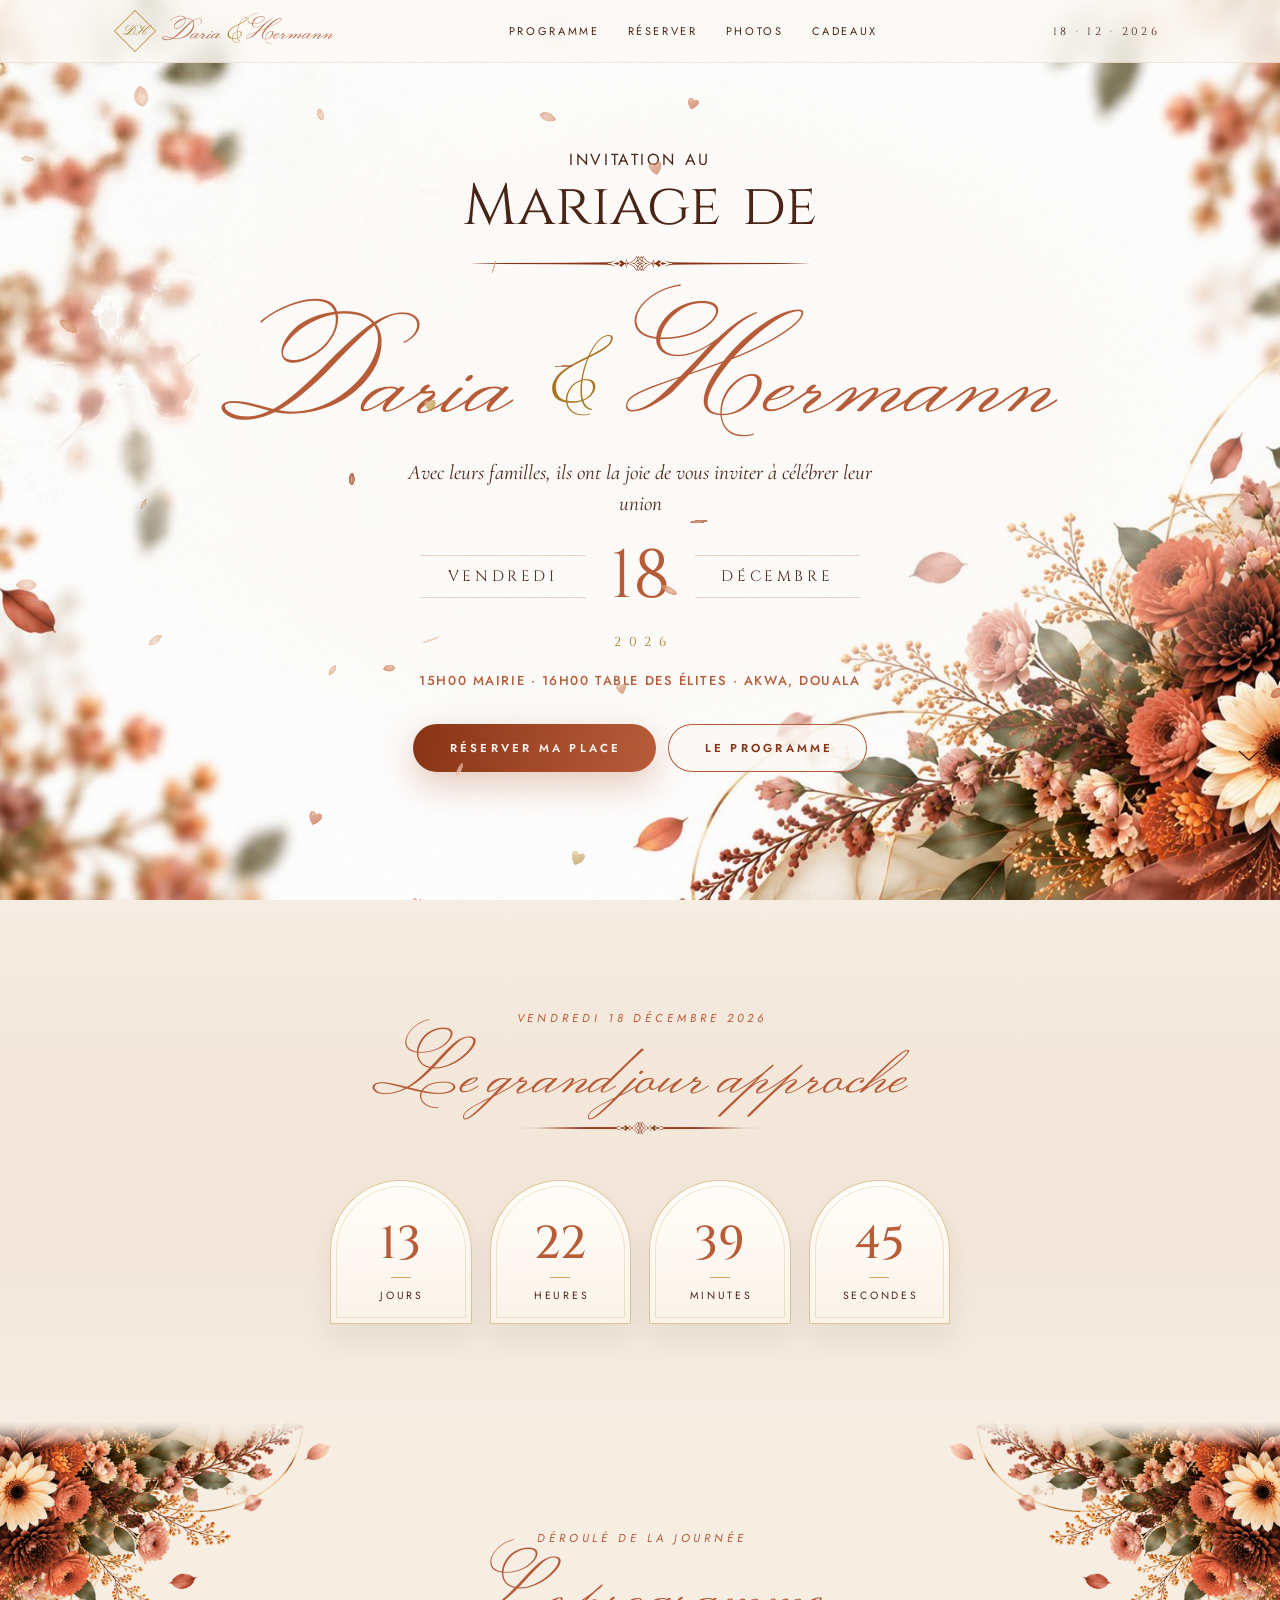
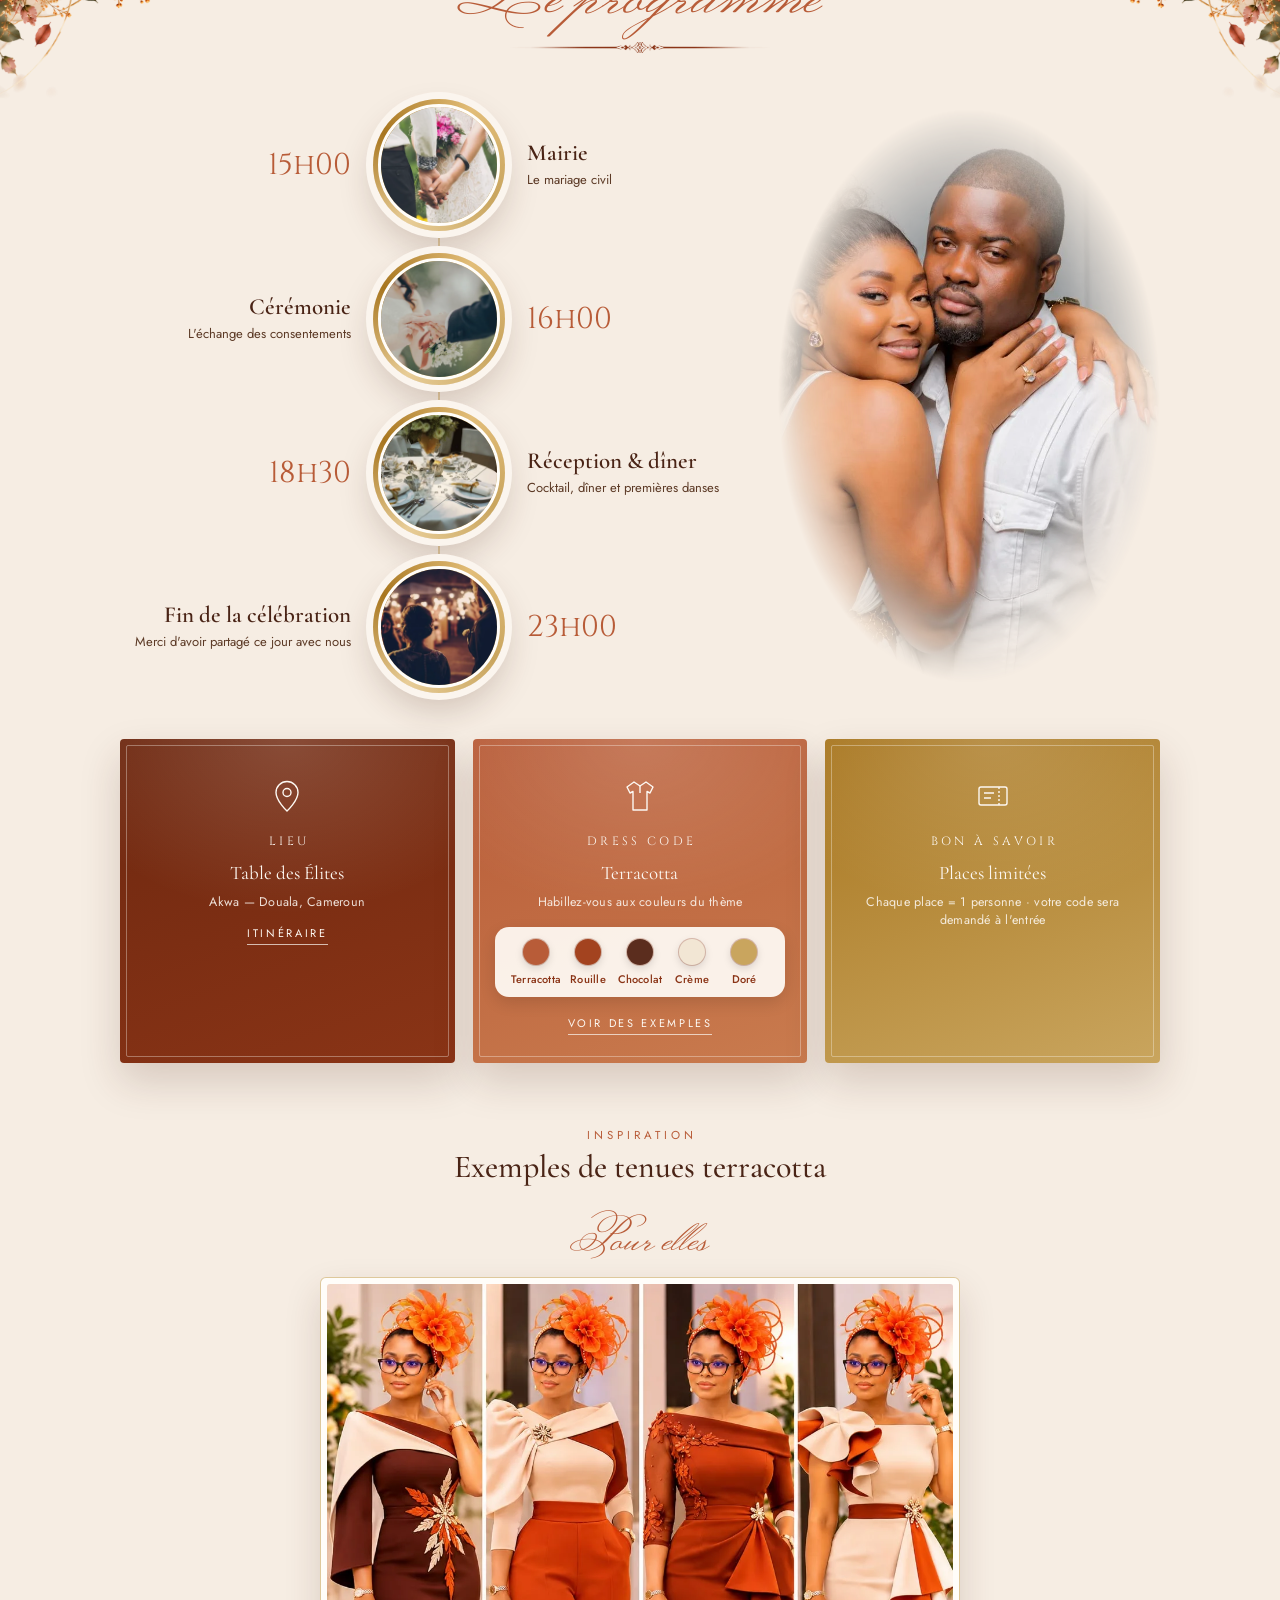
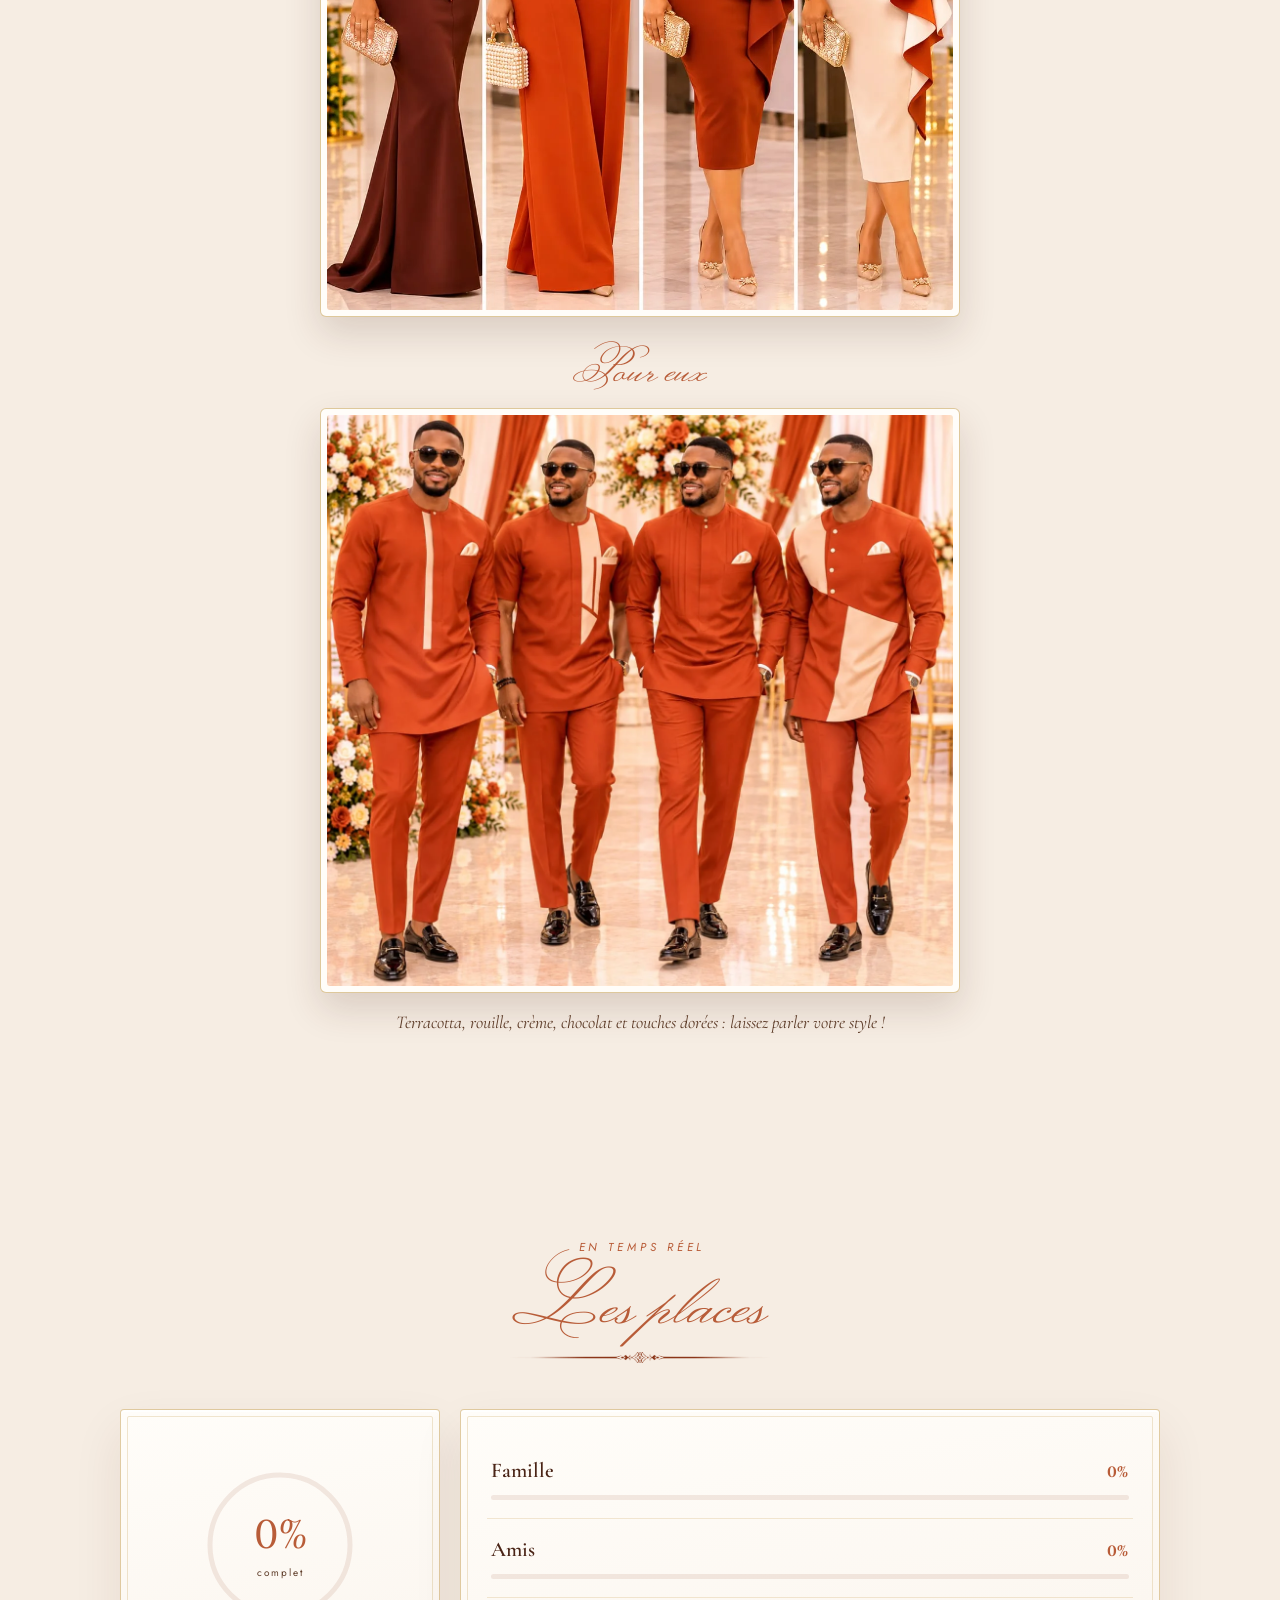
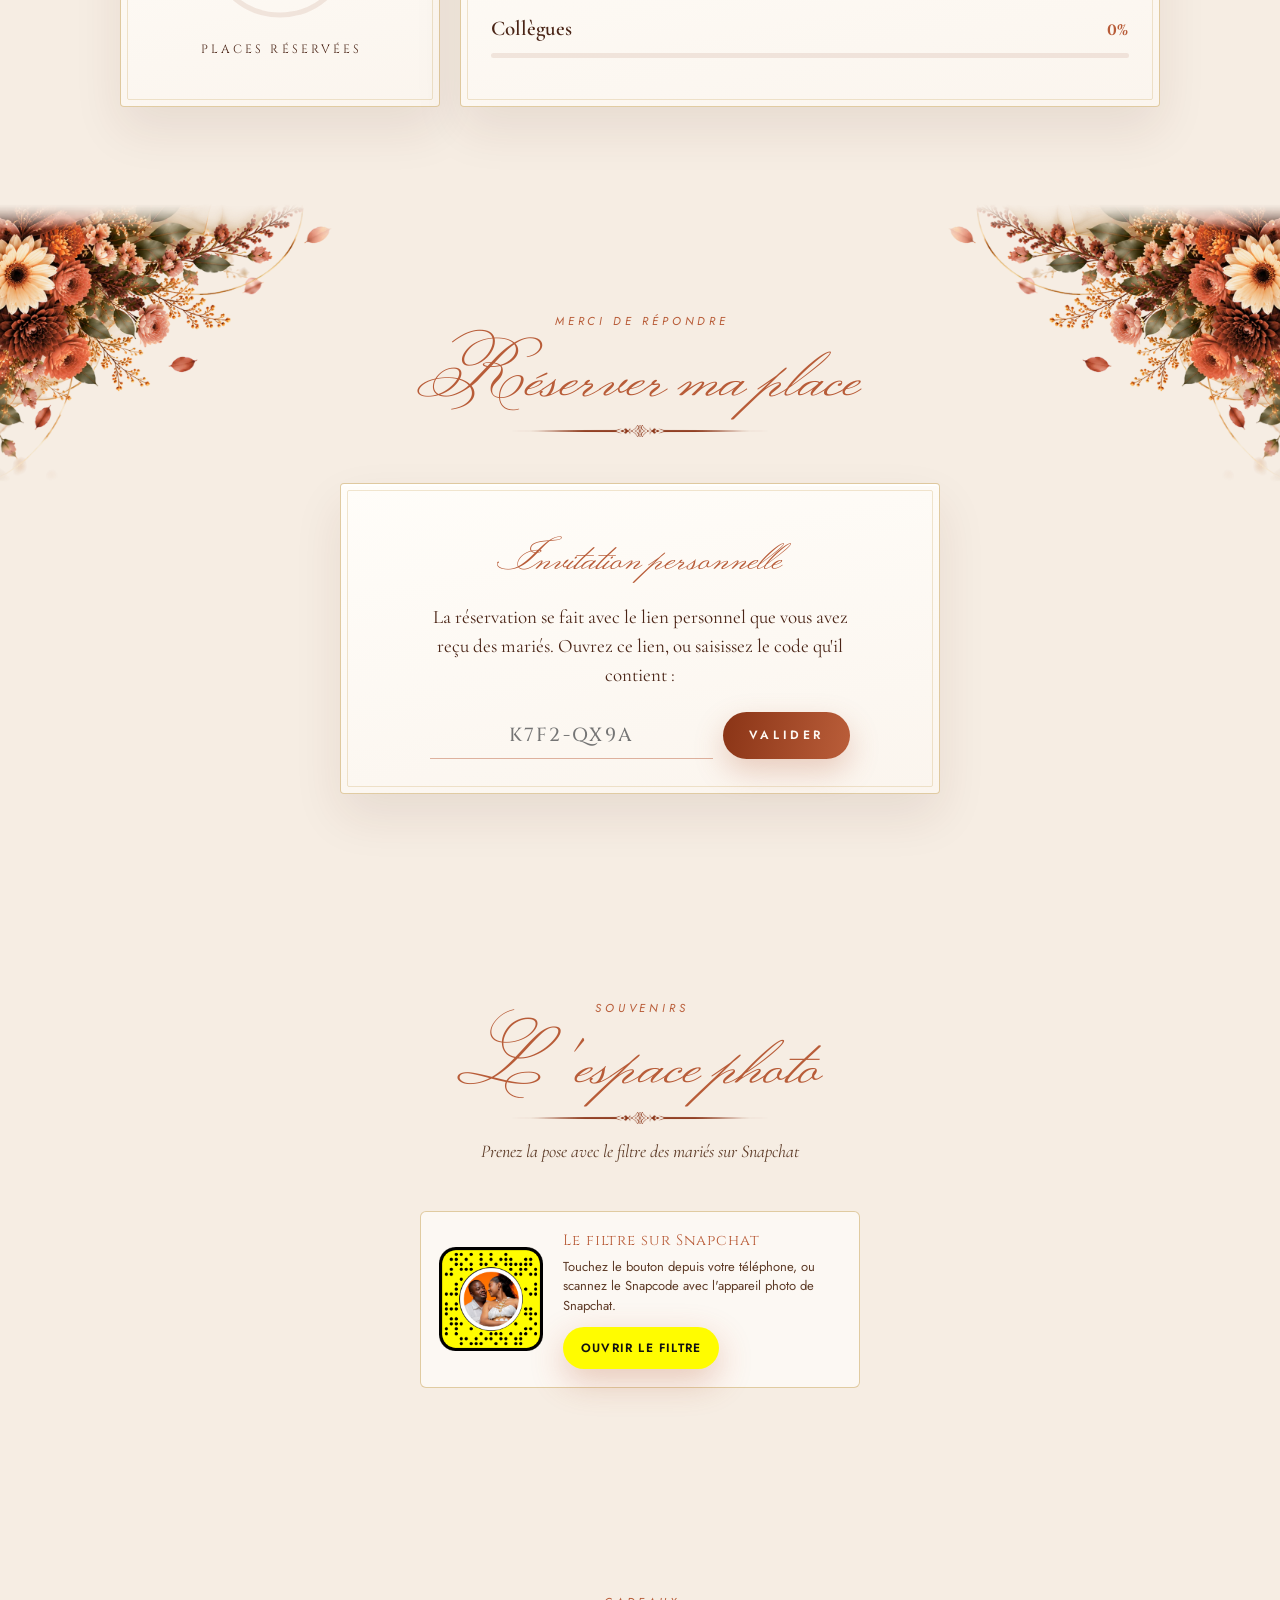
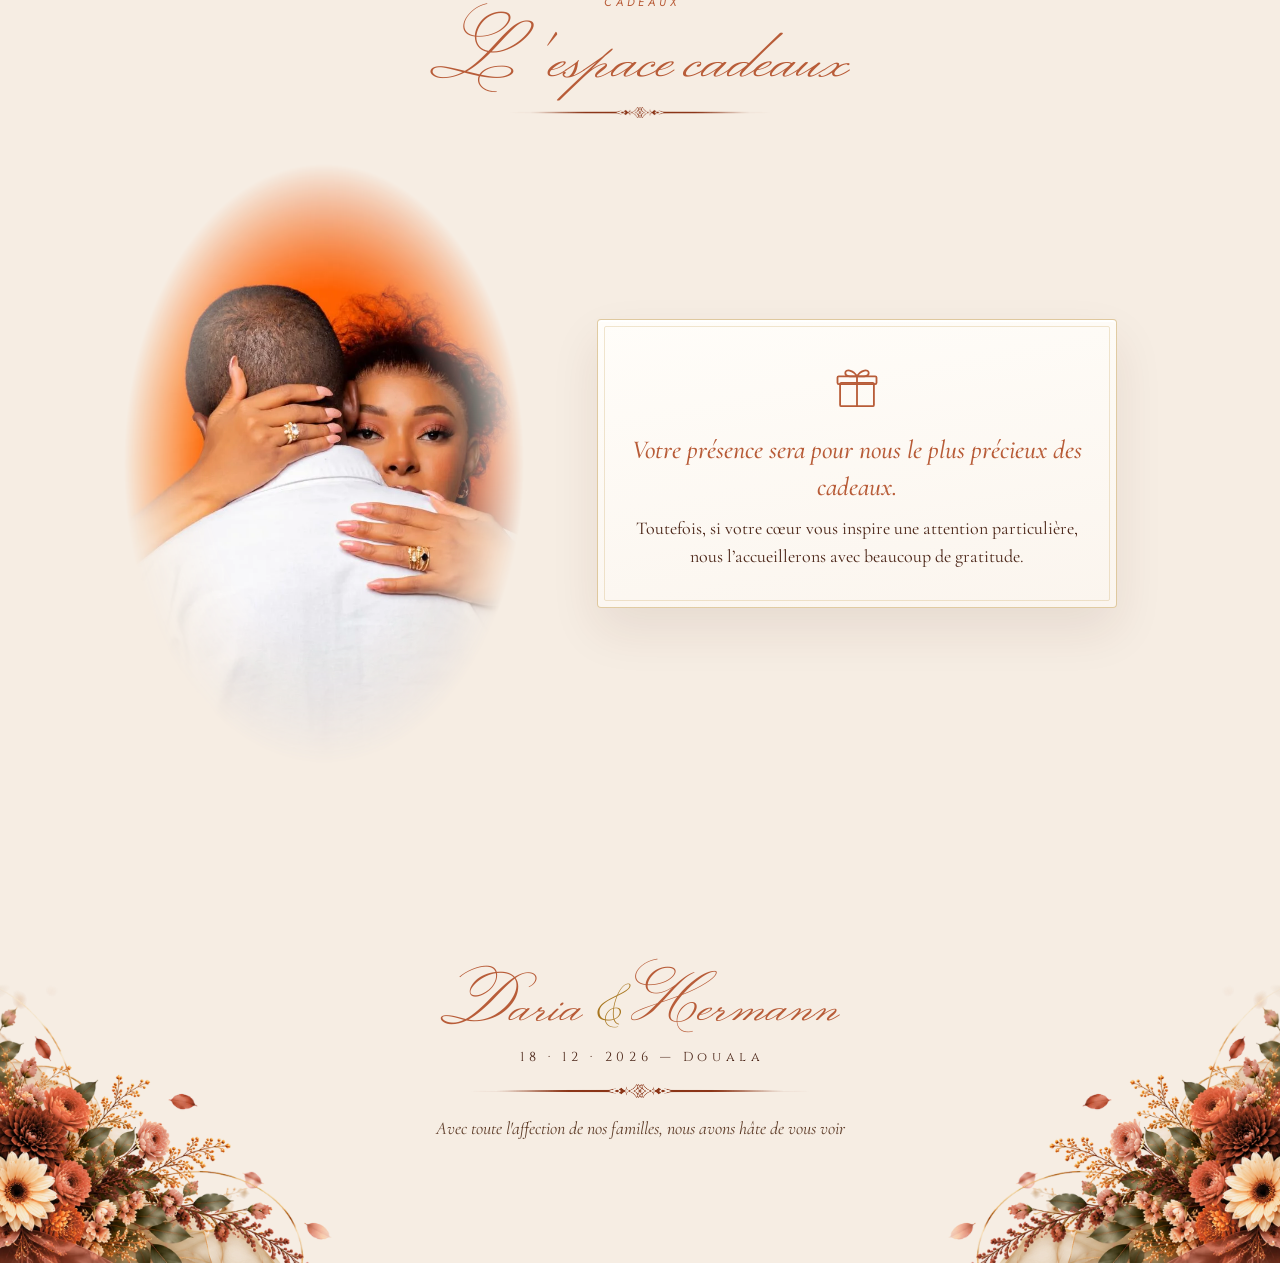
<file: invitation-landing.html>
<!DOCTYPE html>
<html lang="fr">
<head>
<meta charset="UTF-8">
<meta name="viewport" content="width=device-width, initial-scale=1">
<title>Hermann &amp; Daria — Invitation · 18.12.2026</title>
<meta name="description" content="Daria &amp; Hermann vous invitent à célébrer leur mariage le vendredi 18 décembre 2026 : mairie à 15h00, puis Table des Élites, Akwa — Douala. Réservez votre place.">
<meta name="theme-color" content="#f6ede3">
<meta property="og:type" content="website">
<meta property="og:title" content="Daria &amp; Hermann — Nous nous marions">
<meta property="og:description" content="Vendredi 18 décembre 2026 · Mairie 15h00 · Table des Élites 16h00, Akwa — Douala. Réservez votre place.">
<meta property="og:image" content="photo-couple-blanc.jpg">
<meta property="og:locale" content="fr_CM">
<meta name="twitter:card" content="summary_large_image">
<meta name="twitter:title" content="Daria &amp; Hermann — Nous nous marions">
<meta name="twitter:description" content="Vendredi 18 décembre 2026 · Mairie 15h00 · Table des Élites 16h00, Akwa — Douala.">
<meta name="twitter:image" content="photo-couple-blanc.jpg">
<link rel="icon" href="favicon.svg" type="image/svg+xml">
<link rel="preconnect" href="https://fonts.googleapis.com">
<link rel="preconnect" href="https://fonts.gstatic.com" crossorigin>
<link href="https://fonts.googleapis.com/css2?family=Cinzel:wght@400;500;600&family=Monsieur+La+Doulaise&family=Great+Vibes&family=Pinyon+Script&family=Cormorant+Garamond:ital,wght@0,400;0,500;0,600;1,400;1,500&family=Jost:wght@300;400;500;600&family=Libre+Baskerville:ital,wght@0,400;0,700;1,400&display=swap" rel="stylesheet">
<link rel="stylesheet" href="styles.css?v=20261106c">
<style>
/* ——— Règles propres au landing (le socle commun est dans styles.css).
   Direction reprise du modèle « Invitation au mariage de » : papier ivoire,
   bouquets terracotta photographiques, filets fins, prénoms en script. ——— */
canvas#fx{position:fixed;inset:0;pointer-events:none;z-index:80}

/* ——— Fond : papier ivoire, très légèrement grainé ——— */
.stage{position:fixed;inset:0;z-index:-3;background:
  radial-gradient(70% 50% at 50% 0%, rgba(255,255,255,.9) 0%, transparent 70%),
  linear-gradient(180deg,#fdfaf6 0%,#f9f2ea 55%,#f4e9dd 100%)}
.grain{position:fixed;inset:0;z-index:60;pointer-events:none;opacity:.045;mix-blend-mode:multiply;
  background-image:url("data:image/svg+xml,%3Csvg xmlns='http://www.w3.org/2000/svg' width='140' height='140'%3E%3Cfilter id='n'%3E%3CfeTurbulence type='fractalNoise' baseFrequency='.9' numOctaves='2'/%3E%3C/filter%3E%3Crect width='140' height='140' filter='url(%23n)'/%3E%3C/svg%3E")}

.wrap{max-width:1080px;margin:0 auto;padding:0 20px}

/* ——— Header ——— */
header{position:fixed;top:0;left:0;right:0;z-index:50;backdrop-filter:blur(12px);-webkit-backdrop-filter:blur(12px);
  background:rgba(253,250,246,.82);border-bottom:1px solid var(--line-soft)}
.nav{display:flex;align-items:center;justify-content:space-between;height:62px}
.mono{display:flex;align-items:center;gap:12px;cursor:pointer;user-select:none}
.mono .dm{width:30px;height:30px;border:1px solid var(--gold);transform:rotate(45deg);display:grid;place-items:center;flex:none}
.mono .dm b{transform:rotate(-45deg);font-family:'Pinyon Script',cursive;font-weight:400;font-size:15px;color:var(--gold-deep);letter-spacing:-.04em}
.mono .nm{font-family:'Monsieur La Doulaise','Great Vibes',cursive;font-size:25px;letter-spacing:0;color:var(--terra)}
.mono .nm span{color:var(--gold-deep)}
.links{display:flex;gap:28px}
.links a{color:var(--ink);text-decoration:none;font-size:11px;letter-spacing:.24em;text-transform:uppercase;transition:.25s;position:relative;padding:4px 0}
.links a::after{content:"";position:absolute;left:0;right:0;bottom:-2px;height:1px;background:var(--terra);transform:scaleX(0);transition:.3s}
.links a:hover{color:var(--terra)}
.links a:hover::after{transform:scaleX(1)}
.dchip{font-family:'Cinzel';font-size:11px;letter-spacing:.3em;color:var(--ink);white-space:nowrap}
.mono .nm{white-space:nowrap}
@media(max-width:380px){.dchip{display:none}}
@media(max-width:820px){.links{display:none}}

/* ——— Ornements communs ——— */
.filet{display:block;width:min(64vw,340px);height:auto;margin:0 auto}
.script{font-family:'Monsieur La Doulaise','Great Vibes',cursive;font-weight:400;letter-spacing:0;text-transform:none}
.kick{font-family:'Jost';font-size:12px;letter-spacing:.32em;text-transform:uppercase;color:var(--ink);padding-left:.32em}

/* ——— HERO : comme la couverture du modèle ——— */
.hero{position:relative;isolation:isolate;overflow:clip;min-height:100svh;display:flex;flex-direction:column;justify-content:center;align-items:center;text-align:center;
  padding:104px 20px 72px;
  background:#fdfaf6 url("assets/invitation/fond-fleuri.jpg") center / cover no-repeat}
.hero::before{content:"";position:absolute;inset:0;z-index:-1;pointer-events:none;
  background:radial-gradient(56% 50% at 50% 46%, rgba(253,250,246,.9) 0%, rgba(253,250,246,.55) 60%, transparent 100%)}
.pwrap{position:absolute;inset:0;overflow:hidden;pointer-events:none;z-index:0}
.particle{position:absolute;top:-5%;width:9px;height:7px;background:linear-gradient(140deg,#e59a76,#b85c38);border-radius:80% 0 80% 0;opacity:0;animation:fall linear infinite;box-shadow:0 1px 3px rgba(138,52,22,.25)}
@keyframes fall{0%{opacity:0;transform:translateY(0) rotate(0)}8%{opacity:.75}88%{opacity:.35}100%{opacity:0;transform:translateY(112vh) rotate(540deg)}}
.hero>*:not(.pwrap):not(.fl){position:relative;z-index:1}
.hero .t1{font-family:'Jost';font-size:clamp(13px,3.4vw,16px);letter-spacing:.16em;text-transform:uppercase;color:var(--ink)}
.hero .t2{font-family:'Cinzel';font-weight:400;font-size:clamp(34px,9vw,58px);line-height:1.05;color:var(--ink);margin:.1em 0 .32em;word-spacing:.12em}
.names{font-family:'Monsieur La Doulaise','Great Vibes',cursive;white-space:nowrap;font-size:clamp(40px,12.8vw,124px);font-weight:400;line-height:1.1;margin:.3em 0 .1em;color:var(--terra);letter-spacing:0;padding:0 6px}
.names .fn{white-space:nowrap;display:inline-block}
.names .amp{display:inline-block;font-size:.62em;color:var(--gold-deep);margin:0 .12em;vertical-align:.12em}
.sub{font-family:'Cormorant Garamond',serif;font-style:italic;color:var(--ink);font-size:clamp(17px,4.4vw,21px);line-height:1.5;max-width:470px}
/* date composée comme sur un faire-part : VENDREDI | 18 | DÉCEMBRE */
.date-card{display:grid;grid-template-columns:1fr auto 1fr;align-items:center;gap:clamp(12px,3.4vw,24px);margin:26px auto 4px;width:min(440px,92vw)}
.date-card .side{font-family:'Cinzel';font-size:clamp(12px,3.4vw,15px);letter-spacing:.24em;color:var(--ink);text-transform:uppercase;
  padding:10px 0;border-top:1px solid var(--line);border-bottom:1px solid var(--line)}
.date-card .day{font-family:'Cinzel';font-size:clamp(46px,13vw,68px);line-height:.9;color:var(--terra)}
.date-card .yr{grid-column:1/-1;font-family:'Cinzel';font-size:13px;letter-spacing:.6em;color:var(--gold-deep);padding-left:.6em;margin-top:2px}
.venue{font-family:'Jost';font-weight:500;color:var(--ink);letter-spacing:.12em;font-size:13px;margin-top:14px;text-transform:uppercase;line-height:1.8}
.venue span{color:var(--terra)}
.hero-ctas{display:flex;gap:12px;flex-wrap:wrap;justify-content:center;margin-top:32px}
.cta{display:inline-block;padding:16px 34px;border-radius:999px;color:#fdf8f2;text-decoration:none;
  font:600 11.5px 'Jost';letter-spacing:.28em;text-transform:uppercase;padding-left:calc(34px + .28em);
  background:linear-gradient(100deg,#8a3416,#b85c38 45%,#c97b4e 60%,#b85c38);background-size:220% 100%;
  box-shadow:0 12px 34px rgba(184,92,56,.32);transition:.3s}
.cta:hover{transform:translateY(-3px);background-position:100% 0;box-shadow:0 18px 44px rgba(184,92,56,.4)}
.cta.ghost{background:rgba(253,250,246,.7);color:var(--deep);box-shadow:inset 0 0 0 1px var(--terra)}
.cta.ghost:hover{background:#fff}
.scroll-hint{position:absolute;bottom:22px;left:50%;transform:translateX(-50%);width:22px;height:12px;color:var(--ink);animation:bob 2.2s ease-in-out infinite}
@keyframes bob{50%{transform:translate(-50%,7px)}}

/* ——— Sections ——— */
section.block{position:relative;isolation:isolate;padding:96px 0;scroll-margin-top:62px}
.sec-head{text-align:center;margin-bottom:46px;position:relative;z-index:1}
.sec-head .eyebrow,.dc-gallery .eyebrow{font-family:'Jost';font-size:11.5px;letter-spacing:.34em;text-transform:uppercase;color:var(--terra);padding-left:.34em}
h2.sec{font-family:'Monsieur La Doulaise','Great Vibes',cursive;font-weight:400;font-size:clamp(46px,11vw,72px);line-height:1.1;color:var(--terra);margin:6px 0 10px}
.sec-head .filet{width:min(56vw,260px)}
.sec-head p{font-family:'Cormorant Garamond',serif;font-style:italic;color:var(--muted);font-size:18px;margin-top:14px;line-height:1.5}
/* ——— Bouquets du modèle : toujours par paires symétriques (le gauche est le
   miroir du droit, à la même hauteur). Le bord coupé de l'image est collé au
   bord de l'écran ; bouquet-haut a son bord supérieur fondu, bouquet-angle se
   pose en bas de page. ——— */
.fl{position:absolute;z-index:-1;pointer-events:none;height:auto;width:min(28vw,340px)}
.fl.r{right:0}
.fl.l{left:0;transform:scaleX(-1)}
.fl.top{top:0}
.fl.bottom{bottom:0}
.hero .fl{display:none;z-index:0}
@media(max-width:760px){
  .fl{width:44vw}
  /* sur mobile, le titre de section passe sous la paire de bouquets */
  .has-fl{padding-top:calc(44vw * .82 + 6px)}
  .hero{padding-top:calc(62px + 44vw * .82)}
  .hero .fl{display:block;top:62px}
}

/* cartes ivoire à double filet doré */
.card{background:linear-gradient(170deg,#fffdf9,#fbf5ee);border:1px solid rgba(201,165,94,.55);border-radius:4px;padding:30px 26px;position:relative;
  box-shadow:0 22px 50px rgba(74,36,22,.09),0 2px 0 rgba(255,255,255,.9) inset}
.card::before{content:"";position:absolute;inset:6px;border:1px solid rgba(201,165,94,.28);border-radius:2px;pointer-events:none}

/* ——— Compte à rebours : arches comme sur l'affiche ——— */
.countdown{background:linear-gradient(180deg,rgba(241,228,214,.0),rgba(241,228,214,.65) 30%,rgba(241,228,214,.65) 70%,rgba(241,228,214,0))}
.count{display:grid;grid-template-columns:repeat(4,1fr);gap:clamp(8px,2.6vw,18px);max-width:620px;margin:0 auto;width:100%}
.tile{position:relative;padding:clamp(26px,6vw,40px) 4px clamp(14px,3vw,20px);text-align:center;
  background:linear-gradient(180deg,#fffdf9,#fbf3ea);border:1px solid rgba(201,165,94,.6);border-radius:999px 999px 6px 6px;
  box-shadow:0 14px 30px rgba(74,36,22,.08)}
.tile::before{content:"";position:absolute;inset:5px;border:1px solid rgba(201,165,94,.28);border-radius:inherit;pointer-events:none}
.tile .num{font-family:'Cinzel';font-size:clamp(26px,7vw,46px);font-weight:500;line-height:1;color:var(--terra);font-variant-numeric:tabular-nums}
.tile .lab{margin-top:10px;font-size:clamp(8.5px,2.3vw,10.5px);letter-spacing:.26em;color:var(--ink);text-transform:uppercase;padding-left:.26em}
.tile .tick{width:20px;height:1px;background:var(--gold);margin:10px auto 0}
.tile.pop .num{animation:pop .5s cubic-bezier(.2,.9,.3,1.4)}
@keyframes pop{0%{transform:scale(.55);opacity:.15}100%{transform:scale(1);opacity:1}}
.cd-done{font-family:'Monsieur La Doulaise','Great Vibes',cursive;font-size:clamp(34px,8vw,52px);color:var(--terra)}

/* ——— Programme ——— */
.timeline{position:relative;max-width:640px;margin:0 auto 46px;display:grid;gap:22px}
/* photo des mariés à droite du programme, bords fondus */
.prog-grid{display:grid;grid-template-columns:1fr;gap:10px;align-items:center}
.prog-grid .timeline{width:100%}
.prog-photo{order:-1;width:min(78vw,340px);margin:0 auto 10px;
  -webkit-mask-image:radial-gradient(ellipse 50% 50% at 50% 50%,#000 58%,transparent 100%);mask-image:radial-gradient(ellipse 50% 50% at 50% 50%,#000 58%,transparent 100%)}
.prog-photo img{display:block;width:100%;height:auto}
@media(min-width:980px){
  .prog-grid{grid-template-columns:minmax(0,1.25fr) minmax(0,.75fr);gap:20px;max-width:1120px;margin:0 auto}
  .prog-photo{order:0;width:100%;max-width:420px;margin:0 0 46px auto}
}
.timeline::before{content:"";position:absolute;left:50%;top:10px;bottom:10px;width:1px;transform:translateX(-50%);
  background:linear-gradient(180deg,transparent,var(--gold) 12%,var(--gold) 88%,transparent)}
.step{display:grid;grid-template-columns:1fr 132px 1fr;align-items:center;gap:22px}
.step .when{font-family:'Cinzel';font-size:clamp(22px,5.6vw,30px);color:var(--terra);text-align:right}
.step .what{text-align:left}
.step .what b{display:block;font-family:'Cormorant Garamond',serif;font-weight:600;font-size:clamp(19px,4.8vw,23px);color:var(--ink)}
.step .what span{font-size:13px;color:var(--muted);line-height:1.6}
.step .ico{width:132px;height:132px;border-radius:50%;position:relative;z-index:1;padding:5px;
  background:conic-gradient(from 210deg,#e8cd97,#a8761f,#e2bd78,#c9a55e,#e8cd97);box-shadow:0 0 0 7px #fbf5ee,0 16px 34px rgba(74,36,22,.22)}
.step .ico img{display:block;width:100%;height:100%;border-radius:50%;object-fit:cover;border:3px solid #fffdf9;
  transform:scale(1.04);transition:transform 1.2s cubic-bezier(.2,.8,.2,1)}
.step.in .ico img{transform:none}
.step:hover .ico img{transform:scale(1.08)}
.step:nth-child(even) .when{order:3;text-align:left}
.step:nth-child(even) .what{order:1;text-align:right}
.step:nth-child(even) .ico{order:2}
.infos{display:grid;grid-template-columns:repeat(3,1fr);gap:18px}
.dc-gallery{text-align:center;margin-top:64px;scroll-margin-top:90px}
.dc-title{font-family:'Cormorant Garamond',serif;font-weight:500;font-size:clamp(24px,6vw,32px);color:var(--ink);margin:4px 0 22px}
.dc-grid{display:grid;grid-template-columns:1fr 1fr;gap:16px;max-width:820px;margin:0 auto}
.dc-item{padding:6px;border:1px solid rgba(201,165,94,.6);border-radius:6px;background:#fffdf9;cursor:zoom-in;box-shadow:0 16px 36px rgba(74,36,22,.16);overflow:hidden;transition:transform .5s cubic-bezier(.2,.8,.2,1),box-shadow .5s}
.dc-item img{display:block;width:100%;height:auto;aspect-ratio:1;object-fit:cover;object-position:top;border-radius:3px;transition:transform 1.2s cubic-bezier(.2,.8,.2,1)}
.dc-item:hover{transform:translateY(-6px);box-shadow:0 24px 50px rgba(74,36,22,.24)}
.dc-item:hover img{transform:scale(1.04)}
.dc-cap{font-family:'Monsieur La Doulaise','Great Vibes',cursive;font-size:clamp(34px,8vw,44px);color:var(--terra);line-height:1.2;margin:26px 0 12px}
.dc-grid.one{grid-template-columns:1fr;max-width:640px}
.dc-grid.one .dc-item img{aspect-ratio:auto}
.dc-note{font-family:'Cormorant Garamond',serif;font-style:italic;font-size:18px;color:var(--muted);margin-top:18px}
@media(max-width:560px){.dc-grid{grid-template-columns:1fr;max-width:420px}.dc-item img{aspect-ratio:auto}}
.lightbox{border:0;padding:0;background:transparent;max-width:94vw;max-height:92vh;overflow:visible}
.lightbox::backdrop{background:rgba(40,18,10,.82);backdrop-filter:blur(6px)}
.lightbox img{display:block;max-width:94vw;max-height:92vh;border-radius:4px;box-shadow:0 30px 80px rgba(0,0,0,.5)}
.lb-x{position:absolute;top:-14px;right:-6px;width:42px;height:42px;border-radius:50%;border:0;background:#fdf8f2;color:var(--deep);font-size:26px;line-height:1;cursor:pointer;box-shadow:0 6px 18px rgba(0,0,0,.3)}
@media(max-width:860px){.infos{grid-template-columns:1fr;max-width:460px;margin:0 auto}}
.info{text-align:center;padding:34px 22px 28px;--c1:#8a3416;--c2:#b85c38;border:0;color:#fdf8f2;overflow:hidden;
  background:radial-gradient(120% 90% at 50% 0%,rgba(255,255,255,.16),transparent 60%),linear-gradient(160deg,var(--c1),var(--c2));
  box-shadow:0 18px 40px rgba(74,36,22,.18);transition:transform .5s cubic-bezier(.2,.8,.2,1),box-shadow .5s}
.info::before{border-color:rgba(253,248,242,.35)!important}
.info:hover{transform:translateY(-6px);box-shadow:0 26px 54px rgba(74,36,22,.26)}
.info.c-deep{--c1:#6e2810;--c2:#8a3416}
.info.c-terra{--c1:#b85c38;--c2:#c97b4e}
.info.c-gold{--c1:#a8761f;--c2:#c9a55e}
.info .ic,.info .tt,.info .dd,.info .dd small,.info a.lk{color:#fdf8f2!important}
.info .dd small{opacity:.88}
.info a.lk{border-bottom-color:rgba(253,248,242,.7)!important}
.info .ic{width:46px;height:46px;margin:0 auto 14px;display:grid;place-items:center;color:var(--terra)}
.info .ic svg{width:40px;height:40px}
.info .tt{font-family:'Cinzel';font-size:12px;letter-spacing:.28em;text-transform:uppercase;color:var(--terra);padding-left:.28em}
.info .dd{font-family:'Cormorant Garamond',serif;font-size:19px;color:var(--ink);margin-top:10px;line-height:1.45}
.info .dd small{display:block;font-family:'Jost';font-size:12.5px;color:var(--muted);margin-top:6px;letter-spacing:.02em}
.info a.lk{display:inline-block;margin-top:14px;font-size:11px;letter-spacing:.24em;text-transform:uppercase;color:var(--deep);text-decoration:none;border-bottom:1px solid var(--terra);padding-bottom:3px}
.info a.lk:hover{color:var(--terra)}
.swatches{display:flex;justify-content:center;gap:8px;margin-top:12px}
.info .swatches{display:flex;flex-wrap:wrap;justify-content:center;gap:10px 2px;flex-wrap:nowrap;list-style:none;margin:16px auto 0;padding:12px 6px 10px;max-width:330px;
  background:rgba(253,248,242,.95);border-radius:14px;box-shadow:0 6px 16px rgba(0,0,0,.12)}
.info .swatches + .lk{display:table;margin:18px auto 0}
.info .swatches i{width:26px;height:26px;box-shadow:0 0 0 1px rgba(138,52,22,.28),0 3px 8px rgba(0,0,0,.15)}
.info .swatches li{display:flex;flex-direction:column;align-items:center;gap:6px;width:50px;font:500 11px 'Jost';letter-spacing:.02em;color:var(--deep)}
.swatches i{width:22px;height:22px;border-radius:50%;box-shadow:0 0 0 2px #fdf8f2,0 4px 10px rgba(0,0,0,.18)}

/* ——— Statistiques & stocks ——— */
.stats-grid{display:grid;grid-template-columns:320px 1fr;gap:20px;align-items:stretch;position:relative;z-index:1}
@media(max-width:860px){.stats-grid{grid-template-columns:1fr;max-width:520px;margin:0 auto}}
.total-card{display:flex;flex-direction:column;align-items:center;justify-content:center;text-align:center;padding:34px 22px 28px}
.ring{position:relative;width:160px;height:160px}
.ring svg{transform:rotate(-90deg);display:block}
.ring .fg{stroke-linecap:round;transition:stroke-dashoffset 1.3s cubic-bezier(.2,.8,.2,1)}
.ring .val{position:absolute;inset:0;display:flex;flex-direction:column;align-items:center;justify-content:center}
.ring .val b{font-family:'Cinzel';font-size:40px;font-weight:500;color:var(--terra)}
.ring .val .pct{font-size:10px;color:var(--muted);letter-spacing:.2em;margin-top:2px}
.tot-lbl{margin-top:16px;font-family:'Cinzel';font-size:12px;letter-spacing:.26em;text-transform:uppercase;color:var(--ink);padding-left:.26em}
.tot-sub{margin-top:6px;font-size:12.5px;color:var(--muted)}
.cat-card{display:flex;flex-direction:column;justify-content:center}
.cat{padding:18px 4px;border-bottom:1px solid rgba(201,165,94,.25)}
.cat:last-child{border-bottom:0}
.cat-top{display:flex;justify-content:space-between;align-items:baseline;gap:10px;flex-wrap:wrap}
.cat-top .lbl{font-family:'Cormorant Garamond',serif;font-weight:600;font-size:21px;color:var(--ink)}
.cat-top .nums{font-size:12.5px;color:var(--muted);letter-spacing:.06em}
.cat-top .nums b{color:var(--terra);font-family:'Cinzel';font-size:15px}
.bar{height:5px;border-radius:99px;background:rgba(138,52,22,.1);overflow:hidden;margin-top:12px}
.bar i{display:block;height:100%;width:0;border-radius:inherit;background:linear-gradient(90deg,var(--gold),var(--clay),var(--terra));transition:width 1.3s cubic-bezier(.2,.8,.2,1)}
.cat.full .lbl::after{content:" — complet";color:var(--danger);font-family:'Jost';letter-spacing:.14em;font-size:10px;text-transform:uppercase}

/* ——— Formulaire : carton-réponse ——— */
.rsvp-card{max-width:600px;margin:0 auto;padding:44px clamp(20px,5vw,46px) 36px;position:relative;z-index:1}
.rsvp-card .rc-head{text-align:center;margin-bottom:28px}
.rsvp-card .rc-head .script{font-size:clamp(34px,8.6vw,44px);color:var(--terra);line-height:1.1}
.rsvp-card .rc-head p{font-size:11px;letter-spacing:.26em;text-transform:uppercase;color:var(--muted);margin-top:8px}
.field{margin-bottom:22px}
.field label{display:block;font-size:10.5px;letter-spacing:.26em;text-transform:uppercase;color:var(--ink);margin:0 0 6px 0}
.field input{width:100%;background:transparent;border:0;border-bottom:1px solid rgba(184,92,56,.4);border-radius:0;color:var(--ink);
  padding:10px 2px 10px;font-family:'Cormorant Garamond',serif;font-size:21px;outline:none;transition:.25s}
.field input:focus{border-bottom-color:var(--terra);box-shadow:0 1px 0 0 var(--terra)}
.field input::placeholder{color:rgba(138,52,22,.35);font-style:italic}
.f-lbl{display:block;font-size:10.5px;letter-spacing:.26em;text-transform:uppercase;color:var(--ink);margin:6px 0 12px}
.pills{display:grid;grid-template-columns:repeat(3,1fr);gap:10px;margin-bottom:24px}
.pill{position:relative;cursor:pointer;border:1px solid rgba(201,165,94,.55);border-radius:999px;padding:12px 8px;text-align:center;transition:.25s;background:#fffdf9}
.pill input{position:absolute;opacity:0;inset:0;cursor:pointer}
.pill .pl{display:block;font-family:'Jost';font-weight:500;font-size:11.5px;letter-spacing:.18em;text-transform:uppercase;color:var(--ink)}
.pill:hover{border-color:var(--terra)}
.pill.sel{border-color:var(--terra);background:linear-gradient(100deg,#8a3416,#b85c38);box-shadow:0 8px 20px rgba(184,92,56,.28)}
.pill.sel .pl{color:#fdf8f2}
.pill:focus-within{outline:2px solid var(--terra);outline-offset:2px}
.pill.full{opacity:.45}
.pill.full .pl::after{content:" · complet";font-size:9px;letter-spacing:.14em}
.stepper{display:flex;align-items:center;gap:14px;margin-bottom:8px;max-width:260px}
.stepper button{width:46px;height:46px;border-radius:50%;border:1px solid rgba(201,165,94,.7);background:#fffdf9;color:var(--terra);font-size:20px;cursor:pointer;transition:.2s;font-family:'Cinzel';line-height:1}
.stepper button:hover{border-color:var(--terra);background:#fff}
.stepper button:disabled{opacity:.35;cursor:not-allowed}
.stepper .q{flex:1;text-align:center;font-family:'Cinzel';font-size:32px;color:var(--terra)}
.max-note{font-size:12px;color:var(--muted);letter-spacing:.04em;margin-bottom:26px}
.btn{width:100%;padding:18px;border:0;border-radius:999px;cursor:pointer;font:600 12px 'Jost';letter-spacing:.3em;text-transform:uppercase;color:#fdf8f2;background:linear-gradient(100deg,#8a3416,#b85c38 45%,#c97b4e 62%,#b85c38);background-size:220% 100%;transition:.3s;box-shadow:0 12px 30px rgba(184,92,56,.28)}
.btn:hover{background-position:100% 0;transform:translateY(-2px)}
.btn:disabled{opacity:.5;cursor:not-allowed;transform:none}
.rc-foot{text-align:center;margin-top:18px;font-family:'Cormorant Garamond',serif;font-style:italic;font-size:16px;color:var(--muted)}
.gate{max-width:600px;margin:0 auto;text-align:center;padding:40px clamp(20px,5vw,46px) 34px;position:relative;z-index:1}
.gate .script{font-size:42px;color:var(--terra)}
.gate p{font-family:'Cormorant Garamond',serif;font-size:19px;line-height:1.55;color:var(--ink);margin:12px auto 22px;max-width:440px}
.gate-row{display:flex;gap:10px;max-width:420px;margin:0 auto}
.gate-row input{flex:1;min-width:0;border:0;border-bottom:1px solid rgba(184,92,56,.45);background:transparent;font:500 19px 'Cinzel';letter-spacing:.12em;text-align:center;color:var(--ink);padding:10px 4px;text-transform:uppercase}
.gate-row input:focus{outline:none;border-bottom-color:var(--terra)}
.gate-row .btn{width:auto;padding:14px 26px}
.inv-note{font-family:'Cormorant Garamond',serif;font-style:italic;font-size:18px;color:var(--deep);text-align:center;margin:0 0 18px}
.closed{display:none;max-width:600px;margin:20px auto 0;text-align:center;color:var(--deep);font-family:'Cormorant Garamond',serif;font-size:19px;border:1px solid var(--line);border-radius:4px;padding:24px;background:#fffdf9}

/* ——— Organisateurs ——— */
#admin{display:none}
#admin.open{display:block}
.admin-bar{display:flex;gap:10px;flex-wrap:wrap;justify-content:center;margin-bottom:22px}
.mini{padding:11px 18px;border-radius:999px;border:1px solid rgba(201,165,94,.6);background:#fffdf9;color:var(--ink);cursor:pointer;font:500 11px 'Jost';letter-spacing:.18em;text-transform:uppercase;transition:.2s}
.mini:hover{border-color:var(--terra);color:var(--terra)}
.mini.warn{border-color:rgba(166,61,42,.5);color:var(--danger)}
.a-stats{display:flex;gap:12px;flex-wrap:wrap;margin-bottom:18px;justify-content:center}
.chip{padding:12px 16px;border-radius:999px;border:1px solid rgba(201,165,94,.4);font-size:11.5px;color:var(--muted);letter-spacing:.08em}
.chip b{font-family:'Cinzel';color:var(--terra);font-size:14px;margin-left:8px}
.scrollx{overflow-x:auto}
table{width:100%;border-collapse:collapse;font-size:13px}
th{font-family:'Cinzel';font-size:10px;letter-spacing:.2em;text-transform:uppercase;color:var(--muted);text-align:left;padding:10px 8px;border-bottom:1px solid var(--line)}
td{padding:12px 8px;border-bottom:1px solid var(--line-soft)}

/* ——— Pied de page fleuri ——— */
.foot-flower{position:relative;isolation:isolate;overflow:clip;text-align:center;padding:110px 20px 120px}
@media(max-width:760px){.foot-flower{padding-bottom:calc(44vw * .82 + 10px)}}

/* ——— Espace photo ——— */
.snap{max-width:440px;margin:0 auto;display:flex;align-items:center;gap:20px;padding:18px;border:1px solid rgba(201,165,94,.55);border-radius:6px;background:rgba(255,253,249,.7);text-align:left;position:relative;z-index:1}
.snap-code{flex:none;width:104px;line-height:0}
.snap>div{min-width:0}
.snap-code img{width:100%;height:auto}
.snap-t{font-family:'Cinzel';font-size:15px;letter-spacing:.06em;color:var(--terra);margin:0 0 6px}
.snap-d{font-size:13px;line-height:1.5;color:var(--muted);margin:0 0 12px}
.snap .snap-btn{margin:0;padding:12px 18px;font-size:12px;letter-spacing:.1em;white-space:nowrap;background:#fffc00;color:#111;font-family:'Jost'}
@media (max-width:380px){.snap{flex-direction:column;text-align:center}}

/* ——— Espace cadeaux (à remplir plus tard) ——— */
/* photo des mariés à gauche de l'espace cadeaux, bords fondus */
.gift-grid{display:grid;grid-template-columns:1fr;gap:10px;align-items:center}
.gift-photo{width:min(78vw,340px);margin:0 auto 6px;
  -webkit-mask-image:radial-gradient(ellipse 50% 50% at 50% 50%,#000 58%,transparent 100%);mask-image:radial-gradient(ellipse 50% 50% at 50% 50%,#000 58%,transparent 100%)}
.gift-photo img{display:block;width:100%;height:auto}
@media(min-width:900px){
  .gift-grid{grid-template-columns:minmax(0,.8fr) minmax(0,1.2fr);gap:30px;max-width:1040px;margin:0 auto}
  .gift-photo{width:100%;max-width:400px;margin:0 0 0 auto}
}
.gift-card{max-width:520px;margin:0 auto;text-align:center;padding:42px 28px 36px;position:relative;z-index:1}
.gift-card svg{width:52px;height:52px;color:var(--terra);margin-bottom:12px}
.gift-t{font-family:'Monsieur La Doulaise','Great Vibes',cursive;font-size:38px;color:var(--terra);line-height:1.1}
.gift-lead{font-family:'Cormorant Garamond',serif;font-style:italic;font-weight:500;font-size:clamp(22px,5.4vw,26px);color:var(--terra);line-height:1.4}
.gift-d{font-family:'Cormorant Garamond',serif;font-size:18px;color:var(--ink);line-height:1.55;margin-top:10px}
.foot-l1{font-family:'Monsieur La Doulaise','Great Vibes',cursive;font-size:clamp(42px,10vw,60px);color:var(--terra);line-height:1.1}
.foot-l1 span{color:var(--gold-deep);font-size:.7em}
.foot-date{font-family:'Cinzel';font-size:13px;letter-spacing:.36em;color:var(--ink);margin:12px 0 18px;padding-left:.36em}
.foot-l2{font-family:'Cormorant Garamond',serif;font-style:italic;font-size:18px;color:var(--muted);line-height:1.6;max-width:420px;margin:16px auto 0}

/* ——— Modale, toast ——— */
.modal{position:fixed;inset:0;z-index:90;display:none;align-items:center;justify-content:center;background:rgba(74,36,22,.4);backdrop-filter:blur(8px);padding:20px}
.modal.show{display:flex}
.modal .box{max-width:430px;width:100%;text-align:center;padding:44px 30px 34px;background:linear-gradient(170deg,#fffdf9,#fbf5ee);border:1px solid rgba(201,165,94,.6);border-radius:6px;position:relative;
  animation:zoom .45s cubic-bezier(.2,.9,.3,1.3);box-shadow:0 30px 80px rgba(74,36,22,.3)}
.modal .box::before{content:"";position:absolute;inset:6px;border:1px solid rgba(201,165,94,.3);border-radius:3px;pointer-events:none}
@keyframes zoom{from{transform:scale(.82);opacity:0}}
.modal h3{font-family:'Monsieur La Doulaise','Great Vibes',cursive;font-weight:400;font-size:44px;color:var(--terra);line-height:1.1}
.modal p{color:var(--muted);font-size:13.5px;line-height:1.9;margin-top:12px}
.m-ico{width:70px;margin:0 auto 4px}
.modal .box.has-ticket{max-height:calc(100vh - 40px);overflow-y:auto;padding:30px 22px 24px}
.modal .box.has-ticket h3{font-size:38px}
.m-ticket{display:block;width:100%;max-width:320px;margin:16px auto 6px;border-radius:4px;box-shadow:0 14px 34px rgba(74,36,22,.22)}
.m-actions{display:grid;gap:10px;margin-top:16px}
.btn.wa{background:linear-gradient(100deg,#128c4a,#25a35f);box-shadow:0 12px 30px rgba(18,140,74,.25)}
.m-link{display:inline-block;padding:10px;color:var(--deep);font:500 12px 'Jost';letter-spacing:.2em;text-transform:uppercase;text-decoration:underline;text-underline-offset:4px;cursor:pointer;background:none;border:0}
.code{margin:16px 0 22px;font-size:13px;letter-spacing:.14em}
.code b{font-family:'Cinzel';color:var(--terra);letter-spacing:.2em}
.toast{position:fixed;left:50%;bottom:26px;transform:translateX(-50%) translateY(20px);opacity:0;transition:.3s;padding:12px 22px;border-radius:999px;z-index:95;font-size:13px;pointer-events:none;letter-spacing:.04em}
.toast.show{opacity:1;transform:translateX(-50%)}

@media(max-width:560px){
  section.block{padding:76px 0}
  .step{grid-template-columns:62px 92px 1fr;gap:12px}
  .step .ico{width:92px;height:92px;padding:4px}
  .timeline::before{left:120px}
  .step .when,.step:nth-child(even) .when{order:1;text-align:right}
  .step .ico,.step:nth-child(even) .ico{order:2}
  .step .what,.step:nth-child(even) .what{order:3;text-align:left}
}

/* ——— Apparitions stylées du texte (pilotées par le script « FX ») ———
   Rien n'est masqué tant que le script n'a pas posé .fx-on sur <html> :
   sans JavaScript, ou avec « réduire les animations », le texte reste visible. */
.fx-on .fx-ink{clip-path:inset(-60% 100% -60% -12%);filter:blur(3px);transform:translateY(10px);
  transition:clip-path 2.2s cubic-bezier(.45,.05,.2,1),filter 1.4s ease,transform 1.6s cubic-bezier(.2,.8,.2,1);transition-delay:var(--d,0s)}
.fx-on .fx-ink.fx-in{clip-path:inset(-60% -12% -60% -12%);filter:none;transform:none}

.fx-on .fx-track{opacity:0;letter-spacing:.9em;filter:blur(6px);transition:opacity 1.2s ease,letter-spacing 1.6s cubic-bezier(.2,.8,.2,1),filter 1.2s ease;transition-delay:var(--d,0s)}
.fx-on .fx-track.fx-in{opacity:1;letter-spacing:var(--ls,normal);filter:none}

.fx-w{display:inline-block;white-space:pre}
.fx-on .fx-words .fx-w{opacity:0;transform:translateY(.6em) rotate(2deg);filter:blur(5px);
  transition:opacity .9s ease,transform 1s cubic-bezier(.2,.8,.2,1),filter .9s ease;transition-delay:calc(var(--d,0s) + var(--i) * 55ms)}
.fx-on .fx-words.fx-in .fx-w{opacity:1;transform:none;filter:none}

/* prénoms du hero : Daria arrive de gauche, Hermann de droite, l'esperluette éclot */
.fx-on .names .fn,.fx-on .names .amp{display:inline-block}
.fx-on .names .fn:first-child{transform:translateX(-40px)}
.fx-on .names .fn:last-child{transform:translateX(40px)}
.fx-on .names .amp{opacity:0;transform:scale(.3) rotate(-25deg);transition:opacity 1s ease 1.1s,transform 1.4s cubic-bezier(.2,1.6,.4,1) 1.1s}
.fx-on .names.fx-in .fn{transform:none}
.fx-on .names.fx-in .amp{opacity:1;transform:none}
.names .fn{transition:transform 2s cubic-bezier(.2,.8,.2,1)}

</style>
</head>
<body>
  <!-- ===== SPRITE SVG — ornement seul (sans fleurs) =====
       Feuillage, medaillon ovale et anneaux entrelaces.
       Regenere par tools/floral-sprite.py — ne pas editer a la main. -->
  <svg class="sprite" aria-hidden="true" focusable="false">

    <defs>
      <!-- camélia : ivoire éclairé en haut, ombre chaude en base -->
      <linearGradient id="p-out" x1=".28" y1="0" x2=".72" y2="1">
        <stop offset="0" stop-color="#ffffff"/><stop offset=".5" stop-color="#f7f3ea"/><stop offset="1" stop-color="#cbc4b1"/>
      </linearGradient>
      <linearGradient id="p-mid" x1=".3" y1="0" x2=".7" y2="1">
        <stop offset="0" stop-color="#ffffff"/><stop offset=".55" stop-color="#f2eee2"/><stop offset="1" stop-color="#d3ccb9"/>
      </linearGradient>
      <linearGradient id="p-in" x1=".34" y1="0" x2=".66" y2="1">
        <stop offset="0" stop-color="#ffffff"/><stop offset="1" stop-color="#e9e3d4"/>
      </linearGradient>
      <radialGradient id="p-coeur" cx=".4" cy=".34" r=".72">
        <stop offset="0" stop-color="#f4e4b4"/><stop offset=".5" stop-color="#cda75a"/><stop offset="1" stop-color="#8c6a26"/>
      </radialGradient>
      <radialGradient id="p-ombre" cx=".5" cy=".5" r=".5">
        <stop offset="0" stop-color="#8a8271" stop-opacity=".5"/><stop offset="1" stop-color="#8a8271" stop-opacity="0"/>
      </radialGradient>
      <!-- feuillage émeraude, nervures éclairées -->
      <linearGradient id="p-leaf" x1=".18" y1="0" x2=".82" y2="1">
        <stop offset="0" stop-color="#4d9175"/><stop offset=".45" stop-color="#1f5544"/><stop offset="1" stop-color="#0b2b21"/>
      </linearGradient>
      <linearGradient id="g-gold" x1="0" y1="0" x2="1" y2="1">
        <stop offset="0" stop-color="#f4e4b4"/><stop offset=".45" stop-color="#cda75a"/><stop offset="1" stop-color="#8c6a26"/>
      </linearGradient>
      <linearGradient id="g-fern" x1=".1" y1="1" x2=".9" y2="0">
        <stop offset="0" stop-color="#96794a"/><stop offset=".5" stop-color="#bda172"/><stop offset="1" stop-color="#e6d5ae"/>
      </linearGradient>
      <radialGradient id="g-perle" cx=".34" cy=".3" r=".78">
        <stop offset="0" stop-color="#ffffff"/><stop offset=".45" stop-color="#f2ede2"/><stop offset="1" stop-color="#c3bba8"/>
      </radialGradient>
    </defs>

    <!-- Perle crème, lumière en haut à gauche -->
    <symbol id="fl-perle" viewBox="0 0 24 24">
      <circle cx="12" cy="12" r="10" fill="url(#g-perle)"/>
      <circle cx="12" cy="12" r="10" fill="none" stroke="#b9b2a1" stroke-width=".7" stroke-opacity=".5"/>
      <ellipse cx="8.6" cy="8.2" rx="3.4" ry="2.6" fill="#ffffff" opacity=".85" transform="rotate(-28 8.6 8.2)"/>
    </symbol>

    <!-- Feuille émeraude, vernie, nervure centrale marquée.
         Limbe étroit et pointu, comme les feuilles de la carte. -->
    <symbol id="fl-feuille" viewBox="0 0 32 32">
      <path d="M17 30.5 C 11 24 5 13 3 1.5 C 12 5 20.5 12.5 25 22 C 24.5 25.5 21.5 28.5 17 30.5 Z" fill="url(#p-leaf)"/>
      <path d="M17 30.5 C 13.5 21 9 11 4 3 C 11 6 17.5 12.5 22 21 C 21.5 24 19 27 17 30.5 Z" fill="#ffffff" opacity=".07"/>
      <path d="M14.59 25.05 Q16.25 23.79 17.6 23.48" fill="none" stroke="#0a2a20" stroke-width=".65" stroke-linecap="round" opacity="0.5"/>
      <path d="M14.59 25.05 Q14 24.95 13.52 25.6" fill="none" stroke="#0a2a20" stroke-width=".65" stroke-linecap="round" opacity="0.42"/>
      <path d="M12.18 20.1 Q13.93 18.79 15.37 18.44" fill="none" stroke="#0a2a20" stroke-width=".65" stroke-linecap="round" opacity="0.5"/>
      <path d="M12.18 20.1 Q11.44 20.08 10.85 20.79" fill="none" stroke="#0a2a20" stroke-width=".65" stroke-linecap="round" opacity="0.42"/>
      <path d="M9.76 15.15 Q11.37 13.91 12.69 13.63" fill="none" stroke="#0a2a20" stroke-width=".65" stroke-linecap="round" opacity="0.5"/>
      <path d="M9.76 15.15 Q9.03 15.13 8.43 15.84" fill="none" stroke="#0a2a20" stroke-width=".65" stroke-linecap="round" opacity="0.42"/>
      <path d="M7.62 10.75 Q8.89 9.69 9.93 9.55" fill="none" stroke="#0a2a20" stroke-width=".65" stroke-linecap="round" opacity="0.5"/>
      <path d="M7.62 10.75 Q7.03 10.65 6.56 11.3" fill="none" stroke="#0a2a20" stroke-width=".65" stroke-linecap="round" opacity="0.42"/>
      <path d="M5.88 7.18 Q6.76 6.32 7.47 6.34" fill="none" stroke="#0a2a20" stroke-width=".65" stroke-linecap="round" opacity="0.5"/>
      <path d="M5.88 7.18 Q5.49 6.98 5.17 7.54" fill="none" stroke="#0a2a20" stroke-width=".65" stroke-linecap="round" opacity="0.42"/>
      <path d="M17 30 C 13.5 21 9 11 3.6 2.5" fill="none" stroke="#05201a" stroke-width="1.25" opacity=".6" stroke-linecap="round"/>
      <path d="M17 30 C 14 21 9.6 11.5 4.6 3.2" fill="none" stroke="#8fd3b2" stroke-width=".5" opacity=".55" stroke-linecap="round"/>
    </symbol>

    <!-- Fougère dorée (fillette de la carte de référence) -->
    <symbol id="fl-fougere" viewBox="0 0 48 48">
      <path d="M3 45 Q13 25 33 3" fill="none" stroke="url(#g-fern)" stroke-width="1.1" stroke-linecap="round"/>
      <ellipse cx="3.23" cy="36.7" rx="6.17" ry="1.05" fill="url(#g-fern)" transform="rotate(-102.05 3.23 36.7)"/>
      <ellipse cx="9.68" cy="40.12" rx="6.17" ry="1.05" fill="url(#g-fern)" transform="rotate(-22.05 9.68 40.12)"/>
      <ellipse cx="4.93" cy="34.2" rx="5.84" ry="0.99" fill="url(#g-fern)" transform="rotate(-100.72 4.93 34.2)"/>
      <ellipse cx="10.95" cy="37.58" rx="5.84" ry="0.99" fill="url(#g-fern)" transform="rotate(-20.72 10.95 37.58)"/>
      <ellipse cx="6.7" cy="31.69" rx="5.51" ry="0.94" fill="url(#g-fern)" transform="rotate(-99.43 6.7 31.69)"/>
      <ellipse cx="12.32" cy="35.01" rx="5.51" ry="0.94" fill="url(#g-fern)" transform="rotate(-19.43 12.32 35.01)"/>
      <ellipse cx="8.55" cy="29.17" rx="5.18" ry="0.88" fill="url(#g-fern)" transform="rotate(-98.2 8.55 29.17)"/>
      <ellipse cx="13.76" cy="32.4" rx="5.18" ry="0.88" fill="url(#g-fern)" transform="rotate(-18.2 13.76 32.4)"/>
      <ellipse cx="10.48" cy="26.63" rx="4.86" ry="0.83" fill="url(#g-fern)" transform="rotate(-97.02 10.48 26.63)"/>
      <ellipse cx="15.29" cy="29.76" rx="4.86" ry="0.83" fill="url(#g-fern)" transform="rotate(-17.02 15.29 29.76)"/>
      <ellipse cx="12.48" cy="24.08" rx="4.53" ry="0.77" fill="url(#g-fern)" transform="rotate(-95.88 12.48 24.08)"/>
      <ellipse cx="16.91" cy="27.08" rx="4.53" ry="0.77" fill="url(#g-fern)" transform="rotate(-15.88 16.91 27.08)"/>
      <ellipse cx="14.57" cy="21.51" rx="4.2" ry="0.71" fill="url(#g-fern)" transform="rotate(-94.78 14.57 21.51)"/>
      <ellipse cx="18.62" cy="24.38" rx="4.2" ry="0.71" fill="url(#g-fern)" transform="rotate(-14.78 18.62 24.38)"/>
      <ellipse cx="16.73" cy="18.93" rx="3.87" ry="0.66" fill="url(#g-fern)" transform="rotate(-93.73 16.73 18.93)"/>
      <ellipse cx="20.42" cy="21.64" rx="3.87" ry="0.66" fill="url(#g-fern)" transform="rotate(-13.73 20.42 21.64)"/>
      <ellipse cx="18.97" cy="16.33" rx="3.54" ry="0.6" fill="url(#g-fern)" transform="rotate(-92.72 18.97 16.33)"/>
      <ellipse cx="22.31" cy="18.87" rx="3.54" ry="0.6" fill="url(#g-fern)" transform="rotate(-12.72 22.31 18.87)"/>
      <ellipse cx="21.3" cy="13.71" rx="3.21" ry="0.55" fill="url(#g-fern)" transform="rotate(-91.75 21.3 13.71)"/>
      <ellipse cx="24.28" cy="16.06" rx="3.21" ry="0.55" fill="url(#g-fern)" transform="rotate(-11.75 24.28 16.06)"/>
      <ellipse cx="23.71" cy="11.08" rx="2.88" ry="0.49" fill="url(#g-fern)" transform="rotate(-90.81 23.71 11.08)"/>
      <ellipse cx="26.35" cy="13.23" rx="2.88" ry="0.49" fill="url(#g-fern)" transform="rotate(-10.81 26.35 13.23)"/>
      <ellipse cx="26.2" cy="8.42" rx="2.55" ry="0.43" fill="url(#g-fern)" transform="rotate(-89.91 26.2 8.42)"/>
      <ellipse cx="28.51" cy="10.37" rx="2.55" ry="0.43" fill="url(#g-fern)" transform="rotate(-9.91 28.51 10.37)"/>
      <ellipse cx="28.77" cy="5.75" rx="2.23" ry="0.38" fill="url(#g-fern)" transform="rotate(-89.04 28.77 5.75)"/>
      <ellipse cx="30.76" cy="7.48" rx="2.23" ry="0.38" fill="url(#g-fern)" transform="rotate(-9.04 30.76 7.48)"/>
      <ellipse cx="31.43" cy="3.06" rx="1.9" ry="0.32" fill="url(#g-fern)" transform="rotate(-88.21 31.43 3.06)"/>
      <ellipse cx="33.1" cy="4.56" rx="1.9" ry="0.32" fill="url(#g-fern)" transform="rotate(-8.21 33.1 4.56)"/>
      <path d="M9 46 Q20 32 43 20" fill="none" stroke="url(#g-fern)" stroke-width="1.1" stroke-linecap="round"/>
      <ellipse cx="11.26" cy="39.93" rx="3.75" ry="0.64" fill="url(#g-fern)" transform="rotate(-88.7 11.26 39.93)"/>
      <ellipse cx="14.59" cy="42.85" rx="3.75" ry="0.64" fill="url(#g-fern)" transform="rotate(-8.7 14.59 42.85)"/>
      <ellipse cx="13.82" cy="37.59" rx="3.49" ry="0.59" fill="url(#g-fern)" transform="rotate(-85.76 13.82 37.59)"/>
      <ellipse cx="16.77" cy="40.47" rx="3.49" ry="0.59" fill="url(#g-fern)" transform="rotate(-5.76 16.77 40.47)"/>
      <ellipse cx="16.55" cy="35.28" rx="3.24" ry="0.55" fill="url(#g-fern)" transform="rotate(-83.02 16.55 35.28)"/>
      <ellipse cx="19.16" cy="38.08" rx="3.24" ry="0.55" fill="url(#g-fern)" transform="rotate(-3.02 19.16 38.08)"/>
      <ellipse cx="19.47" cy="33.01" rx="2.98" ry="0.51" fill="url(#g-fern)" transform="rotate(-80.46 19.47 33.01)"/>
      <ellipse cx="21.75" cy="35.7" rx="2.98" ry="0.51" fill="url(#g-fern)" transform="rotate(-0.46 21.75 35.7)"/>
      <ellipse cx="22.57" cy="30.78" rx="2.73" ry="0.46" fill="url(#g-fern)" transform="rotate(-78.09 22.57 30.78)"/>
      <ellipse cx="24.55" cy="33.32" rx="2.73" ry="0.46" fill="url(#g-fern)" transform="rotate(1.91 24.55 33.32)"/>
      <ellipse cx="25.85" cy="28.59" rx="2.47" ry="0.42" fill="url(#g-fern)" transform="rotate(-75.88 25.85 28.59)"/>
      <ellipse cx="27.57" cy="30.96" rx="2.47" ry="0.42" fill="url(#g-fern)" transform="rotate(4.12 27.57 30.96)"/>
      <ellipse cx="29.33" cy="26.42" rx="2.22" ry="0.38" fill="url(#g-fern)" transform="rotate(-73.82 29.33 26.42)"/>
      <ellipse cx="30.79" cy="28.6" rx="2.22" ry="0.38" fill="url(#g-fern)" transform="rotate(6.18 30.79 28.6)"/>
      <ellipse cx="33" cy="24.29" rx="1.96" ry="0.33" fill="url(#g-fern)" transform="rotate(-71.91 33 24.29)"/>
      <ellipse cx="34.23" cy="26.26" rx="1.96" ry="0.33" fill="url(#g-fern)" transform="rotate(8.09 34.23 26.26)"/>
      <ellipse cx="36.86" cy="22.19" rx="1.71" ry="0.29" fill="url(#g-fern)" transform="rotate(-70.14 36.86 22.19)"/>
      <ellipse cx="37.88" cy="23.94" rx="1.71" ry="0.29" fill="url(#g-fern)" transform="rotate(9.86 37.88 23.94)"/>
      <ellipse cx="40.92" cy="20.12" rx="1.45" ry="0.25" fill="url(#g-fern)" transform="rotate(-68.49 40.92 20.12)"/>
      <ellipse cx="41.74" cy="21.63" rx="1.45" ry="0.25" fill="url(#g-fern)" transform="rotate(11.51 41.74 21.63)"/>
    </symbol>

    <!-- Medaillon ovale du faire-part : cadre vide pour le texte -->
    <symbol id="fl-medaille" viewBox="0 0 240 320">
      <g>
        <use href="#fl-feuille" x="112.5" y="14.6" width="15" height="15" transform="rotate(-14 120 22.1)"/>
        <use href="#fl-feuille" x="134.54" y="16.13" width="19.96" height="19.96" transform="rotate(27.85 144.52 26.11)"/>
        <use href="#fl-feuille" x="160.75" y="31.03" width="13.72" height="13.72" transform="rotate(13.69 167.61 37.9)"/>
        <use href="#fl-feuille" x="182.74" y="51.59" width="10.37" height="10.37" transform="rotate(55.54 187.93 56.78)"/>
        <use href="#fl-feuille" x="195.57" y="72.93" width="17.47" height="17.47" transform="rotate(41.38 204.31 81.66)"/>
        <use href="#fl-feuille" x="206.29" y="101.6" width="18.99" height="18.99" transform="rotate(83.23 215.78 111.1)"/>
        <use href="#fl-feuille" x="215.94" y="137.63" width="11.5" height="11.5" transform="rotate(69.08 221.69 143.38)"/>
        <use href="#fl-feuille" x="215.74" y="170.67" width="11.91" height="11.91" transform="rotate(110.92 221.69 176.62)"/>
        <use href="#fl-feuille" x="206.14" y="199.25" width="19.3" height="19.3" transform="rotate(96.77 215.78 208.9)"/>
        <use href="#fl-feuille" x="195.81" y="229.84" width="16.98" height="16.98" transform="rotate(138.62 204.31 238.34)"/>
        <use href="#fl-feuille" x="182.83" y="258.12" width="10.19" height="10.19" transform="rotate(124.46 187.93 263.22)"/>
        <use href="#fl-feuille" x="160.48" y="274.98" width="14.26" height="14.26" transform="rotate(166.31 167.61 282.1)"/>
        <use href="#fl-feuille" x="134.52" y="283.89" width="20" height="20" transform="rotate(152.15 144.52 293.89)"/>
        <use href="#fl-feuille" x="112.77" y="290.67" width="14.46" height="14.46" transform="rotate(194 120 297.9)"/>
        <use href="#fl-feuille" x="90.41" y="288.82" width="10.14" height="10.14" transform="rotate(179.85 95.48 293.89)"/>
        <use href="#fl-feuille" x="64" y="273.71" width="16.8" height="16.8" transform="rotate(221.69 72.39 282.1)"/>
        <use href="#fl-feuille" x="42.37" y="253.52" width="19.4" height="19.4" transform="rotate(207.54 52.07 263.22)"/>
        <use href="#fl-feuille" x="29.66" y="232.3" width="12.07" height="12.07" transform="rotate(249.38 35.69 238.34)"/>
        <use href="#fl-feuille" x="18.54" y="203.22" width="11.36" height="11.36" transform="rotate(235.23 24.22 208.9)"/>
        <use href="#fl-feuille" x="8.87" y="167.19" width="18.87" height="18.87" transform="rotate(277.08 18.31 176.62)"/>
        <use href="#fl-feuille" x="9.48" y="134.56" width="17.65" height="17.65" transform="rotate(262.92 18.31 143.38)"/>
        <use href="#fl-feuille" x="18.99" y="105.87" width="10.45" height="10.45" transform="rotate(304.77 24.22 111.1)"/>
        <use href="#fl-feuille" x="28.93" y="74.9" width="13.53" height="13.53" transform="rotate(290.62 35.69 81.66)"/>
        <use href="#fl-feuille" x="42.11" y="46.82" width="19.93" height="19.93" transform="rotate(332.46 52.07 56.78)"/>
        <use href="#fl-feuille" x="64.79" y="30.29" width="15.2" height="15.2" transform="rotate(318.31 72.39 37.9)"/>
        <use href="#fl-feuille" x="90.47" y="21.1" width="10.02" height="10.02" transform="rotate(360.15 95.48 26.11)"/>
        <use href="#fl-fougere" x="125.07" y="32.97" width="9" height="9" transform="rotate(-174 129.57 37.47)"/>
        <use href="#fl-fougere" x="152.07" y="42.11" width="11.24" height="11.24" transform="rotate(-133.68 157.68 47.73)"/>
        <use href="#fl-fougere" x="178.98" y="66.35" width="6.02" height="6.02" transform="rotate(-137.37 181.98 69.36)"/>
        <use href="#fl-fougere" x="194.64" y="94.8" width="10.74" height="10.74" transform="rotate(-97.05 200 100.17)"/>
        <use href="#fl-fougere" x="205.08" y="132.21" width="9.67" height="9.67" transform="rotate(-100.74 209.92 137.05)"/>
        <use href="#fl-fougere" x="207.53" y="173.06" width="6.37" height="6.37" transform="rotate(-60.42 210.72 176.25)"/>
        <use href="#fl-fougere" x="196.42" y="207.89" width="11.83" height="11.83" transform="rotate(-64.11 202.33 213.8)"/>
        <use href="#fl-fougere" x="181.67" y="241.98" width="7.85" height="7.85" transform="rotate(-23.79 185.6 245.91)"/>
        <use href="#fl-fougere" x="158.37" y="265.46" width="7.7" height="7.7" transform="rotate(-27.47 162.22 269.31)"/>
        <use href="#fl-fougere" x="128.62" y="275.69" width="11.88" height="11.88" transform="rotate(12.84 134.57 281.63)"/>
        <use href="#fl-fougere" x="102.2" y="278.4" width="6.46" height="6.46" transform="rotate(9.16 105.43 281.63)"/>
        <use href="#fl-fougere" x="73.03" y="264.56" width="9.5" height="9.5" transform="rotate(49.47 77.78 269.31)"/>
        <use href="#fl-fougere" x="48.96" y="240.47" width="10.87" height="10.87" transform="rotate(45.79 54.4 245.91)"/>
        <use href="#fl-fougere" x="34.67" y="210.8" width="6" height="6" transform="rotate(86.11 37.67 213.8)"/>
        <use href="#fl-fougere" x="23.72" y="170.69" width="11.12" height="11.12" transform="rotate(82.42 29.28 176.25)"/>
        <use href="#fl-fougere" x="25.5" y="132.46" width="9.17" height="9.17" transform="rotate(122.74 30.08 137.05)"/>
        <use href="#fl-fougere" x="36.67" y="96.85" width="6.65" height="6.65" transform="rotate(119.05 40 100.17)"/>
        <use href="#fl-fougere" x="52.04" y="63.38" width="11.96" height="11.96" transform="rotate(159.37 58.02 69.36)"/>
        <use href="#fl-fougere" x="78.61" y="44.02" width="7.41" height="7.41" transform="rotate(155.68 82.32 47.73)"/>
        <use href="#fl-fougere" x="106.35" y="33.39" width="8.16" height="8.16" transform="rotate(196 110.43 37.47)"/>
        <use href="#fl-perle" x="211.32" y="154.6" width="10.8" height="10.8"/>
        <use href="#fl-perle" x="205.16" y="206.7" width="8.4" height="8.4"/>
        <use href="#fl-perle" x="184.19" y="249.85" width="8.4" height="8.4"/>
        <use href="#fl-perle" x="152.81" y="278.68" width="8.4" height="8.4"/>
        <use href="#fl-perle" x="114.6" y="287.6" width="10.8" height="10.8"/>
        <use href="#fl-perle" x="78.79" y="278.68" width="8.4" height="8.4"/>
        <use href="#fl-perle" x="47.41" y="249.85" width="8.4" height="8.4"/>
        <use href="#fl-perle" x="26.44" y="206.7" width="8.4" height="8.4"/>
        <use href="#fl-perle" x="17.88" y="154.6" width="10.8" height="10.8"/>
        <use href="#fl-perle" x="26.44" y="104.9" width="8.4" height="8.4"/>
        <use href="#fl-perle" x="47.41" y="61.75" width="8.4" height="8.4"/>
        <use href="#fl-perle" x="78.79" y="32.92" width="8.4" height="8.4"/>
        <use href="#fl-perle" x="114.6" y="21.6" width="10.8" height="10.8"/>
        <use href="#fl-perle" x="152.81" y="32.92" width="8.4" height="8.4"/>
        <use href="#fl-perle" x="184.19" y="61.75" width="8.4" height="8.4"/>
        <use href="#fl-perle" x="205.16" y="104.9" width="8.4" height="8.4"/>
<ellipse cx="120" cy="160" rx="104" ry="140" fill="none" stroke="url(#g-gold)" stroke-width="2.4"/>
<ellipse cx="120" cy="160" rx="97" ry="133" fill="none" stroke="#cda75a" stroke-width="0.9" opacity=".8"/>
<ellipse cx="120" cy="160" rx="92" ry="128" fill="none" stroke="url(#g-gold)" stroke-width="0.7" opacity=".55"/>
<path d="M224 153 L231 160 L224 167 L217 160 Z" fill="url(#g-gold)" opacity=".92"/>
<path d="M120 293 L127 300 L120 307 L113 300 Z" fill="url(#g-gold)" opacity=".92"/>
<path d="M16 153 L23 160 L16 167 L9 160 Z" fill="url(#g-gold)" opacity=".92"/>
<path d="M120 13 L127 20 L120 27 L113 20 Z" fill="url(#g-gold)" opacity=".92"/>
      </g>
    </symbol>

    <!-- Deux anneaux entrelacés (nus) -->
    <symbol id="fl-anneaux" viewBox="0 0 120 84">
      <g class="shine">
        <ellipse cx="46" cy="52" rx="26" ry="30" fill="none" stroke="url(#g-gold)" stroke-width="5"/>
        <ellipse cx="74" cy="52" rx="26" ry="30" fill="none" stroke="url(#g-gold)" stroke-width="5"/>
        <ellipse cx="46" cy="52" rx="26" ry="30" fill="none" stroke="#f6e7c2" stroke-width="1.1" opacity=".85"/>
        <ellipse cx="74" cy="52" rx="26" ry="30" fill="none" stroke="#f6e7c2" stroke-width="1.1" opacity=".85"/>
      </g>
      <path d="M60 14 C56 8 58 3 62 1 C64 5 65 9 63 13Z" fill="#fdf6e4" stroke="url(#g-gold)" stroke-width="1"/>
    </symbol>
  </svg>

<canvas id="fx"></canvas>
<noscript>
  <div class="no-js-note">
    <p><strong>Daria &amp; Hermann</strong><br>
    Vendredi 18 décembre 2026 · Mairie 15h00, Table des Élites 16h00<br>
    Table des Élites — Akwa, Douala</p>
    <p>La réservation en ligne nécessite JavaScript. Merci d'activer JavaScript dans votre navigateur, ou contactez-nous directement pour réserver votre place.</p>
  </div>
</noscript>
<div class="stage"></div>
<div class="grain"></div>

<header>
  <div class="wrap nav">
    <div class="mono" id="mono" title="Espace organisateurs">
      <span class="dm"><b>DH</b></span>
      <span class="nm">Daria <span>&amp;</span> Hermann</span>
    </div>
    <nav class="links">
      <a href="#programme">Programme</a>
      <a href="#reserver">Réserver</a>
      <a href="#photos">Photos</a>
      <a href="#cadeaux">Cadeaux</a>
    </nav>
    <div class="dchip">18 · 12 · 2026</div>
  </div>
</header>

<!-- ===== HERO : couverture, comme le modèle ===== -->
<section class="hero" id="accueil">
  <img class="fl top l" src="assets/invitation/bouquet-haut.webp" alt="" aria-hidden="true">
  <img class="fl top r" src="assets/invitation/bouquet-haut.webp" alt="" aria-hidden="true">
  <p class="t1 reveal">Invitation au</p>
  <p class="t2 reveal">Mariage de</p>
  <img class="filet reveal" src="assets/invitation/filet.png" alt="" aria-hidden="true" width="1250" height="54">
  <h1 class="names reveal"><span class="fn">Daria</span> <span class="amp">&amp;</span> <span class="fn">Hermann</span></h1>
  <p class="sub reveal">Avec leurs familles, ils ont la joie de vous inviter à célébrer leur union</p>

  <div class="date-card reveal" aria-label="Vendredi 18 décembre 2026">
    <span class="side">Vendredi</span>
    <span class="day">18</span>
    <span class="side">Décembre</span>
    <span class="yr">2026</span>
  </div>
  <p class="venue reveal">15h00 Mairie <span>·</span> 16h00 Table des Élites <span>·</span> Akwa, Douala</p>

  <div class="hero-ctas reveal">
    <a class="cta" href="#reserver">Réserver ma place</a>
    <a class="cta ghost" href="#programme">Le programme</a>
  </div>
  <svg class="scroll-hint" viewBox="0 0 22 12" fill="none" aria-hidden="true">
    <path d="M1.5 1.5 L11 10 L20.5 1.5" stroke="currentColor" stroke-width="1.6" stroke-linecap="round" stroke-linejoin="round"/>
  </svg>
</section>

<!-- ===== COMPTE À REBOURS ===== -->
<section class="block countdown" id="compte">
  <div class="wrap">
    <div class="sec-head reveal">
      <p class="eyebrow">Vendredi 18 décembre 2026</p>
      <h2 class="sec">Le grand jour approche</h2>
      <img class="filet" src="assets/invitation/filet.png" alt="" aria-hidden="true" width="1250" height="54">
    </div>
    <div id="cd-wrap" class="count reveal" role="timer" aria-live="off" aria-label="Compte à rebours avant le mariage">
      <div class="tile"><div class="num" id="cd-j">00</div><div class="tick"></div><div class="lab">Jours</div></div>
      <div class="tile"><div class="num" id="cd-h">00</div><div class="tick"></div><div class="lab">Heures</div></div>
      <div class="tile"><div class="num" id="cd-m">00</div><div class="tick"></div><div class="lab">Minutes</div></div>
      <div class="tile"><div class="num" id="cd-s">00</div><div class="tick"></div><div class="lab">Secondes</div></div>
    </div>
  </div>
</section>

<!-- ===== PROGRAMME ===== -->
<section class="block has-fl" id="programme">
  <img class="fl top l" src="assets/invitation/bouquet-haut.webp" alt="" aria-hidden="true" loading="lazy">
  <img class="fl top r" src="assets/invitation/bouquet-haut.webp" alt="" aria-hidden="true" loading="lazy">
  <div class="wrap">
    <div class="sec-head reveal">
      <p class="eyebrow">Déroulé de la journée</p>
      <h2 class="sec">Le programme</h2>
      <img class="filet" src="assets/invitation/filet.png" alt="" aria-hidden="true" width="1250" height="54">
    </div>

    <div class="prog-grid">
      <div class="timeline">
        <div class="step reveal">
          <div class="when">15h00</div>
          <div class="ico"><img src="assets/programme/mairie.webp" alt="Mains des mariés réunies" width="480" height="480" loading="lazy"></div>
          <div class="what"><b>Mairie</b><span>Le mariage civil</span></div>
        </div>
        <div class="step reveal">
          <div class="when">16h00</div>
          <div class="ico"><img src="assets/programme/ceremonie.webp" alt="Échange des alliances" width="480" height="480" loading="lazy"></div>
          <div class="what"><b>Cérémonie</b><span>L'échange des consentements</span></div>
        </div>
        <div class="step reveal">
          <div class="when">18h30</div>
          <div class="ico"><img src="assets/programme/reception.webp" alt="Table de réception dressée" width="480" height="480" loading="lazy"></div>
          <div class="what"><b>Réception &amp; dîner</b><span>Cocktail, dîner et premières danses</span></div>
        </div>
        <div class="step reveal">
          <div class="when">23h00</div>
          <div class="ico"><img src="assets/programme/fin.webp" alt="Haie de cierges magiques" width="480" height="480" loading="lazy"></div>
          <div class="what"><b>Fin de la célébration</b><span>Merci d'avoir partagé ce jour avec nous</span></div>
        </div>
      </div>
      <figure class="prog-photo reveal">
        <img src="assets/invitation/photo-programme.webp" alt="Daria et Hermann enlacés" width="720" height="1080" loading="lazy">
      </figure>
    </div>

    <div class="infos">
      <div class="card info c-deep reveal">
        <div class="ic"><svg viewBox="0 0 40 40" fill="none" stroke="currentColor" stroke-width="1.4" aria-hidden="true"><path d="M20 35s11-10.2 11-18.5a11 11 0 0 0-22 0C9 24.8 20 35 20 35z"/><circle cx="20" cy="16.5" r="4"/></svg></div>
        <div class="tt">Lieu</div>
        <div class="dd">Table des Élites<small>Akwa — Douala, Cameroun</small></div>
        <a class="lk" href="https://www.google.com/maps/search/?api=1&amp;query=Table%20des%20%C3%89lites%20Akwa%20Douala" target="_blank" rel="noopener">Itinéraire</a>
      </div>
      <div class="card info c-terra reveal">
        <div class="ic"><svg viewBox="0 0 40 40" fill="none" stroke="currentColor" stroke-width="1.4" stroke-linejoin="round" aria-hidden="true"><path d="M14 6l6 4 6-4 7 5-3 6-3-1.5V34H13V15.5L10 17l-3-6z"/><path d="M20 10v7"/></svg></div>
        <div class="tt">Dress code</div>
        <div class="dd">Terracotta<small>Habillez-vous aux couleurs du thème</small></div>
        <ul class="swatches" aria-label="Couleurs du dress code">
          <li><i style="background:#b85c38"></i>Terracotta</li>
          <li><i style="background:#a3431f"></i>Rouille</li>
          <li><i style="background:#5b2d1e"></i>Chocolat</li>
          <li><i style="background:#f2e6d4"></i>Crème</li>
          <li><i style="background:#c9a55e"></i>Doré</li>
        </ul>
        <a class="lk" href="#dresscode">Voir des exemples</a>
      </div>
      <div class="card info c-gold reveal">
        <div class="ic"><svg viewBox="0 0 40 40" fill="none" stroke="currentColor" stroke-width="1.4" stroke-linejoin="round" aria-hidden="true"><rect x="6" y="11" width="28" height="18" rx="2"/><path d="M26 11v18" stroke-dasharray="2 2"/><path d="M11 17h10M11 22h7"/></svg></div>
        <div class="tt">Bon à savoir</div>
        <div class="dd">Places limitées<small>Chaque place = 1 personne · votre code sera demandé à l'entrée</small></div>
      </div>
    </div>

    <div class="dc-gallery" id="dresscode">
      <p class="eyebrow">Inspiration</p>
      <h3 class="dc-title">Exemples de tenues terracotta</h3>
      <p class="dc-cap">Pour elles</p>
      <div class="dc-grid one">
        <button class="dc-item reveal" type="button" data-full="assets/dresscode/tenues-1.webp" aria-label="Agrandir : quatre tenues terracotta, crème et chocolat">
          <img src="assets/dresscode/tenues-1.webp" alt="Quatre tenues de cérémonie terracotta, crème et chocolat" width="1080" height="1080" loading="lazy"></button>
      </div>
      <p class="dc-cap">Pour eux</p>
      <div class="dc-grid one">
        <button class="dc-item reveal" type="button" data-full="assets/dresscode/tenues-hommes.webp" aria-label="Agrandir : quatre tenues homme terracotta et crème">
          <img src="assets/dresscode/tenues-hommes.webp" alt="Quatre tenues homme terracotta à empiècements crème, mocassins noirs" width="1280" height="1169" loading="lazy"></button>
      </div>
      <p class="dc-note">Terracotta, rouille, crème, chocolat et touches dorées : laissez parler votre style !</p>
    </div>
  </div>
</section>

<!-- ===== PLACES & RÉSERVATIONS ===== -->
<section class="block" id="places">
  <div class="wrap">
    <div class="sec-head reveal">
      <p class="eyebrow">En temps réel</p>
      <h2 class="sec">Les places</h2>
      <img class="filet" src="assets/invitation/filet.png" alt="" aria-hidden="true" width="1250" height="54">
    </div>
    <div class="stats-grid">
      <div class="card total-card reveal">
        <div class="ring">
          <svg width="160" height="160" viewBox="0 0 160 160">
            <defs>
              <linearGradient id="gradGold" x1="0" y1="0" x2="1" y2="1">
                <stop offset="0" stop-color="#c9a55e"/>
                <stop offset=".55" stop-color="#b85c38"/>
                <stop offset="1" stop-color="#8a3416"/>
              </linearGradient>
            </defs>
            <circle cx="80" cy="80" r="70" fill="none" stroke="rgba(138,52,22,.1)" stroke-width="5"/>
            <circle id="ringFg" class="fg" cx="80" cy="80" r="70" fill="none" stroke="url(#gradGold)" stroke-width="5" stroke-dasharray="439.8" stroke-dashoffset="439.8"/>
          </svg>
          <div class="val"><b id="t-pct">0%</b><span class="pct">complet</span></div>
        </div>
        <div class="tot-lbl">Places réservées</div>
      </div>
      <div class="card reveal cat-card">
        <div class="cat" id="cat-famille">
          <div class="cat-top"><span class="lbl">Famille</span>
            <span class="nums"><b id="n-famille">0%</b></span></div>
          <div class="bar"><i id="b-famille"></i></div>
        </div>
        <div class="cat" id="cat-amis">
          <div class="cat-top"><span class="lbl">Amis</span>
            <span class="nums"><b id="n-amis">0%</b></span></div>
          <div class="bar"><i id="b-amis"></i></div>
        </div>
        <div class="cat" id="cat-collegues">
          <div class="cat-top"><span class="lbl">Collègues</span>
            <span class="nums"><b id="n-collegues">0%</b></span></div>
          <div class="bar"><i id="b-collegues"></i></div>
        </div>
      </div>
    </div>
  </div>
</section>

<!-- ===== RÉSERVATION : carton-réponse ===== -->
<section class="block has-fl" id="reserver">
  <img class="fl top l" src="assets/invitation/bouquet-haut.webp" alt="" aria-hidden="true" loading="lazy">
  <img class="fl top r" src="assets/invitation/bouquet-haut.webp" alt="" aria-hidden="true" loading="lazy">
  <div class="wrap">
    <div class="sec-head reveal">
      <p class="eyebrow">Merci de répondre</p>
      <h2 class="sec">Réserver ma place</h2>
      <img class="filet" src="assets/invitation/filet.png" alt="" aria-hidden="true" width="1250" height="54">
    </div>
    <div class="card rsvp-card reveal" id="form-card">
      <div class="rc-head">
        <div class="script">Votre réponse</div>
        <p>1 place = 1 invité</p>
      </div>
      <form id="form" novalidate>
        <div class="field"><label for="f-name">Nom &amp; prénom(s)</label>
          <input id="f-name" autocomplete="name" placeholder="Ex : Kouassi Jean"></div>
        <div class="field"><label for="f-phone">Téléphone WhatsApp (obligatoire)</label>
          <input id="f-phone" type="tel" inputmode="tel" autocomplete="tel" required placeholder="+237 6 00 00 00 00"></div>
        <p class="inv-note" id="inv-note" hidden></p>
        <span class="f-lbl" id="cat-lbl">Catégorie</span>
        <div class="pills">
          <label class="pill sel" id="pill-famille"><input type="radio" name="cat" value="famille" checked>
            <span class="pl">Famille</span></label>
          <label class="pill" id="pill-amis"><input type="radio" name="cat" value="amis">
            <span class="pl">Amis</span></label>
          <label class="pill" id="pill-collegues"><input type="radio" name="cat" value="collegues">
            <span class="pl">Collègues</span></label>
        </div>
        <button class="btn" type="submit" id="btn-send">Confirmer ma réservation</button>
        <p class="rc-foot">Votre code de réservation vous sera remis à l'envoi</p>
      </form>
    </div>
    <div class="card gate reveal" id="invite-gate" hidden>
      <div class="script">Invitation personnelle</div>
      <p>La réservation se fait avec le lien personnel que vous avez reçu des mariés.
        Ouvrez ce lien, ou saisissez le code qu'il contient :</p>
      <form id="gate-form" class="gate-row" novalidate>
        <input id="gate-code" autocomplete="off" autocapitalize="characters" spellcheck="false" placeholder="K7F2-QX9A" aria-label="Code d'invitation">
        <button class="btn" type="submit">Valider</button>
      </form>
    </div>
    <div class="closed" id="invite-used">Cette invitation a déjà servi pour une réservation. Une invitation = une personne.</div>
    <div class="closed" id="closed-banner">Les réservations sont closes. Contactez les mariés pour toute question.</div>
  </div>
</section>

<!-- ===== ESPACE PHOTO : filtre des mariés ===== -->
<section class="block" id="photos">
  <div class="wrap">
    <div class="sec-head reveal">
      <p class="eyebrow">Souvenirs</p>
      <h2 class="sec">L'espace photo</h2>
      <img class="filet" src="assets/invitation/filet.png" alt="" aria-hidden="true" width="1250" height="54">
      <p>Prenez la pose avec le filtre des mariés sur Snapchat</p>
    </div>
    <div class="snap reveal">
      <a class="snap-code" href="https://www.snapchat.com/lens/4eb6a11a88a24cfcbad0aab6ad0151df" target="_blank" rel="noopener">
        <img src="assets/invitation/snapcode.png" alt="Snapcode du filtre des mariés" width="320" height="320" loading="lazy">
      </a>
      <div>
        <p class="snap-t">Le filtre sur Snapchat</p>
        <p class="snap-d">Touchez le bouton depuis votre téléphone, ou scannez le Snapcode avec l'appareil photo de Snapchat.</p>
        <a class="cta snap-btn" href="https://www.snapchat.com/lens/4eb6a11a88a24cfcbad0aab6ad0151df" target="_blank" rel="noopener">Ouvrir le filtre</a>
      </div>
    </div>
  </div>
</section>

<!-- ===== ESPACE CADEAUX (contenu à venir) ===== -->
<section class="block" id="cadeaux">
  <div class="wrap">
    <div class="sec-head reveal">
      <p class="eyebrow">Cadeaux</p>
      <h2 class="sec">L'espace cadeaux</h2>
      <img class="filet" src="assets/invitation/filet.png" alt="" aria-hidden="true" width="1250" height="54">
    </div>
    <div class="gift-grid">
      <figure class="gift-photo reveal">
        <img src="assets/invitation/photo-cadeaux.webp" alt="Daria et Hermann enlacés" width="720" height="1080" loading="lazy">
      </figure>
      <div class="card gift-card reveal">
        <svg viewBox="0 0 40 40" fill="none" stroke="currentColor" stroke-width="1.4" stroke-linejoin="round" aria-hidden="true"><rect x="7" y="16" width="26" height="18" rx="1"/><rect x="5" y="11" width="30" height="6" rx="1"/><path d="M20 11v23"/><path d="M20 11c-3-5-9-6-9-2.5S17 11 20 11zM20 11c3-5 9-6 9-2.5S23 11 20 11z"/></svg>
        <p class="gift-lead">Votre présence sera pour nous le plus précieux des cadeaux.</p>
        <p class="gift-d">Toutefois, si votre cœur vous inspire une attention particulière, nous l’accueillerons avec beaucoup de gratitude.</p>
      </div>
    </div>
  </div>
</section>

<!-- ===== ORGANISATEURS ===== -->
<section class="block" id="admin">
  <div class="wrap">
    <div class="sec-head">
      <p class="eyebrow">Espace organisateurs</p>
      <h2 class="sec">Les réservations</h2>
    </div>
    <div class="admin-bar">
      <button class="mini" id="toggle-close" title="Clôture locale (ce navigateur). Pour une clôture globale, mettez CLOSED dans l'onglet Config de la feuille.">Clore les réservations</button>
      <button class="mini" id="sync">Synchroniser Google</button>
      <button class="mini" id="csv">Exporter CSV</button>
      <button class="mini warn" id="reset">Réinitialiser</button>
      <button class="mini" id="hide-admin">Masquer</button>
    </div>
    <div class="a-stats">
      <div class="chip">Confirmés<b id="a-total">0</b></div>
      <div class="chip">Réservations<b id="a-count">0</b></div>
      <div class="chip">Places restantes<b id="a-rem">150</b></div>
    </div>
    <div class="card scrollx">
      <table>
        <thead><tr><th>Nom</th><th>Catégorie</th><th>Places</th><th>Téléphone</th><th>Réservé le</th></tr></thead>
        <tbody id="tbody"></tbody>
      </table>
    </div>
  </div>
</section>

<!-- ===== PIED DE PAGE FLEURI ===== -->
<footer class="foot-flower">
  <img class="fl bottom l" src="assets/invitation/bouquet-angle.webp" alt="" aria-hidden="true" loading="lazy">
  <img class="fl bottom r" src="assets/invitation/bouquet-angle.webp" alt="" aria-hidden="true" loading="lazy">
  <p class="foot-l1">Daria <span>&amp;</span> Hermann</p>
  <p class="foot-date">18 · 12 · 2026 — Douala</p>
  <img class="filet" src="assets/invitation/filet.png" alt="" aria-hidden="true" width="1250" height="54">
  <p class="foot-l2">Avec toute l'affection de nos familles, nous avons hâte de vous voir</p>
</footer>

<div class="modal" id="modal">
  <div class="box has-ticket" role="dialog" aria-modal="true" aria-labelledby="m-title">
    <h3 id="m-title">Réservation confirmée</h3>
    <p id="m-txt"></p>
    <img class="m-ticket" id="m-ticket" alt="Votre carton de réservation" hidden>
    <p class="code">Code : <b id="m-code"></b></p>
    <div class="m-actions">
      <button class="btn wa" id="m-wa" type="button">Envoyer sur WhatsApp</button>
      <a class="m-link" id="m-save" download="carton-daria-hermann.jpg">Enregistrer l'image</a>
      <button class="m-link" id="m-ok" type="button">Fermer</button>
    </div>
  </div>
</div>
<dialog class="lightbox" id="lightbox" aria-label="Photo agrandie"><img alt=""><button type="button" class="lb-x" aria-label="Fermer">×</button></dialog>
<div class="toast" id="toast" role="status" aria-live="polite"></div>
<script>
/* ===== CONFIGURATION — modifiez ici ===== */
const CONFIG = {
  /* Début de la journée : mairie à 15h00, heure de Douala (UTC+1) — l'offset
     est explicite pour que le compte à rebours reste juste hors du Cameroun. */
  dateISO: '2026-12-18T15:00:00+01:00',
  /* Répartition interne : sert uniquement au suivi des barres de progression.
     Les chiffres ne sont jamais affichés publiquement (choix éditorial). */
  categories: [
    { id: 'famille',   label: 'Famille',   stock: 60 },
    { id: 'amis',      label: 'Amis',      stock: 60 },
    { id: 'collegues', label: 'Collègues', stock: 30 }
  ],
  adminPin: '2026',
  /* ===== Google : formulaire (écriture) + feuille liée (lecture) =====
     1. Créer le formulaire Google (5 questions : Nom, Téléphone, Catégorie,
        Places, Code) puis le lier à une feuille Google Sheets.
     2. Relever les identifiants :
        - formId  → https://docs.google.com/forms/d/e/FORM_ID/edit
        - sheetId → https://docs.google.com/spreadsheets/d/SHEET_ID/edit
        - entries → sortie de `python3 tools/google-form-ids.py <URL_FORMULAIRE>`
     3. Partager la feuille en « Toute personne ayant le lien » pour que la
        lecture JSONP fonctionne. */
  google: {
    formId: '1FAIpQLSeLNbiDscnWLfC0mICJ6odv2Nd0gTwUT-jgxJJ9pDPXk9jBcQ',
    entries: { name: 'entry.700618617', phone: 'entry.1046283140', cat: 'entry.1720932024',
               places: 'entry.1498698953', code: 'entry.1685370222' },
    /* Feuille « Compteur public » (partagée en lecture) : elle recopie par
       IMPORTRANGE la feuille des réponses, SANS les noms ni les téléphones.
       La feuille des réponses, elle, reste privée. */
    sheetId: '1HxmtJG0AFsHdJweMy1TYgNhueTIy8xpNEAyu_LMy6dA',
    sheetGid: '0',
    /* Onglet « Config » de la même feuille : une cellule contenant
       CLOSED ferme les réservations pour tout le monde, OPEN les rouvre
       (le bouton de l'espace admin reste, lui, local au navigateur). */
    configTab: 'Config',
    /* Si vrai, la feuille Google Sheets remplace le localStorage comme
       source de vérité (compteurs et tableau organisateur synchronisés). */
    remoteAuthoritative: true
  },
  /* Vrai une fois le script Google Apps Script « tools/whatsapp-confirmation.gs »
     installé : chaque invité reçoit alors automatiquement sa confirmation sur
     WhatsApp, et le bouton « Envoyer sur WhatsApp » disparaît. */
  whatsappAuto: false,
  /* Invitations personnelles : chaque invité reçoit un lien ?i=CODE.
     Seule une empreinte SHA-256 des codes figure ici (les codes et les noms
     restent dans le dossier privé invites/). Liste vide = réservation libre.
     Bloc régénéré par `python3 tools/invitations.py` : ne pas éditer à la main. */
  invites: {
    /* INVITES:DEBUT */
    hashes: {'40b23e4d04c53b7c': '*', 'a0d76c8b5b658b66': '*', 'c25ca8d6573b2369': '*', '93b7ab6ffb9e61cc': '*', '91768d35756e15b5': '*', '125d92825064c4ab': '*', '105c51e5f417c2a3': '*', 'dd9f82734bd6561f': '*', 'f99ce68edc38cfb1': '*', 'e4df2d094fe18ada': '*', '0576b6587a76d114': '*', '2db0d5d343f68b6a': '*', 'adee4fc4fdcdad87': '*', 'a0054df58202f6e8': '*', '4e8332521e23f636': '*', '0a0465f1c1b3966f': '*', '2388bb187905d4d9': '*', '00769bb3b86b8e6d': '*', '29496276a6274c15': '*', '4a19599dc0bd907f': '*', '347c51d3f39110a9': '*', 'dbfa71896f7678c5': '*', 'a0c22b7a19fd85ae': '*', '1c5454fe09857bcc': '*', '057e4e9e00035c4d': '*', '60141ada482b60cf': '*', '516e037e8ed46571': '*', '909ef918b38dbf2d': '*', '39d93539be067f0b': '*', '72eb6c32719706aa': '*', 'f806af24ea9a6291': '*', '6f2fcd103c650543': '*', '373438c13bbdad61': '*', 'f8315b01f836e8b2': '*', 'ea74c95eb32b8e2a': '*', '8f9f382ddc8527c8': '*', 'c64f13a4cd5ea9d3': '*', '408277f60d5b6a3a': '*', 'e1101cbb19369c6d': '*', 'd6041b5dfb5f3190': '*', 'd3cd14b30f615386': '*', '3a926b80cfaf532e': '*', 'd2b0ebc040485886': '*', '3677b2c3302f9570': '*', '2cebbb8c8f999f36': '*', '755b8f1ff1e4a4ba': '*', 'ad5c765ccf9e369a': '*', 'a9eba1d609a40eea': '*', '7636063f59abcf33': '*', '9d7ad09e9bce532b': '*', 'def73e557cf43932': '*', 'f352abfdd0f4ec0c': '*', 'afa2e5147ca2f19e': '*', '946213efd4e25fac': '*', '9f696e3dec8f52ed': '*', 'a1c2289a82d4cc91': '*', '9383e325190c0580': '*', 'f401369b66aaad90': '*', 'ad8d46b7853ef95d': '*', 'afa6399ee714fe93': '*', 'b0f9641ffe3aaddf': '*', 'b2c2b1b134ce39b4': '*', '27d6e3f5ee2fec11': '*', '95de13a69ba5e224': '*', '723411dbdd15d7c4': '*', '99d18039cd90db48': '*', '6d269586d1181809': '*', '46afbe7e3e06fefb': '*', 'e39e1114ba6cbe65': '*', '30b93395d7b76181': '*', 'f5a929f3524f9a63': '*', '04cd32b2c0f526b6': '*', '15b070d13c61de12': '*', 'f8b2e6b4ed3b02cd': '*', 'ff21c023b88d7c6b': '*', '97a7a490f206ad07': '*', '8c2ce39443aaa501': '*', '7c1a4d30e8bc2678': '*', 'f93c5290fdb7551b': '*', 'e32ff323c047a492': '*', '037977794f42857f': '*', '1a63996d5f97d8a2': '*', 'fd8173d08246cb4a': '*', 'efef0e89a5252303': '*', '78328619eedeb0b1': '*', '28811044c6b31ed1': '*', '851967baa39a7b01': '*', '05b8a5a6040f3446': '*', '2608f9007d869151': '*', '7a9399454d82987e': '*', '8d2bd34b7186bdb9': '*', 'ada6859b8efa35ed': '*', '3c6adfdda056d721': '*', 'c878351c596c8451': '*', 'acc9677d061f60b1': '*', '59ee0d42e3a3b475': '*', '3b74ef627c71baa3': '*', '704ba19947d02521': '*', 'ab1df50106c75c15': '*', '494a5341dd413aac': '*', '323ebb2d112f105b': '*', 'c37c9cadcc38f9b7': '*', '5a14ce9e5769de54': '*', 'e22a1d37a7650121': '*', 'bb4c5936441d21b2': '*'}
    /* INVITES:FIN */
  }
};
const KEY = 'am_rsvp_v1';
const el = id => document.getElementById(id);
const esc = s => String(s).replace(/[&<>"']/g, m => ({'&':'&amp;','<':'&lt;','>':'&gt;','"':'&quot;',"'":'&#39;'}[m]));
let state = JSON.parse(localStorage.getItem(KEY) || 'null') || { reservations: [], closed: false };
const save = () => localStorage.setItem(KEY, JSON.stringify(state));
const catOf = id => CONFIG.categories.find(c => c.id === id);
const catLabel = id => (catOf(id) || {}).label || id;
const usedOf = id => state.reservations.filter(r => r.catId === id).reduce((s, r) => s + r.places, 0);
const remainingOf = id => { const c = catOf(id); return Math.max(0, c.stock - usedOf(id)); };
const totalCapacity = () => CONFIG.categories.reduce((s, c) => s + c.stock, 0);
const totalConfirmed = () => state.reservations.reduce((s, r) => s + r.places, 0);

/* ===== GOOGLE : FORMULAIRE (ÉCRITURE) + FEUILLE (LECTURE) =====
   Écriture : POST no-cors vers le formulaire (le navigateur n'envoie
   qu'un "preflight" simple, aucune clé API nécessaire).
   Lecture  : la feuille liée est interrogée en JSONP via l'endpoint gviz,
   ce qui contourne la politique CORS du navigateur sans aucun serveur.
   Le localStorage reste le cache local : si Google est injoignable, le site
   continue de fonctionner (l'invité voit sa confirmation immédiatement). */
const G = CONFIG.google || {};
const googleConfigured = () => !!(G.formId && G.entries && G.entries.name && G.sheetId);
const norm = s => String(s).normalize('NFD').replace(/[\u0300-\u036f]/g, '').toLowerCase().trim();

/* Libellé de catégorie (saisi ou stocké) → identifiant interne */
function catIdFromLabel(label) {
  const n = norm(label);
  const found = CONFIG.categories.find(c => norm(c.label) === n || norm(c.id) === n);
  return found ? found.id : 'famille';
}

/* Envoi d'une réservation vers le Google Form */
function googleSubmit(res) {
  if (!googleConfigured()) return Promise.resolve(false);
  const url = 'https://docs.google.com/forms/d/e/' + G.formId + '/formResponse';
  const body = new URLSearchParams();
  body.set(G.entries.name, res.name);
  if (G.entries.phone) body.set(G.entries.phone, res.phone || '');
  if (G.entries.cat) body.set(G.entries.cat, catLabel(res.catId));
  if (G.entries.places) body.set(G.entries.places, String(res.places));
  if (G.entries.code) body.set(G.entries.code, res.id.toUpperCase());
  /* no-cors + content-type simple : requête opaque, mais bien partie */
  return fetch(url, { method: 'POST', mode: 'no-cors', body })
    .then(() => true)
    .catch(() => false);
}

/* Analyse la réponse JSONP de gviz.
   Selon la requête, Google renvoie soit du JSON brut, soit un JSON enveloppé
   dans google.visualization.Query.setResponse({…}), le tout écrit tantôt en
   guillemets doubles (JSON) tantôt en guillemets simples (littéral JS).
   Les trois formes sont acceptées. */
function parseGviz(payload) {
  /* responseHandler : gviz passe directement l'objet déjà décodé */
  if (payload && typeof payload === 'object') return payload;
  let s = String(payload).trim();
  s = s.replace(/^\/\*O_o\*\/\s*/, '').replace(/;\s*$/, '');
  const m = s.match(/google\.visualization\.Query\.setResponse\((\{[\s\S]*\})\)\s*;?\s*$/);
  if (m) s = m[1];
  try {
    return JSON.parse(s);
  } catch (e) {
    /* Littéral JS : guillemets simples, aucune clé en guillemets doubles */
    if (s.indexOf('"') === -1 && s.indexOf("'") !== -1) {
      return JSON.parse(s.replace(/'/g, '"'));
    }
    throw e;
  }
}

/* Nom de callback unique : deux lectures simultanées (réponses + config)
   ne doivent pas se marcher dessus. */
let sheetCbSeq = 0;

/* Lecture JSONP de la feuille liée au formulaire */
function googleSheetRows(sheetName) {
  return new Promise((resolve, reject) => {
    const cb = '__amSheetCb' + (++sheetCbSeq) + '_' + Date.now();
    const s = document.createElement('script');
    const sel = sheetName
      ? 'sheet=' + encodeURIComponent(sheetName)
      : 'gid=' + encodeURIComponent(G.sheetGid || '0');
    const url = 'https://docs.google.com/spreadsheets/d/' + G.sheetId + '/gviz/tq'
      + '?tqx=out:json;responseHandler:' + cb + '&headers=1&' + sel;
    const cleanup = () => { try { delete window[cb]; } catch (e) { window[cb] = undefined; } s.remove(); };
    const timer = setTimeout(() => { cleanup(); reject(new Error('timeout')); }, 12000);
    window[cb] = payload => {
      clearTimeout(timer);
      cleanup();
      try {
        const data = parseGviz(payload);
        const table = data.table || {};
        const cols = (table.cols || []).map(c => (c && c.label ? String(c.label) : ''));
        const rows = (table.rows || []).map(r => {
          const o = {};
          (r.c || []).forEach((cell, i) => {
            const label = cols[i] || ('c' + i);
            o[label] = cell && cell.v != null ? cell.v : '';
          });
          return o;
        });
        resolve({ cols, rows });
      } catch (e) { reject(e); }
    };
    s.onerror = () => { clearTimeout(timer); cleanup(); reject(new Error('network')); };
    s.src = url;
    document.head.appendChild(s);
  });
}

/* Note une colonne pour chaque champ, par score d'affinité.
   Les colonnes sont attribuées une par une (glouton) : on évite ainsi que
   « Nombre de places » soit prise pour le champ « Nom ».
   La correspondance se fait sur des mots entiers : « nom » ne matche donc
   pas « nombre », mais « nom » matche « nom & prénom(s) ». */
function findCol(cols, candidates, taken) {
  const wanted = candidates.map(norm);
  let best = null, bestScore = 0;
  for (let i = 0; i < cols.length; i++) {
    if (taken.has(cols[i])) continue;
    const n = norm(cols[i]);
    if (!n) continue;
    const tokens = n.split(/[^a-z0-9]+/).filter(Boolean);
    let score = 0;
    for (let j = 0; j < wanted.length; j++) {
      const w = wanted[j];
      const wTokens = w.split(/[^a-z0-9]+/).filter(Boolean);
      let s = 0;
      if (n === w) s = 100 - j;
      else if (tokens.some(t => t === wTokens[0]) ||
               wTokens.every(t => tokens.includes(t))) s = 60 - j;
      else if (wTokens.every(t => n.indexOf(t) !== -1)) s = 30 - j;
      if (s > score) score = s;
    }
    if (score > bestScore) { bestScore = score; best = cols[i]; }
  }
  if (best) taken.add(best);
  return best;
}

/* Convertit les lignes brutes en réservations */
function rowsToReservations({ cols, rows }) {
  const taken = new Set();
  const cName = findCol(cols, ['nom & prenom(s)', 'nom & prenoms', 'prenom', 'nom complet', 'nom'], taken);
  const cPhone = findCol(cols, ['telephone', 'whatsapp', 'numero de telephone', 'phone'], taken);
  const cCat = findCol(cols, ['categorie', 'category', 'cat'], taken);
  const cPlaces = findCol(cols, ['nombre de places', 'places', 'nb de places', 'personnes', 'nombre'], taken);
  const cCode = findCol(cols, ['code de reservation', 'code', 'reference', 'id'], taken);
  const cTs = findCol(cols, ['horodatage', 'timestamp', 'date'], taken);
  const out = [];
  rows.forEach((r, idx) => {
    /* La feuille publique ne contient pas les noms (vie privée) : le code
       de réservation sert alors d'identifiant affiché. */
    const name = String(cName ? r[cName] : (cCode ? r[cCode] : '')).trim();
    if (!name) return;
    const places = Math.max(1, parseInt(String(cPlaces ? r[cPlaces] : '1'), 10) || 1);
    let ts = Date.now();
    if (cTs && r[cTs]) {
      /* gviz renvoie les dates sous la forme « Date(2026,9,21,17,41,34) » (mois de 0 à 11) */
      const g = String(r[cTs]).match(/^Date\(([\d,]+)\)$/);
      const d = g ? new Date(...g[1].split(',').map(Number)).getTime() : Date.parse(r[cTs]);
      if (!isNaN(d)) ts = d;
    }
    out.push({
      id: String(cCode && r[cCode] ? r[cCode] : ('row' + idx)).trim(),
      name: name,
      phone: String(cPhone ? r[cPhone] : '').trim(),
      catId: catIdFromLabel(cCat ? r[cCat] : ''),
      places: places,
      ts: ts
    });
  });
  return out;
}

/* Lit l'état de clôture global depuis l'onglet « Config ».
   Valeurs reconnues : « CLOSED » (fermé), « OPEN » (ouvert).
   Onglet vide ou illisible → null : l'état local est alors conservé. */
function googleClosedState() {
  if (!G.configTab) return Promise.resolve(null);
  return googleSheetRows(G.configTab)
    .then(payload => {
      /* headers=1 : une cellule A1 seule est lue comme en-tête de colonne */
      const values = (payload.cols || []).slice();
      (payload.rows || []).forEach(r => Object.keys(r).forEach(k => values.push(r[k])));
      for (const x of values) {
        const v = String(x).trim().toUpperCase();
        if (v === 'CLOSED') return true;
        if (v === 'OPEN') return false;
      }
      return null;
    })
    .catch(() => null);
}

/* Fusionne les réservations distantes avec le cache local.
   La feuille fait foi : une réservation supprimée dans Google disparaît
   aussi du site. Seules les réservations faites sur cet appareil depuis
   moins de 10 minutes sont gardées en plus, le temps que Google les
   recopie dans le Compteur public. */
const PENDING_MS = 10 * 60 * 1000;
function mergeReservations(remote, local) {
  const key = r => String(r.id || '').trim().toUpperCase();
  const seen = new Set(remote.map(key));
  const extras = local.filter(r => {
    const k = key(r);
    if (!r.mine || !k || seen.has(k) || Date.now() - r.ts > PENDING_MS) return false;
    seen.add(k);
    return true;
  });
  return remote.concat(extras);
}

/* Synchronise l'état local avec la feuille */
let syncing = false;
function syncFromSheet(silent) {
  if (!googleConfigured() || syncing) return Promise.resolve(false);
  syncing = true;
  return Promise.all([googleSheetRows(), googleClosedState()])
    .then(([payload, closed]) => {
      const remote = rowsToReservations(payload);
      state.reservations = G.remoteAuthoritative
        ? mergeReservations(remote, state.reservations)
        : remote.concat(state.reservations.filter(r => !remote.some(x => x.id === r.id)));
      save();
      if (closed !== null && closed !== state.closed) {
        state.closed = closed;
        save();
      }
      if (!el('modal').classList.contains('show')) applyClosed();
      renderStats(); updStepper(); renderAdmin();
      if (!silent) flash('Réservations synchronisées (' + remote.length + ')');
      return true;
    })
    .catch(() => { if (!silent) flash('Synchronisation Google indisponible'); return false; })
    .finally(() => { syncing = false; });
}

/* ===== COMPTE À REBOURS ===== */
const target = new Date(CONFIG.dateISO).getTime();
let cdDone = false;
function tick() {
  if (cdDone) return;
  let d = target - Date.now();
  if (d <= 0) {
    cdDone = true;
    el('cd-wrap').innerHTML = '<div class="cd-done">Le grand jour est arrivé ✨</div>';
    return;
  }
  const s = Math.floor(d / 1000);
  const vals = { j: Math.floor(s / 86400), h: Math.floor(s % 86400 / 3600), m: Math.floor(s % 3600 / 60), s: s % 60 };
  for (const k in vals) {
    const v = String(vals[k]).padStart(2, '0');
    const node = el('cd-' + k);
    if (node.textContent !== v) {
      node.textContent = v;
      const tile = node.closest('.tile');
      tile.classList.remove('pop'); void tile.offsetWidth; tile.classList.add('pop');
    }
  }
}
setInterval(tick, 1000); tick();

/* Déclenche l'apparition en fondu des éléments animés (.bloom) */
document.body.classList.add('is-ready');

/* ===== RÉVÉLATION AU SCROLL ===== */
const io = new IntersectionObserver(es => es.forEach(e => e.isIntersecting && e.target.classList.add('in')), { threshold: .15 });
document.querySelectorAll('.reveal').forEach(x => io.observe(x));

/* ===== FX : apparitions stylées du texte =====
   - .fx-ink   : l'écriture calligraphiée se dévoile de gauche à droite, comme à la plume
   - .fx-track : les capitales se resserrent en se dévoilant
   - .fx-words : les phrases montent mot à mot */
(function () {
  if (matchMedia('(prefers-reduced-motion: reduce)').matches || !('IntersectionObserver' in window)) return;
  const tag = (sel, cls, delay) => document.querySelectorAll(sel).forEach(n => {
    n.classList.add(cls);
    if (delay) n.style.setProperty('--d', delay);
  });
  tag('.names, h2.sec, .foot-l1, .rc-head .script, .gift-t, .modal h3, .dc-cap', 'fx-ink');
  tag('.hero .names', 'fx-ink', '.5s');
  tag('.eyebrow, .t1, .t2, .tot-lbl, .info .tt, .foot-date', 'fx-track');
  tag('.t2', 'fx-track', '.25s');
  tag('.sub, .venue, .step .what span, .info .dd small, .gift-lead, .gift-d, .dc-note, .dc-title, .foot-l2, .rc-foot', 'fx-words');
  tag('.hero .sub', 'fx-words', '1.4s');

  /* découpe en mots (les balises internes, ex. <span>·</span>, sont conservées) */
  document.querySelectorAll('.fx-words').forEach(n => {
    let i = 0;
    const walk = node => [...node.childNodes].forEach(c => {
      if (c.nodeType === 3) {
        const frag = document.createDocumentFragment();
        c.textContent.split(/(\s+)/).forEach(part => {
          if (!part) return;
          if (/^\s+$/.test(part)) { frag.appendChild(document.createTextNode(part)); return; }
          const w = document.createElement('span');
          w.className = 'fx-w'; w.style.setProperty('--i', i++); w.textContent = part;
          frag.appendChild(w);
        });
        c.replaceWith(frag);
      } else if (c.nodeType === 1 && c.tagName !== 'BR') {
        c.classList.add('fx-w'); c.style.setProperty('--i', i++);
      }
    });
    walk(n);
  });

  /* espacement d'origine des capitales, pour y revenir après l'animation */
  document.querySelectorAll('.fx-track').forEach(n => n.style.setProperty('--ls', getComputedStyle(n).letterSpacing));
  document.documentElement.classList.add('fx-on');
  /* un élément masqué par clip-path n'est jamais vu par l'IntersectionObserver :
     pour .fx-ink, on observe donc son parent */
  const reveal = n => n.classList.add('fx-in', 'in');
  const watched = new Map();
  const io = new IntersectionObserver(es => es.forEach(e => {
    if (!e.isIntersecting) return;
    (watched.get(e.target) || []).forEach(reveal);
    io.unobserve(e.target);
  }), { threshold: .3, rootMargin: '0px 0px -8% 0px' });
  const pending = new Set(document.querySelectorAll('.fx-ink, .fx-track, .fx-words'));
  pending.forEach(n => {
    const t = n.classList.contains('fx-ink') ? n.parentElement : n;
    if (!watched.has(t)) watched.set(t, []);
    watched.get(t).push(n);
    io.observe(t);
  });
  /* défilement rapide : un texte sauté d'un coup n'est jamais « intersecté »,
     on révèle donc tout ce qui est déjà au-dessus du bas de l'écran */
  let ticking = false;
  addEventListener('scroll', () => {
    if (ticking) return;
    ticking = true;
    setTimeout(() => {
      ticking = false;
      pending.forEach(n => {
        if (n.classList.contains('fx-in')) { pending.delete(n); return; }
        if (n.getBoundingClientRect().top < innerHeight * .92 && n.offsetParent !== null) {
          reveal(n); pending.delete(n);
        }
      });
    }, 150);
  }, { passive: true });

  /* la modale s'ouvre hors du flux : on rejoue l'écriture à chaque ouverture */
  new MutationObserver(() => {
    const h = document.querySelector('.modal h3');
    if (!h) return;
    h.classList.remove('fx-in');
    if (el('modal').classList.contains('show')) requestAnimationFrame(() => requestAnimationFrame(() => h.classList.add('fx-in')));
  }).observe(el('modal'), { attributes: true, attributeFilter: ['class'] });

})();

/* ===== RENDU STATS / STOCKS ===== */
function setRing(p) {
  const C = 2 * Math.PI * 70;
  const r = el('ringFg');
  r.style.strokeDasharray = C;
  r.style.strokeDashoffset = C * (1 - Math.min(1, p));
}
/* pourcentage animé de la valeur affichée vers la nouvelle */
function countTo(node, to) {
  const from = parseInt(node.textContent, 10) || 0;
  if (from === to) { node.textContent = to + '%'; return; }
  const t0 = performance.now(), dur = 1100;
  const step = now => {
    const k = Math.min(1, (now - t0) / dur), e = 1 - Math.pow(1 - k, 3);
    node.textContent = Math.round(from + (to - from) * e) + '%';
    if (k < 1) requestAnimationFrame(step);
  };
  requestAnimationFrame(step);
}
function renderStats() {
  const tot = totalConfirmed(), cap = totalCapacity();
  countTo(el('t-pct'), Math.round(cap ? tot / cap * 100 : 0));
  setRing(cap ? tot / cap : 0);
  CONFIG.categories.forEach(c => {
    const used = usedOf(c.id), rem = remainingOf(c.id);
    countTo(el('n-' + c.id), Math.round(c.stock ? used / c.stock * 100 : 0));
    requestAnimationFrame(() => { el('b-' + c.id).style.width = (c.stock ? used / c.stock * 100 : 0) + '%'; });
    el('cat-' + c.id).classList.toggle('full', rem <= 0);
    el('pill-' + c.id).classList.toggle('full', rem <= 0);
    el('pill-' + c.id).querySelector('input').disabled = rem <= 0;
  });
  if (remainingOf(selCat) <= 0) {
    const ok = CONFIG.categories.find(c => remainingOf(c.id) > 0);
    if (ok) { selCat = ok.id; el('pill-' + ok.id).querySelector('input').checked = true; syncPills(); }
  }
}

/* ===== FORMULAIRE ===== */
let selCat = 'famille';
const qty = 1;
function syncPills() {
  document.querySelectorAll('.pill').forEach(p => p.classList.toggle('sel', p.querySelector('input').checked));
}
document.querySelectorAll('.pill input').forEach(inp =>
  inp.addEventListener('change', () => { selCat = inp.value; syncPills(); }));

/* Une réservation = une personne : pas de choix du nombre de places */
function updStepper() {}

/* ===== TOAST ===== */
let tT;
function flash(msg) {
  const t = el('toast');
  t.textContent = msg;
  t.classList.add('show');
  clearTimeout(tT);
  tT = setTimeout(() => t.classList.remove('show'), 2600);
}
</script>
<script>
/* ===== CONFETTIS ===== */
const cv = el('fx'), cx = cv.getContext('2d');
let confs = [], raf = null;
function confetti() {
  cv.width = innerWidth; cv.height = innerHeight;
  confs = [];
  const colors = ['#fdf8f2', '#f1e4d6', '#c9a55e', '#e8cd97', '#2f6b52'];
  for (let i = 0; i < 150; i++) confs.push({
    x: innerWidth / 2 + (Math.random() - .5) * 260,
    y: innerHeight * .32,
    vx: (Math.random() - .5) * 7,
    vy: -4 - Math.random() * 6,
    g: .14 + Math.random() * .08,
    s: 5 + Math.random() * 6,
    c: colors[i % colors.length],
    r: Math.random() * Math.PI,
    vr: (Math.random() - .5) * .25,
    life: 115 + Math.random() * 40
  });
  if (!raf) loop();
}
function loop() {
  cx.clearRect(0, 0, cv.width, cv.height);
  confs = confs.filter(p => p.life > 0 && p.y < cv.height + 40);
  confs.forEach(p => {
    p.x += p.vx; p.y += p.vy; p.vy += p.g; p.r += p.vr; p.life--;
    cx.save(); cx.translate(p.x, p.y); cx.rotate(p.r);
    cx.globalAlpha = Math.min(1, p.life / 40);
    cx.fillStyle = p.c;
    cx.fillRect(-p.s / 2, -p.s / 2, p.s, p.s * .6);
    cx.restore();
  });
  raf = confs.length ? requestAnimationFrame(loop) : null;
}

/* ===== SOUMISSION ===== */
/* ===== INVITATIONS PERSONNELLES ===== */
const INV = CONFIG.invites || {};
const INVITE_KEY = 'am_invite';
let invite = null;   /* { code, catId } une fois le lien reconnu */
const inviteRequired = () => Object.keys(INV.hashes || {}).length > 0;
const normInvite = c => String(c || '').toUpperCase().replace(/[^A-Z0-9]/g, '');
const fmtInvite = c => c.slice(0, 4) + '-' + c.slice(4);
async function sha256hex(txt) {
  const buf = await crypto.subtle.digest('SHA-256', new TextEncoder().encode(txt));
  return [...new Uint8Array(buf)].map(b => b.toString(16).padStart(2, '0')).join('');
}
async function checkInvite(raw) {
  const code = normInvite(raw);
  if (code.length !== 8) return null;
  const cat = (INV.hashes || {})[(await sha256hex('dh-invite|' + code)).slice(0, 16)];
  /* '*' : invitation sans catégorie imposée, l'invité choisit lui-même */
  return cat ? { code, catId: cat === '*' ? null : cat } : null;
}
/* le code d'une réservation faite avec une invitation commence par celle-ci */
const inviteUsed = () => !!invite && state.reservations.some(r => normInvite(r.id).startsWith(invite.code));
function applyInvite(inv) {
  invite = inv;
  if (inv) {
    try { localStorage.setItem(INVITE_KEY, inv.code); } catch (e) {}
    el('inv-note').hidden = false;
    el('inv-note').textContent = 'Invitation personnelle';
  }
  if (inv && inv.catId) {
    selCat = inv.catId;
    document.querySelectorAll('.pill input').forEach(i => { i.checked = i.value === inv.catId; });
    syncPills();
    el('cat-lbl').hidden = true;
    document.querySelector('.pills').hidden = true;
    el('inv-note').textContent = 'Invitation personnelle · ' + catLabel(inv.catId);
  }
  applyClosed();
}
el('gate-form').addEventListener('submit', async e => {
  e.preventDefault();
  const inv = await checkInvite(el('gate-code').value);
  if (!inv) { flash('Code d’invitation inconnu'); return; }
  applyInvite(inv);
  flash('Invitation reconnue — bienvenue !');
});
(async () => {
  if (!inviteRequired()) return;
  const fromUrl = new URLSearchParams(location.search).get('i');
  let stored = null;
  try { stored = localStorage.getItem(INVITE_KEY); } catch (e) {}
  applyInvite(await checkInvite(fromUrl || '') || await checkInvite(stored || ''));
})();

/* Numéro → format international (+237XXXXXXXXX). Un numéro à 9 chiffres
   est supposé camerounais. Renvoie '' si le numéro est invalide. */
function normPhone(raw) {
  let d = String(raw).replace(/[\s.\-()\/]/g, '');
  if (d.startsWith('00')) d = '+' + d.slice(2);
  if (/^\d{9}$/.test(d)) d = '+237' + d;
  else if (/^237\d{9}$/.test(d)) d = '+' + d;
  if (!/^\+\d{8,15}$/.test(d)) return '';
  if (d.startsWith('+237') && !/^\+237[26]\d{8}$/.test(d)) return '';
  return d;
}

/* Code de réservation dérivé du numéro (SHA-256) : un même numéro donne
   toujours le même code, ce qui permet de vérifier l'unicité sur la feuille
   publique sans y publier les téléphones. */
async function codeFromPhone(phone) {
  const buf = await crypto.subtle.digest('SHA-256', new TextEncoder().encode('daria-hermann-2026|' + phone));
  const b = new Uint8Array(buf);
  let n = 0n;
  for (let k = 0; k < 8; k++) n = (n << 8n) | BigInt(b[k]);
  return n.toString(36).toUpperCase().padStart(10, '0').slice(0, 10);
}

let submitting = false;
el('form').addEventListener('submit', async e => {
  e.preventDefault();
  if (submitting) return;
  if (state.closed) { flash('Les réservations sont closes'); return; }
  const name = el('f-name').value.trim();
  if (name.length < 2) { flash('Merci d’indiquer votre nom'); return; }
  if (!el('f-phone').value.trim()) { flash('Le numéro WhatsApp est obligatoire'); el('f-phone').focus(); return; }
  const phone = normPhone(el('f-phone').value);
  if (!phone) { flash('Numéro invalide — ex. +237 6 90 00 00 00'); el('f-phone').focus(); return; }
  const rem = remainingOf(selCat);
  if (rem <= 0) { flash('Plus de places dans cette catégorie'); return; }

  submitting = true;
  try {
    if (inviteRequired() && !invite) { applyClosed(); return; }
    const phoneCode = await codeFromPhone(phone);
    /* avec invitation : CODEINVI-XXXX (invitation + empreinte courte du numéro) */
    const code = invite ? fmtInvite(invite.code) + '-' + phoneCode.slice(0, 4) : phoneCode;
    /* relecture de la feuille juste avant, pour voir les réservations des autres */
    await syncFromSheet(true);
    if (inviteUsed()) { applyClosed(); flash('Cette invitation a déjà été utilisée'); return; }
    const dup = state.reservations.find(r => {
      const id = String(r.id).toUpperCase();
      return id === phoneCode || id.endsWith('-' + phoneCode.slice(0, 4)) || (r.phone && normPhone(r.phone) === phone);
    });
    if (dup) {
      flash('Ce numéro a déjà une réservation (code ' + dup.id.toUpperCase() + ')');
      return;
    }
    const res = { id: code, name: name, phone: phone, catId: selCat, places: qty, ts: Date.now(), mine: true };
    state.reservations.push(res);
    save();
    /* Envoi vers Google Form (non bloquant : l'invité est confirmé aussitôt) */
    googleSubmit(res).then(ok => {
      if (ok) syncFromSheet(true);
    });
    renderStats(); updStepper(); renderAdmin();
    el('m-txt').textContent = CONFIG.whatsappAuto
      ? 'Merci ' + name + ' ! Votre carton vous est envoyé sur WhatsApp au ' + phone + '. Vous pouvez aussi l’enregistrer ici.'
      : 'Merci ' + name + ' ! Voici votre carton : envoyez-le sur WhatsApp ou enregistrez-le, il vous sera demandé à l’entrée.';
    el('m-wa').hidden = !!CONFIG.whatsappAuto;
    el('m-code').textContent = code;
    showTicket(res);
    el('modal').classList.add('show');
    confetti();
    el('f-name').value = ''; el('f-phone').value = '';
  } finally {
    submitting = false;
  }
});
el('m-ok').addEventListener('click', () => { el('modal').classList.remove('show'); applyClosed(); });
el('modal').addEventListener('click', e => { if (e.target === el('modal')) { el('modal').classList.remove('show'); applyClosed(); } });

/* ===== DRESS CODE : photos agrandies ===== */
(function () {
  const lb = el('lightbox');
  if (!lb.showModal) return;
  document.querySelectorAll('.dc-item').forEach(b => b.addEventListener('click', () => {
    lb.querySelector('img').src = b.dataset.full;
    lb.querySelector('img').alt = b.querySelector('img').alt;
    lb.showModal();
  }));
  lb.addEventListener('click', () => lb.close());
})();

/* ===== ESPACE ORGANISATEURS ===== */
function applyClosed() {
  /* un seul panneau visible : clos, invitation demandée, invitation utilisée ou formulaire */
  const gate = !state.closed && inviteRequired() && !invite;
  const used = !state.closed && !gate && inviteUsed();
  el('closed-banner').style.display = state.closed ? 'block' : 'none';
  el('invite-gate').hidden = !gate;
  el('invite-used').style.display = used ? 'block' : 'none';
  el('form-card').style.display = state.closed || gate || used ? 'none' : 'block';
  el('btn-send').disabled = state.closed;
  if (gate) el('invite-gate').classList.add('in');
}
let clicks = 0, clickT = null;
el('mono').addEventListener('click', () => {
  clearTimeout(clickT); clicks++;
  if (clicks >= 5) { clicks = 0; tryAdmin(); }
  else clickT = setTimeout(() => { clicks = 0; }, 900);
});
addEventListener('hashchange', () => { if (location.hash === '#admin') tryAdmin(); });
if (location.hash === '#admin') setTimeout(tryAdmin, 300);
function tryAdmin() {
  if (sessionStorage.getItem('am_admin') === '1') { openAdmin(); return; }
  const pin = prompt('Code administrateur :');
  if (pin === null) return;
  if (pin === CONFIG.adminPin) { sessionStorage.setItem('am_admin', '1'); openAdmin(); }
  else alert('Code incorrect');
}
function openAdmin() {
  el('admin').classList.add('open');
  renderAdmin();
  el('admin').scrollIntoView({ behavior: 'smooth' });
}
function renderAdmin() {
  el('tbody').innerHTML = state.reservations.map(r =>
    '<tr><td>' + esc(r.name) + '</td><td>' + esc(catLabel(r.catId)) + '</td><td>' + r.places +
    '</td><td>' + esc(r.phone || '—') + '</td><td>' + new Date(r.ts).toLocaleString('fr-FR') + '</td></tr>'
  ).join('') || '<tr><td colspan="5" style="color:var(--muted)">Aucune réservation pour le moment</td></tr>';
  el('a-total').textContent = totalConfirmed();
  el('a-count').textContent = state.reservations.length;
  el('a-rem').textContent = totalCapacity() - totalConfirmed();
  el('toggle-close').textContent = state.closed ? 'Réouvrir les réservations' : 'Clore les réservations';
}
el('toggle-close').addEventListener('click', () => {
  state.closed = !state.closed; save(); applyClosed(); renderStats(); renderAdmin();
  flash(state.closed ? 'Réservations closes' : 'Réservations réouvertes');
});
el('sync').addEventListener('click', () => {
  if (!googleConfigured()) { flash('Google non configuré (CONFIG.google)'); return; }
  el('sync').disabled = true;
  flash('Synchronisation…');
  syncFromSheet(false).finally(() => { el('sync').disabled = false; });
});
el('csv').addEventListener('click', () => {
  const rows = [['Nom', 'Catégorie', 'Places', 'Téléphone', 'Date']];
  state.reservations.forEach(r => rows.push([r.name, catLabel(r.catId), r.places, r.phone || '', new Date(r.ts).toLocaleString('fr-FR')]));
  const csv = rows.map(r => r.map(v => '"' + String(v).replace(/"/g, '""') + '"').join(';')).join('\n');
  const a = document.createElement('a');
  a.href = URL.createObjectURL(new Blob(['\ufeff' + csv], { type: 'text/csv;charset=utf-8' }));
  a.download = 'reservations-hermann-daria.csv';
  a.click();
});
el('reset').addEventListener('click', () => {
  if (confirm('Réinitialiser toutes les réservations ?')) {
    state = { reservations: [], closed: false };
    save(); renderStats(); applyClosed(); renderAdmin(); updStepper();
    flash('Réinitialisation effectuée');
  }
});
el('hide-admin').addEventListener('click', () => el('admin').classList.remove('open'));

/* ===== INIT ===== */
renderStats(); updStepper(); applyClosed(); renderAdmin();
/* Synchronisation Google : au chargement puis toutes les 60 s */
if (googleConfigured()) {
  syncFromSheet(true);
  setInterval(() => syncFromSheet(true), 60000);
}
</script>
<script>
/* ===== CARTON DE RÉSERVATION (image à envoyer sur WhatsApp) =====
   Fond 1080×1500 tiré du modèle des mariés (roses, drapés, cadre doré) :
   seuls les horaires, le nom de l'invité, sa catégorie et son code sont
   écrits par-dessus. */
const showTicket = (() => {
  const W = 1080, H = 1500;
  const load = src => new Promise((ok, ko) => { const i = new Image(); i.onload = () => ok(i); i.onerror = ko; i.src = src; });
  const assets = Promise.all([
    load('assets/invitation/carton-fond.webp'),
    document.fonts ? Promise.all(['700 60px "Libre Baskerville"', '400 30px "Libre Baskerville"', 'italic 400 30px "Libre Baskerville"'].map(f => document.fonts.load(f))) : null
  ]);
  let blob = null, url = null, file = null, code = '';

  function text(ctx, str, y, font, color, spacing, maxW) {
    ctx.font = font; ctx.fillStyle = color;
    if ('letterSpacing' in ctx) ctx.letterSpacing = (spacing || 0) + 'px';
    ctx.fillText(str, W / 2, y, maxW || W - 200);
    if ('letterSpacing' in ctx) ctx.letterSpacing = '0px';
  }
  /* plus grande taille (≤ max) qui tient dans la largeur */
  function fit(ctx, str, weight, family, max, width) {
    let size = max;
    for (; size > 30; size -= 2) { ctx.font = weight + ' ' + size + 'px ' + family; if (ctx.measureText(str).width <= width) break; }
    return weight + ' ' + size + 'px ' + family;
  }
  function draw([bg], res) {
    const c = document.createElement('canvas'); c.width = W; c.height = H;
    const ctx = c.getContext('2d');
    ctx.drawImage(bg, 0, 0, W, H);
    ctx.textAlign = 'center'; ctx.textBaseline = 'alphabetic';

    const BASK = '"Libre Baskerville", Georgia, serif';
    text(ctx, '15h00 Mairie · 16h00 Table des Élites · Akwa, Douala', 624, 'italic 400 29px ' + BASK, '#3b2418', 0, 800);
    text(ctx, res.name, 860, fit(ctx, res.name, 700, BASK, 56, 700), '#2e1a12', 0, 700);
    text(ctx, 'Catégorie ' + catLabel(res.catId), 912, '400 29px ' + BASK, '#3b2418');
    text(ctx, code, 1082, fit(ctx, code, 700, BASK, 70, 680), '#b0462a', 0, 680);
    return new Promise(ok => c.toBlob(ok, 'image/jpeg', .92));
  }

  el('m-wa').addEventListener('click', () => {
    const msg = 'Mariage de Daria & Hermann — vendredi 18 décembre 2026, Douala. Mon code de réservation : ' + code;
    if (file && navigator.canShare && navigator.canShare({ files: [file] })) {
      navigator.share({ files: [file], text: msg }).catch(() => {});
      return;
    }
    /* ordinateur : on enregistre l'image puis on ouvre WhatsApp avec le message */
    if (url) el('m-save').click();
    window.open('https://wa.me/?text=' + encodeURIComponent(msg), '_blank', 'noopener');
  });

  return res => {
    code = res.id.toUpperCase();
    const img = el('m-ticket');
    img.hidden = true; file = null;
    assets.then(a => draw(a, res)).then(b => {
      if (url) URL.revokeObjectURL(url);
      blob = b; url = URL.createObjectURL(b);
      file = new File([b], 'carton-daria-hermann-' + code + '.jpg', { type: 'image/jpeg' });
      img.src = url; img.hidden = false;
      el('m-save').href = url;
      el('m-save').download = file.name;
    }).catch(() => {});
  };
})();
</script>
<script src="petales.js" data-z="45" defer></script>
</body>
</html>
</file>
<file: styles.css>
/* ============================================================
   Invitation Daria & Hermann — feuille de style commune

   DIRECTION : « NUIT DOUALA »
   Une soirée, pas un après-midi. Fond nuit profond (oxblood →
   indigo), l'or traité comme une source de lumière — pas comme
   une couleur. Les fleurs ne sont pas desIllustration : ce sont
   des silhouettes découpées dans la pénombre.

   Sombre, chaud, cinématographique. Le texte est clair, l'ambiance
   est sombre, l'or ne sert qu'à attirer l'œil.
   ============================================================ */

:root {
  /* ——— Surfaces : crème chaud, comme l'affiche d'origine ——— */
  --bg: #f6ede3;
  --bg2: #f1e4d6;
  --cream: #fdf8f2;

  /* ——— Thème TERRACOTTA ——— */
  --terra: #b85c38;       /* terracotta, couleur signature */
  --deep:  #8a3416;       /* terracotta foncé */
  --clay:  #c97b4e;       /* terracotta clair */
  --sand:  #6b4530;       /* sable, texte secondaire soutenu */

  /* ——— Or de l'arc ——— */
  --gold:      #c9a55e;
  --gold-lit:  #e8cd97;
  --gold-deep: #a8761f;
  --bronze:    #a8865e;

  /* ——— Vert profond des camélias (repris du sprite) ——— */
  --leaf:     #2f6b52;
  --leaf-d:   #1f5340;
  --leaf-l:   #4a8a6b;

  /* ——— Texte ——— */
  --ink:    #4a2416;      /* brun chaud, principale */
  --muted:  #5c3a26;      /* secondaire */
  --danger: #a63d2a;

  /* ——— Lignes & aplats ——— */
  --line:      rgba(184, 92, 56, .26);
  --line-soft: rgba(184, 92, 56, .12);
  --glass:     rgba(184, 92, 56, .05);
  --field:     linear-gradient(160deg, #fdfaf5 0%, #f6ede3 100%);
  --chip-bg:   linear-gradient(150deg, rgba(216, 136, 94, .14), rgba(184, 92, 56, .05));
  --band:      linear-gradient(180deg, #f1e4d6 0%, #e8d9c5 100%);

  /* ——— Alias historiques : le landing appelait le terracotta "gold" ——— */
  --gold2: var(--deep);
  --arc:   var(--gold);
}

/* ——— Reset ——— */
* { margin: 0; padding: 0; box-sizing: border-box; }
html { scroll-behavior: smooth; }
body {
  background: var(--bg);
  color: var(--ink);
  font-family: 'Jost', system-ui, sans-serif;
  overflow-x: hidden;
  min-height: 100vh;
  -webkit-font-smoothing: antialiased;
}
[hidden] { display: none !important; }
/* sprite SVG : hors flux, mais pas display:none (sinon ses dégradés ne s'appliquent plus) */
svg.sprite { position: absolute; width: 0; height: 0; overflow: hidden; }

::selection { background: var(--terra); color: var(--cream); }
::-webkit-scrollbar { width: 10px; }
::-webkit-scrollbar-track { background: var(--bg); }
::-webkit-scrollbar-thumb { background: linear-gradient(var(--gold-deep), var(--gold)); border-radius: 99px; }

/* ——— Révélation au scroll ——— */
.reveal { opacity: 0; transform: translateY(26px); transition: opacity .9s ease, transform .9s cubic-bezier(.2, .8, .2, 1); }
.reveal.in { opacity: 1; transform: none; }

/* ——— Pied de page : le noir devient presque noir ——— */
.foot {
  text-align: center; padding: 52px 20px 64px; color: var(--muted);
  font-size: 10.5px; letter-spacing: .3em; text-transform: uppercase; font-weight: 300;
}
.foot .dm { display: inline-block; width: 7px; height: 7px; background: var(--gold); transform: rotate(45deg); margin: 0 14px; opacity: .8; }

/* Anneaux : l'or de l'arc, éclat métallique doux */
.rings { filter: drop-shadow(0 2px 6px rgba(138, 52, 22, .28)) drop-shadow(0 6px 16px rgba(184, 92, 56, .16)); }
.rings .shine { animation: ring-shine 4.5s ease-in-out infinite; }
@keyframes ring-shine { 0%, 100% { opacity: .45; } 50% { opacity: 1; } }

/* Section à fond teinté */
.band { background: var(--band); position: relative; }
.band::before,
.band::after {
  content: ""; position: absolute; left: 0; right: 0; height: 46px; pointer-events: none;
  background: linear-gradient(90deg, transparent, var(--line), transparent);
}
.band::before { top: 0; }
.band::after { bottom: 0; }

/* Champs de formulaire : fond crème, bordure terracotta */
.field input,
.field select {
  background: var(--field);
  border: 1px solid rgba(184, 92, 56, .22);
  color: var(--ink);
}
.field input::placeholder { color: rgba(138, 52, 22, .45); }

/* Puce admin */
.chip { background: var(--chip-bg); border-color: rgba(184, 92, 56, .2); }

/* Barre de progression */
.bar { background: rgba(138, 52, 22, .14); }

/* Toast : panneau crème, ombre chaude */
.toast {
  background: linear-gradient(150deg, #fdf8f2, #f6e6d6);
  color: var(--ink);
  border: 1px solid rgba(184, 92, 56, .35);
  box-shadow: 0 12px 34px rgba(74, 36, 22, .22);
}

/* Pied de page : bandeau terracotta doux */
.foot {
  background: linear-gradient(180deg, transparent, rgba(184, 92, 56, .08) 45%, rgba(138, 52, 22, .14));
  border-top: 1px solid var(--line-soft);
  padding-top: 64px;
}

.sr-only {
  position: absolute; width: 1px; height: 1px; padding: 0; margin: -1px;
  overflow: hidden; clip: rect(0 0 0 0); white-space: nowrap; border: 0;
}
:focus-visible { outline: 2px solid var(--terra); outline-offset: 3px; }

@media (prefers-reduced-motion: reduce) {
  *, *::before, *::after { animation: none !important; transition: none !important; }
  html { scroll-behavior: auto; }
  .reveal { opacity: 1; transform: none; }
}

/* ——— Sans JavaScript : on masque les décors interactifs ——— */
.no-js-note {
  max-width: 480px; margin: 40px auto; padding: 22px; text-align: center;
  border: 1px dashed var(--line); color: var(--muted);
  font-size: 13px; line-height: 1.8; border-radius: 3px;
}
</file>
